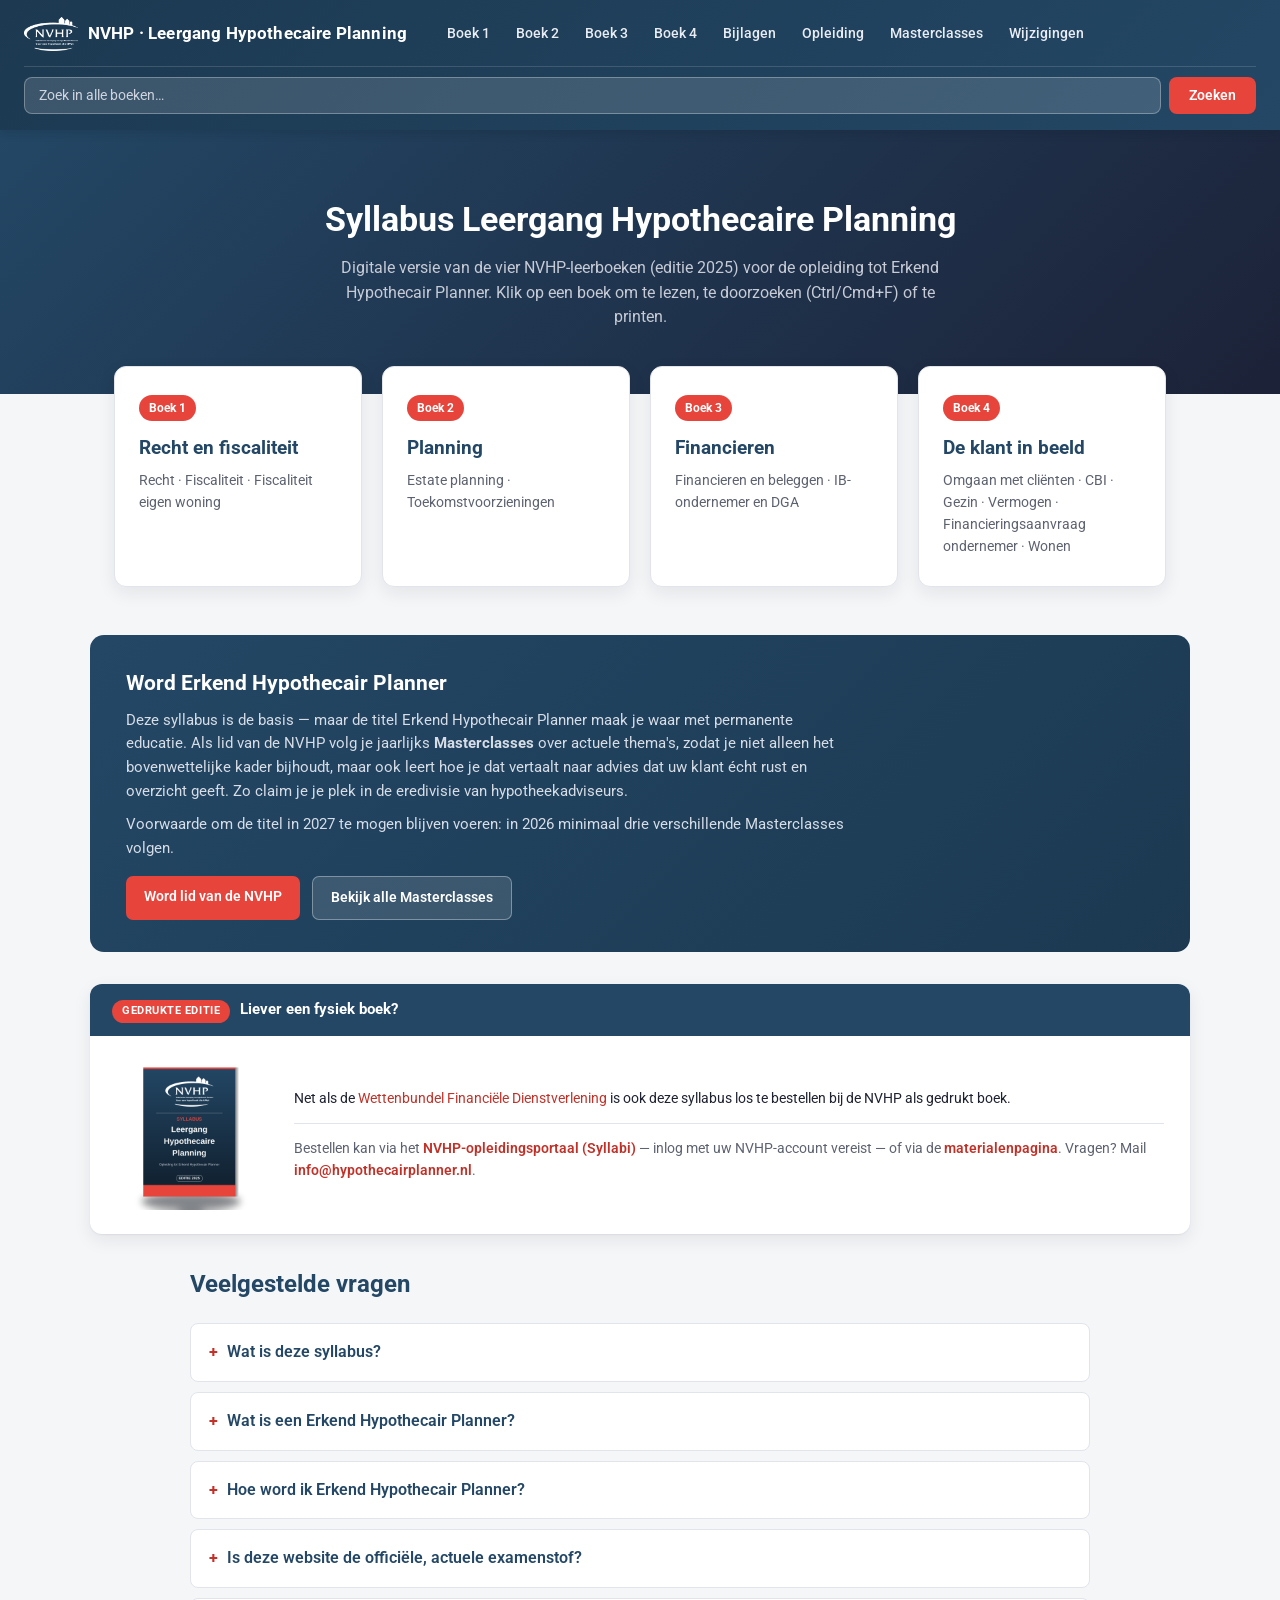
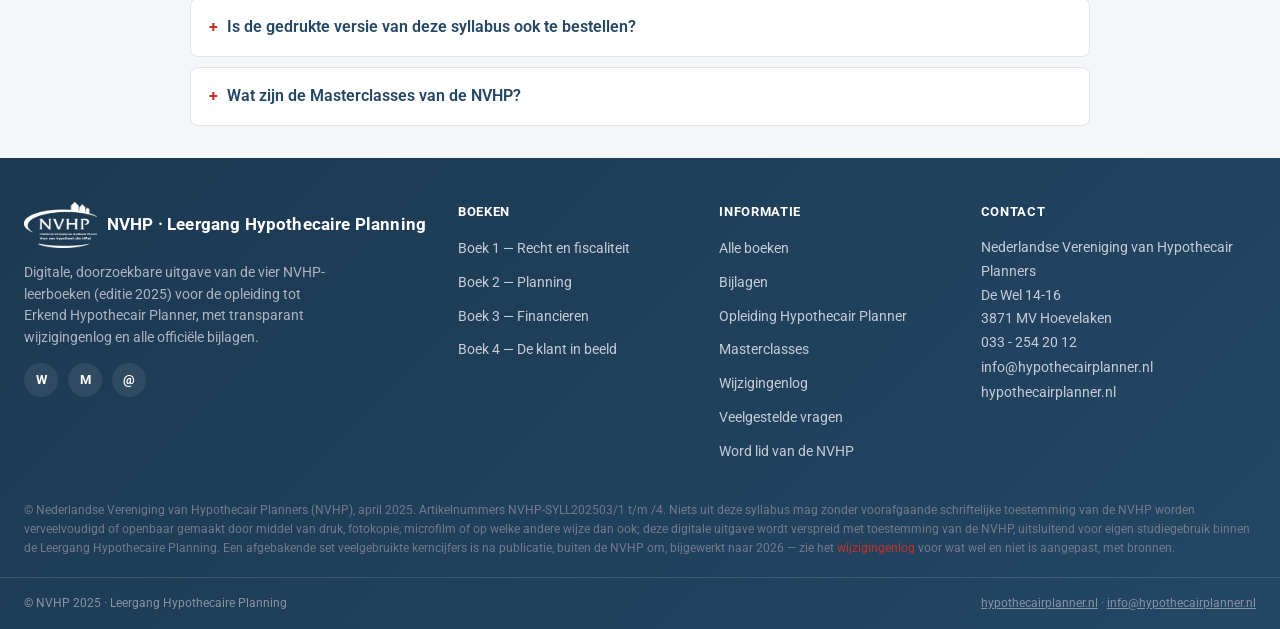
<file: index.html>
<!doctype html>
<html lang="nl">
<head>
<meta charset="utf-8">
<meta name="viewport" content="width=device-width, initial-scale=1">
<meta name="color-scheme" content="light">
<title>Syllabus — Leergang Hypothecaire Planning (NVHP)</title>
<meta name="description" content="Digitale syllabus van de Leergang Hypothecaire Planning, NVHP 2025 — vier boeken, doorzoekbaar en printklaar.">
<link rel="stylesheet" href="style.css">
<!-- seo-geo -->
<link rel="canonical" href="https://nvhp-syllabus.nl/">
<meta name="robots" content="index, follow">
<meta name="author" content="Nederlandse Vereniging van Hypothecair Planners (NVHP)">
<meta property="og:type" content="website">
<meta property="og:site_name" content="NVHP · Leergang Hypothecaire Planning">
<meta property="og:locale" content="nl_NL">
<meta property="og:title" content="Syllabus Leergang Hypothecaire Planning | NVHP">
<meta property="og:description" content="Digitale, doorzoekbare syllabus van de Leergang Hypothecaire Planning (NVHP, editie 2025) — alle 4 boeken, bijlagen en een transparant wijzigingenlog voor (aankomend) Erkend Hypothecair Planners.">
<meta property="og:url" content="https://nvhp-syllabus.nl/">
<meta property="og:image" content="https://nvhp-syllabus.nl/og-image.png">
<meta property="og:image:width" content="1200">
<meta property="og:image:height" content="630">
<meta name="twitter:card" content="summary_large_image">
<meta name="twitter:title" content="Syllabus Leergang Hypothecaire Planning | NVHP">
<meta name="twitter:description" content="Digitale, doorzoekbare syllabus van de Leergang Hypothecaire Planning (NVHP, editie 2025) — alle 4 boeken, bijlagen en een transparant wijzigingenlog voor (aankomend) Erkend Hypothecair Planners.">
<meta name="twitter:image" content="https://nvhp-syllabus.nl/og-image.png">
<link rel="icon" href="/favicon.svg" type="image/svg+xml">
<link rel="icon" href="/favicon.ico" sizes="any">
<link rel="apple-touch-icon" href="/apple-touch-icon.png">
<meta name="theme-color" content="#234765">
<script type="application/ld+json">{"@context": "https://schema.org", "@graph": [{"@type": "WebSite", "@id": "https://nvhp-syllabus.nl/#website", "name": "NVHP · Leergang Hypothecaire Planning", "url": "https://nvhp-syllabus.nl/", "inLanguage": "nl-NL", "publisher": {"@type": "Organization", "name": "Nederlandse Vereniging van Hypothecair Planners (NVHP)", "alternateName": "NVHP", "url": "https://www.hypothecairplanner.nl", "logo": "https://nvhp-syllabus.nl/apple-touch-icon.png", "sameAs": ["https://www.hypothecairplanner.nl"]}, "potentialAction": {"@type": "SearchAction", "target": {"@type": "EntryPoint", "urlTemplate": "https://nvhp-syllabus.nl/?q={search_term_string}"}, "query-input": "required name=search_term_string"}}, {"@type": "ItemList", "name": "Boeken in de syllabus", "itemListElement": [{"@type": "ListItem", "position": 1, "name": "Boek 1 — Recht en fiscaliteit", "url": "https://nvhp-syllabus.nl/boek1.html"}, {"@type": "ListItem", "position": 2, "name": "Boek 2 — Planning", "url": "https://nvhp-syllabus.nl/boek2.html"}, {"@type": "ListItem", "position": 3, "name": "Boek 3 — Financieren", "url": "https://nvhp-syllabus.nl/boek3.html"}, {"@type": "ListItem", "position": 4, "name": "Boek 4 — De klant in beeld", "url": "https://nvhp-syllabus.nl/boek4.html"}]}, {"@type": "FAQPage", "mainEntity": [{"@type": "Question", "name": "Wat is deze syllabus?", "acceptedAnswer": {"@type": "Answer", "text": "Dit is een digitale, doorzoekbare uitgave van de vier officiële NVHP-leerboeken (editie 2025) voor de Leergang Hypothecaire Planning, de opleiding tot Erkend Hypothecair Planner. De syllabus is gepubliceerd met toestemming van de Nederlandse Vereniging van Hypothecair Planners (NVHP), uitsluitend voor eigen studiegebruik."}}, {"@type": "Question", "name": "Wat is een Erkend Hypothecair Planner?", "acceptedAnswer": {"@type": "Answer", "text": "Een Erkend Hypothecair Planner (EHP) is een hypotheekadviseur die, bovenop het Wft-diploma Hypothecair Krediet, de Leergang Hypothecaire Planning heeft afgerond en lid is van de NVHP. EHP's onderhouden hun kennis jaarlijks via Masterclasses en onderwerpen zich aan de Gedragscode Erkend Hypothecair Planners."}}, {"@type": "Question", "name": "Hoe word ik Erkend Hypothecair Planner?", "acceptedAnswer": {"@type": "Answer", "text": "Eerst volgt u de Leergang Hypothecaire Planning bij een erkend opleidingsinstituut (o.a. DFO, Impact Opleidingen of Lindenhaeghe). Na het behalen van het diploma schrijft u zich in als lid bij de NVHP, waarmee u de beschermde titel Erkend Hypothecair Planner mag voeren."}}, {"@type": "Question", "name": "Is deze website de officiële, actuele examenstof?", "acceptedAnswer": {"@type": "Answer", "text": "Nee. De syllabus zelf is bijgewerkt tot 1 maart 2025. Een afgebakende set veelgebruikte kerncijfers is nadien, buiten de NVHP om, bijgewerkt naar 2026 — zie het transparante wijzigingenlog voor precies wat wel en niet is aangepast, met bron. Raadpleeg voor de officiële, actuele examenstof altijd de NVHP zelf."}}, {"@type": "Question", "name": "Is de gedrukte versie van deze syllabus ook te bestellen?", "acceptedAnswer": {"@type": "Answer", "text": "Ja. Net als de Wettenbundel Financiële Dienstverlening is de syllabus los te bestellen bij de NVHP als gedrukt boek, via het NVHP-opleidingsportaal (Syllabi) of de materialenpagina op hypothecairplanner.nl."}}, {"@type": "Question", "name": "Wat zijn de Masterclasses van de NVHP?", "acceptedAnswer": {"@type": "Answer", "text": "Jaarlijkse verdiepingsbijeenkomsten over actuele thema's in de hypothecaire advisering. Erkend Hypothecair Planners moeten jaarlijks minimaal drie verschillende Masterclasses volgen om de titel te mogen blijven voeren."}}]}, {"@type": "Organization", "name": "Nederlandse Vereniging van Hypothecair Planners (NVHP)", "alternateName": "NVHP", "url": "https://www.hypothecairplanner.nl", "logo": "https://nvhp-syllabus.nl/apple-touch-icon.png", "sameAs": ["https://www.hypothecairplanner.nl"]}]}</script>
</head>
<body>
<header class="site-header no-print">
  <div class="header-inner">
    <a class="brand" href="index.html"><img class="brand-logo" src="logo-white.png" alt="NVHP" width="152" height="96"><span class="brand-text">NVHP · Leergang Hypothecaire Planning</span></a>
    <nav class="header-nav" aria-label="Boeken en pagina's">
      <a href="boek1.html">Boek 1</a>
      <a href="boek2.html">Boek 2</a>
      <a href="boek3.html">Boek 3</a>
      <a href="boek4.html">Boek 4</a>
      <a href="bijlagen.html">Bijlagen</a>
      <a href="opleiding.html">Opleiding</a>
      <a href="masterclasses.html">Masterclasses</a>
      <a href="wijzigingen.html">Wijzigingen</a>
    </nav>
    <div class="header-search">
      <form class="header-search-form" id="site-search-form" role="search">
        <input type="search" id="site-search" placeholder="Zoek in alle boeken…" autocomplete="off" aria-label="Zoek in alle boeken">
        <button type="submit" class="header-search-btn">Zoeken</button>
      </form>
      <div id="search-results" class="search-results" hidden></div>
    </div>
  </div>
</header>

<section class="hero">
  <h1>Syllabus Leergang Hypothecaire Planning</h1>
  <p>Digitale versie van de vier NVHP-leerboeken (editie 2025) voor de opleiding tot Erkend Hypothecair Planner. Klik op een boek om te lezen, te doorzoeken (Ctrl/Cmd+F) of te printen.</p>
</section>

<div class="books-grid">
  <a class="book-card" href="boek1.html">
    <span class="num">Boek 1</span>
    <h2>Recht en fiscaliteit</h2>
    <p>Recht · Fiscaliteit · Fiscaliteit eigen woning</p>
  </a>
  <a class="book-card" href="boek2.html">
    <span class="num">Boek 2</span>
    <h2>Planning</h2>
    <p>Estate planning · Toekomstvoorzieningen</p>
  </a>
  <a class="book-card" href="boek3.html">
    <span class="num">Boek 3</span>
    <h2>Financieren</h2>
    <p>Financieren en beleggen · IB-ondernemer en DGA</p>
  </a>
  <a class="book-card" href="boek4.html">
    <span class="num">Boek 4</span>
    <h2>De klant in beeld</h2>
    <p>Omgaan met cliënten · CBI · Gezin · Vermogen · Financieringsaanvraag ondernemer · Wonen</p>
  </a>
</div>

<div class="ehp-promo" style="max-width:1100px; margin:0 auto 32px; margin-top:0;">
  <h2>Word Erkend Hypothecair Planner</h2>
  <p>Deze syllabus is de basis — maar de titel Erkend Hypothecair Planner maak je waar met permanente educatie. Als lid van de NVHP volg je jaarlijks <strong>Masterclasses</strong> over actuele thema's, zodat je niet alleen het bovenwettelijke kader bijhoudt, maar ook leert hoe je dat vertaalt naar advies dat uw klant écht rust en overzicht geeft. Zo claim je je plek in de eredivisie van hypotheekadviseurs.</p>
  <p>Voorwaarde om de titel in 2027 te mogen blijven voeren: in 2026 minimaal drie verschillende Masterclasses volgen.</p>
  <div class="ehp-actions">
    <a class="ehp-btn" href="https://www.hypothecairplanner.nl/adviseur/lidmaatschap/lid-worden" target="_blank" rel="noopener">Word lid van de NVHP</a>
    <a class="ehp-btn secondary" href="https://mc.hypothecairplanner.nl/" target="_blank" rel="noopener">Bekijk alle Masterclasses</a>
  </div>
</div>

<div class="mc-promo" style="max-width:1100px; margin:0 auto 32px;">
  <div class="mc-promo-header"><span class="mc-badge">Gedrukte editie</span><span class="mc-promo-title">Liever een fysiek boek?</span></div>
  <div class="mc-promo-body has-cover">
    <div class="mc-promo-cover"><img src="syllabus-omslag.png" alt="Omslag van de gedrukte NVHP-syllabus Leergang Hypothecaire Planning" width="300" height="300" loading="lazy"></div>
    <div class="mc-promo-text">
      <p class="mc-promo-intro">Net als de <a href="https://www.hypothecairplanner.nl/adviseur/materialen/wettenbundel" target="_blank" rel="noopener">Wettenbundel Financiële Dienstverlening</a> is ook deze syllabus los te bestellen bij de NVHP als gedrukt boek.</p>
      <p class="mc-promo-foot">Bestellen kan via het <a href="https://www.hypothecairplanner.nl/portal/syllabi" target="_blank" rel="noopener">NVHP-opleidingsportaal (Syllabi)</a> — inlog met uw NVHP-account vereist — of via de <a href="https://www.hypothecairplanner.nl/adviseur/materialen" target="_blank" rel="noopener">materialenpagina</a>. Vragen? Mail <a href="mailto:info@hypothecairplanner.nl">info@hypothecairplanner.nl</a>.</p>
    </div>
  </div>
</div>

<section class="faq-section" id="faq" style="max-width:900px; margin:0 auto 32px; scroll-margin-top:90px;">
  <h2 style="color:var(--nvhp-navy)">Veelgestelde vragen</h2>
  <details>
    <summary>Wat is deze syllabus?</summary>
    <p>Dit is een digitale, doorzoekbare uitgave van de vier officiële NVHP-leerboeken (editie 2025) voor de Leergang Hypothecaire Planning, de opleiding tot Erkend Hypothecair Planner. De syllabus is gepubliceerd met toestemming van de Nederlandse Vereniging van Hypothecair Planners (NVHP), uitsluitend voor eigen studiegebruik.</p>
  </details>
  <details>
    <summary>Wat is een Erkend Hypothecair Planner?</summary>
    <p>Een Erkend Hypothecair Planner (EHP) is een hypotheekadviseur die, bovenop het Wft-diploma Hypothecair Krediet, de Leergang Hypothecaire Planning heeft afgerond en lid is van de NVHP. EHP's onderhouden hun kennis jaarlijks via Masterclasses en onderwerpen zich aan de Gedragscode Erkend Hypothecair Planners.</p>
  </details>
  <details>
    <summary>Hoe word ik Erkend Hypothecair Planner?</summary>
    <p>Eerst volgt u de Leergang Hypothecaire Planning bij een erkend opleidingsinstituut (o.a. DFO, Impact Opleidingen of Lindenhaeghe). Na het behalen van het diploma schrijft u zich in als lid bij de NVHP, waarmee u de beschermde titel Erkend Hypothecair Planner mag voeren.</p>
  </details>
  <details>
    <summary>Is deze website de officiële, actuele examenstof?</summary>
    <p>Nee. De syllabus zelf is bijgewerkt tot 1 maart 2025. Een afgebakende set veelgebruikte kerncijfers is nadien, buiten de NVHP om, bijgewerkt naar 2026 — zie het transparante <a href="wijzigingen.html">wijzigingenlog</a> voor precies wat wel en niet is aangepast, met bron. Raadpleeg voor de officiële, actuele examenstof altijd de NVHP zelf.</p>
  </details>
  <details>
    <summary>Is de gedrukte versie van deze syllabus ook te bestellen?</summary>
    <p>Ja. Net als de Wettenbundel Financiële Dienstverlening is de syllabus los te bestellen bij de NVHP als gedrukt boek, via het NVHP-opleidingsportaal (Syllabi) of de materialenpagina op hypothecairplanner.nl.</p>
  </details>
  <details>
    <summary>Wat zijn de Masterclasses van de NVHP?</summary>
    <p>Jaarlijkse verdiepingsbijeenkomsten over actuele thema's in de hypothecaire advisering. Erkend Hypothecair Planners moeten jaarlijks minimaal drie verschillende Masterclasses volgen om de titel te mogen blijven voeren.</p>
  </details>
</section>

<footer class="site-footer-rich no-print">
  <div class="footer-main">
    <div class="footer-brand-col">
      <a class="brand" href="index.html"><img class="brand-logo" src="logo-white.png" alt="NVHP" width="152" height="96"><span class="brand-text">NVHP · Leergang Hypothecaire Planning</span></a>
      <p>Digitale, doorzoekbare uitgave van de vier NVHP-leerboeken (editie 2025) voor de opleiding tot Erkend Hypothecair Planner, met transparant wijzigingenlog en alle officiële bijlagen.</p>
      <div class="footer-social">
        <a href="https://www.hypothecairplanner.nl" target="_blank" rel="noopener" aria-label="NVHP website" title="hypothecairplanner.nl">W</a>
        <a href="https://mc.hypothecairplanner.nl/" target="_blank" rel="noopener" aria-label="NVHP Masterclasses" title="Masterclasses">M</a>
        <a href="mailto:info@hypothecairplanner.nl" aria-label="E-mail NVHP" title="E-mail">@</a>
      </div>
    </div>
    <div class="footer-col">
      <h3>Boeken</h3>
      <ul>
        <li><a href="boek1.html">Boek 1 — Recht en fiscaliteit</a></li>
        <li><a href="boek2.html">Boek 2 — Planning</a></li>
        <li><a href="boek3.html">Boek 3 — Financieren</a></li>
        <li><a href="boek4.html">Boek 4 — De klant in beeld</a></li>
      </ul>
    </div>
    <div class="footer-col">
      <h3>Informatie</h3>
      <ul>
        <li><a href="index.html">Alle boeken</a></li>
        <li><a href="bijlagen.html">Bijlagen</a></li>
        <li><a href="opleiding.html">Opleiding Hypothecair Planner</a></li>
        <li><a href="masterclasses.html">Masterclasses</a></li>
        <li><a href="wijzigingen.html">Wijzigingenlog</a></li>
        <li><a href="index.html#faq">Veelgestelde vragen</a></li>
        <li><a href="https://www.hypothecairplanner.nl/adviseur/lidmaatschap/lid-worden" target="_blank" rel="noopener">Word lid van de NVHP</a></li>
      </ul>
    </div>
    <div class="footer-col footer-contact-col">
      <h3>Contact</h3>
      <address>
        Nederlandse Vereniging van Hypothecair Planners<br>
        De Wel 14-16<br>
        3871 MV Hoevelaken<br>
        033 - 254 20 12<br>
        <a href="mailto:info@hypothecairplanner.nl">info@hypothecairplanner.nl</a><br>
        <a href="https://www.hypothecairplanner.nl" target="_blank" rel="noopener">hypothecairplanner.nl</a>
      </address>
    </div>
  </div>
  <p class="footer-legal">© Nederlandse Vereniging van Hypothecair Planners (NVHP), april 2025. Artikelnummers NVHP-SYLL202503/1 t/m /4. Niets uit deze syllabus mag zonder voorafgaande schriftelijke toestemming van de NVHP worden verveelvoudigd of openbaar gemaakt door middel van druk, fotokopie, microfilm of op welke andere wijze dan ook; deze digitale uitgave wordt verspreid met toestemming van de NVHP, uitsluitend voor eigen studiegebruik binnen de Leergang Hypothecaire Planning. Een afgebakende set veelgebruikte kerncijfers is na publicatie, buiten de NVHP om, bijgewerkt naar 2026 — zie het <a href="wijzigingen.html">wijzigingenlog</a> voor wat wel en niet is aangepast, met bronnen.</p>
  <div class="footer-bottom">
    <div class="footer-bottom-inner">
      <span>&copy; NVHP 2025 &middot; Leergang Hypothecaire Planning</span>
      <span><a href="https://www.hypothecairplanner.nl" target="_blank" rel="noopener">hypothecairplanner.nl</a> &middot; <a href="mailto:info@hypothecairplanner.nl">info@hypothecairplanner.nl</a></span>
    </div>
  </div>
</footer>
<script src="search.js" defer></script>
</body>
</html>
</file>
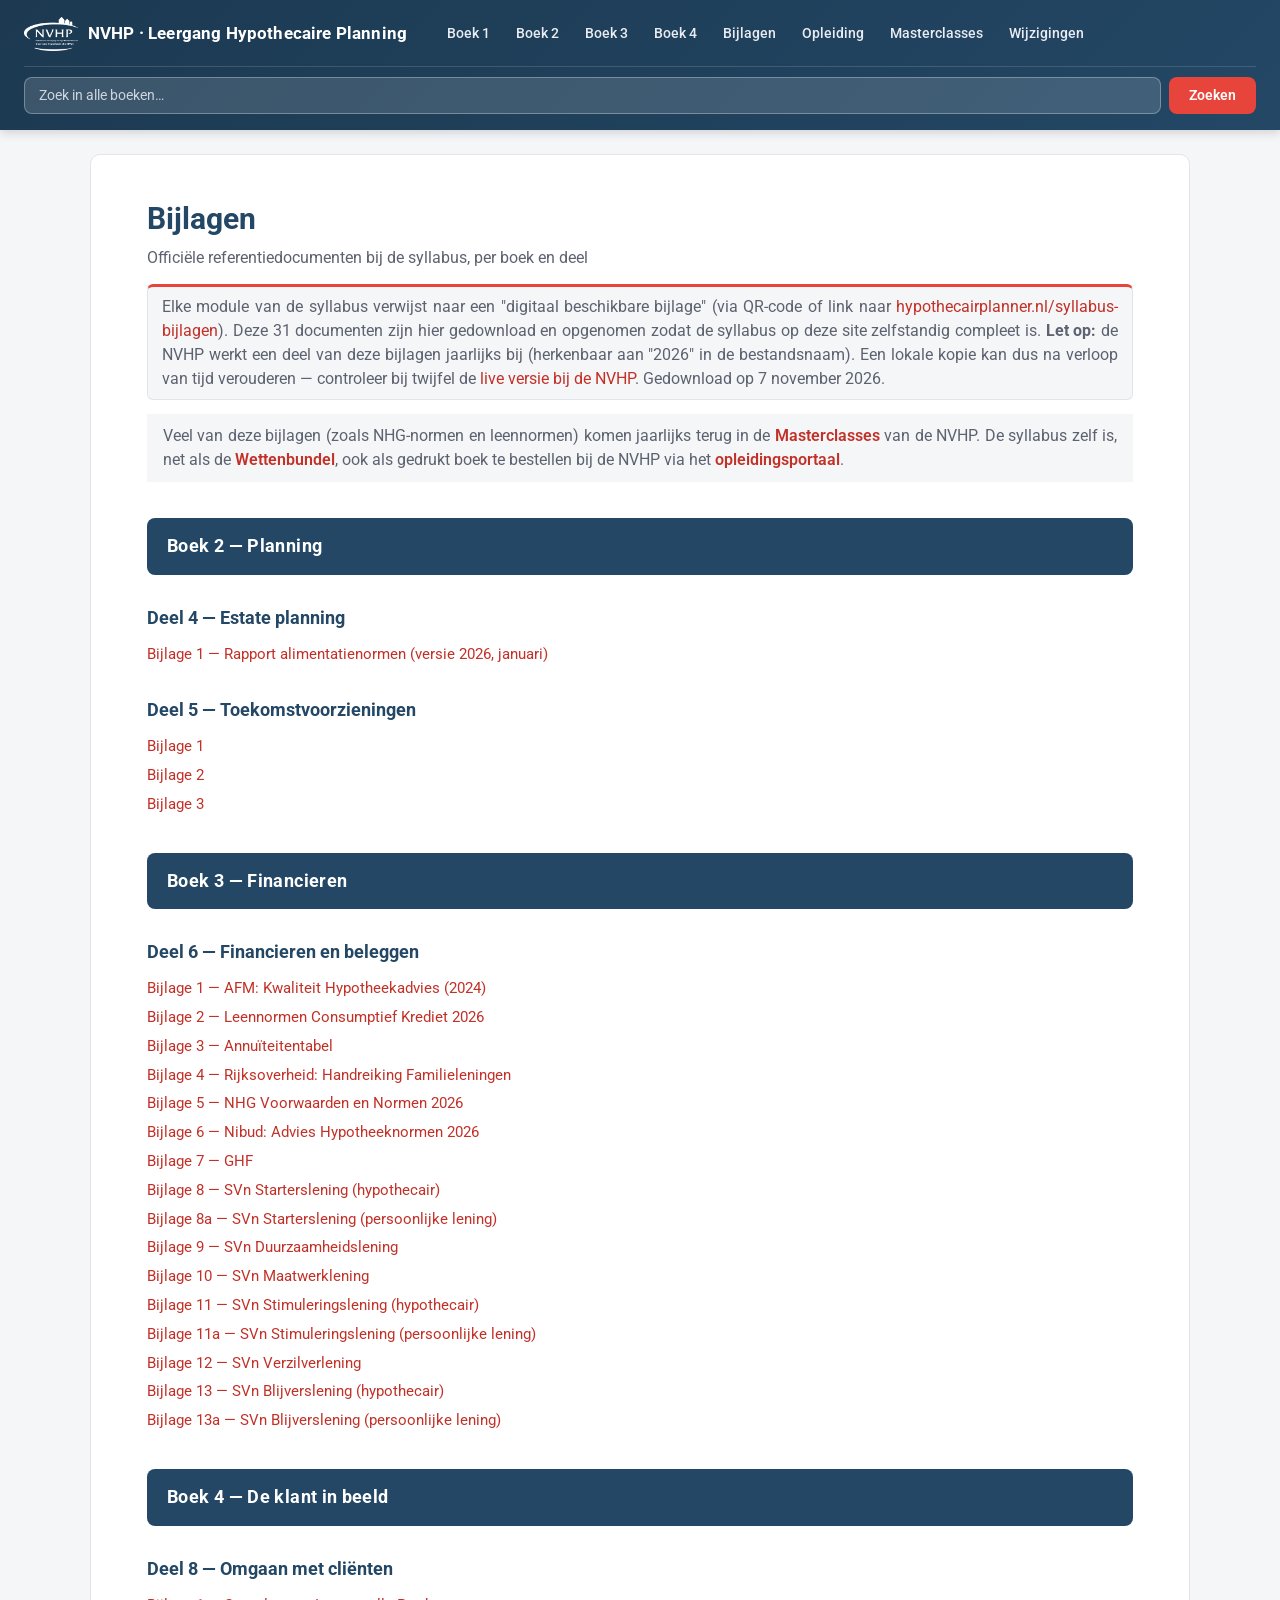
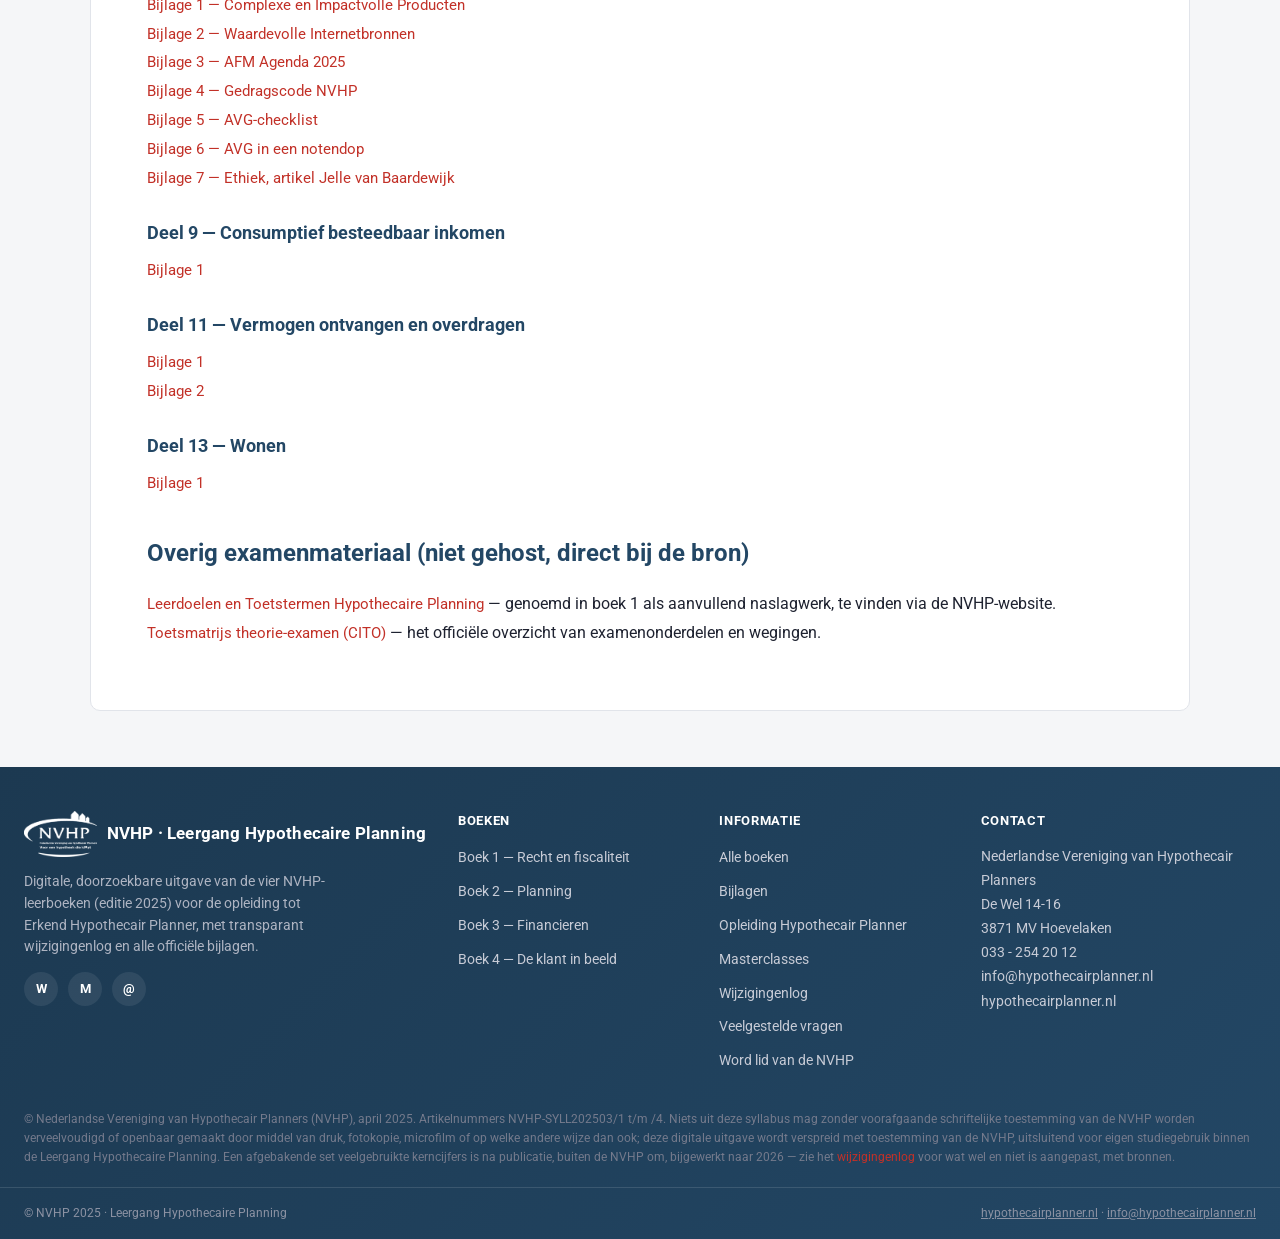
<file: bijlagen.html>
<!doctype html>
<html lang="nl">
<head>
<meta charset="utf-8">
<meta name="viewport" content="width=device-width, initial-scale=1">
<meta name="color-scheme" content="light">
<title>Bijlagen — NVHP Syllabus</title>
<meta name="description" content="De officiële NVHP-bijlagen bij de syllabus Leergang Hypothecaire Planning: NHG-normen, leennormen, Nibud-advies, gedragscode, AVG en meer.">
<link rel="stylesheet" href="style.css">
<!-- seo-geo -->
<link rel="canonical" href="https://nvhp-syllabus.nl/bijlagen.html">
<meta name="robots" content="index, follow">
<meta name="author" content="Nederlandse Vereniging van Hypothecair Planners (NVHP)">
<meta property="og:type" content="website">
<meta property="og:site_name" content="NVHP · Leergang Hypothecaire Planning">
<meta property="og:locale" content="nl_NL">
<meta property="og:title" content="Bijlagen — NVHP Syllabus Hypothecaire Planning">
<meta property="og:description" content="Alle officiële NVHP-referentiedocumenten bij de syllabus: NHG-voorwaarden en -normen, leennormen, Nibud-advies, gedragscode, AVG-materiaal en SVn-productvoorwaarden.">
<meta property="og:url" content="https://nvhp-syllabus.nl/bijlagen.html">
<meta property="og:image" content="https://nvhp-syllabus.nl/og-image.png">
<meta property="og:image:width" content="1200">
<meta property="og:image:height" content="630">
<meta name="twitter:card" content="summary_large_image">
<meta name="twitter:title" content="Bijlagen — NVHP Syllabus Hypothecaire Planning">
<meta name="twitter:description" content="Alle officiële NVHP-referentiedocumenten bij de syllabus: NHG-voorwaarden en -normen, leennormen, Nibud-advies, gedragscode, AVG-materiaal en SVn-productvoorwaarden.">
<meta name="twitter:image" content="https://nvhp-syllabus.nl/og-image.png">
<link rel="icon" href="/favicon.svg" type="image/svg+xml">
<link rel="icon" href="/favicon.ico" sizes="any">
<link rel="apple-touch-icon" href="/apple-touch-icon.png">
<meta name="theme-color" content="#234765">
<script type="application/ld+json">{"@context": "https://schema.org", "@graph": [{"@type": "CollectionPage", "name": "Bijlagen — NVHP Syllabus Hypothecaire Planning", "url": "https://nvhp-syllabus.nl/bijlagen.html", "description": "Alle officiële NVHP-referentiedocumenten bij de syllabus: NHG-voorwaarden en -normen, leennormen, Nibud-advies, gedragscode, AVG-materiaal en SVn-productvoorwaarden.", "isPartOf": {"@type": "WebSite", "url": "https://nvhp-syllabus.nl/"}}, {"@type": "BreadcrumbList", "itemListElement": [{"@type": "ListItem", "position": 1, "name": "Alle boeken", "item": "https://nvhp-syllabus.nl/"}, {"@type": "ListItem", "position": 2, "name": "Bijlagen", "item": "https://nvhp-syllabus.nl/bijlagen.html"}]}]}</script>
</head>
<body>
<header class="site-header no-print">
  <div class="header-inner">
    <a class="brand" href="index.html"><img class="brand-logo" src="logo-white.png" alt="NVHP" width="152" height="96"><span class="brand-text">NVHP · Leergang Hypothecaire Planning</span></a>
    <nav class="header-nav" aria-label="Boeken en pagina's">
      <a href="boek1.html">Boek 1</a>
      <a href="boek2.html">Boek 2</a>
      <a href="boek3.html">Boek 3</a>
      <a href="boek4.html">Boek 4</a>
      <a href="bijlagen.html">Bijlagen</a>
      <a href="opleiding.html">Opleiding</a>
      <a href="masterclasses.html">Masterclasses</a>
      <a href="wijzigingen.html">Wijzigingen</a>
    </nav>
    <div class="header-search">
      <form class="header-search-form" id="site-search-form" role="search">
        <input type="search" id="site-search" placeholder="Zoek in alle boeken…" autocomplete="off" aria-label="Zoek in alle boeken">
        <button type="submit" class="header-search-btn">Zoeken</button>
      </form>
      <div id="search-results" class="search-results" hidden></div>
    </div>
  </div>
</header>

<div class="layout" style="grid-template-columns: 1fr;">
  <main class="content" style="max-width: 1100px; margin: 0 auto;">
    <h1 class="book-title">Bijlagen</h1>
    <p class="book-subtitle">Officiële referentiedocumenten bij de syllabus, per boek en deel</p>

    <p class="copyright-note">
      Elke module van de syllabus verwijst naar een "digitaal beschikbare bijlage" (via QR-code of link naar
      <a href="https://www.hypothecairplanner.nl/syllabus-bijlagen" target="_blank" rel="noopener">hypothecairplanner.nl/syllabus-bijlagen</a>).
      Deze 31 documenten zijn hier gedownload en opgenomen zodat de syllabus op deze site zelfstandig compleet is.
      <strong>Let op:</strong> de NVHP werkt een deel van deze bijlagen jaarlijks bij (herkenbaar aan "2026" in de
      bestandsnaam). Een lokale kopie kan dus na verloop van tijd verouderen — controleer bij twijfel de
      <a href="https://www.hypothecairplanner.nl/syllabus-bijlagen" target="_blank" rel="noopener">live versie bij de NVHP</a>.
      Gedownload op <span id="fetch-date"></span>.
    </p>

    <p class="mc-inline-note no-print">Veel van deze bijlagen (zoals NHG-normen en leennormen) komen jaarlijks terug in de <a href="https://mc.hypothecairplanner.nl/" target="_blank" rel="noopener">Masterclasses</a> van de NVHP. De syllabus zelf is, net als de <a href="https://www.hypothecairplanner.nl/adviseur/materialen/wettenbundel" target="_blank" rel="noopener">Wettenbundel</a>, ook als gedrukt boek te bestellen bij de NVHP via het <a href="https://www.hypothecairplanner.nl/portal/syllabi" target="_blank" rel="noopener">opleidingsportaal</a>.</p>

    <h2 class="deel" style="display:block;">Boek 2 — Planning</h2>
    <h3 style="color:var(--nvhp-navy);">Deel 4 — Estate planning</h3>
    <ul class="bijlage-list">
      <li><a href="bijlagen/boek2-deel4/bijlage-1-rapport-alimentatienormen-2026.pdf" target="_blank">Bijlage 1 — Rapport alimentatienormen (versie 2026, januari)</a></li>
    </ul>
    <h3 style="color:var(--nvhp-navy);">Deel 5 — Toekomstvoorzieningen</h3>
    <ul class="bijlage-list">
      <li><a href="bijlagen/boek2-deel5/bijlage-1.pdf" target="_blank">Bijlage 1</a></li>
      <li><a href="bijlagen/boek2-deel5/bijlage-2.pdf" target="_blank">Bijlage 2</a></li>
      <li><a href="bijlagen/boek2-deel5/bijlage-3.pdf" target="_blank">Bijlage 3</a></li>
    </ul>

    <h2 class="deel" style="display:block;">Boek 3 — Financieren</h2>
    <h3 style="color:var(--nvhp-navy);">Deel 6 — Financieren en beleggen</h3>
    <ul class="bijlage-list">
      <li><a href="bijlagen/boek3-deel6/bijlage-1-kwaliteit-hypotheekadvies-2024-afm.pdf" target="_blank">Bijlage 1 — AFM: Kwaliteit Hypotheekadvies (2024)</a></li>
      <li><a href="bijlagen/boek3-deel6/bijlage-2-leennormen-ck-2026.pdf" target="_blank">Bijlage 2 — Leennormen Consumptief Krediet 2026</a></li>
      <li><a href="bijlagen/boek3-deel6/bijlage-3-annuiteitentabel.pdf" target="_blank">Bijlage 3 — Annuïteitentabel</a></li>
      <li><a href="bijlagen/boek3-deel6/bijlage-4-handreiking-familieleningen.pdf" target="_blank">Bijlage 4 — Rijksoverheid: Handreiking Familieleningen</a></li>
      <li><a href="bijlagen/boek3-deel6/bijlage-5-nhg-voorwaarden-en-normen-2026.pdf" target="_blank">Bijlage 5 — NHG Voorwaarden en Normen 2026</a></li>
      <li><a href="bijlagen/boek3-deel6/bijlage-6-nibud-advies-hypotheeknormen-2026.pdf" target="_blank">Bijlage 6 — Nibud: Advies Hypotheeknormen 2026</a></li>
      <li><a href="bijlagen/boek3-deel6/bijlage-7-ghf.pdf" target="_blank">Bijlage 7 — GHF</a></li>
      <li><a href="bijlagen/boek3-deel6/bijlage-8-svn-starterslening-hypothecair.pdf" target="_blank">Bijlage 8 — SVn Starterslening (hypothecair)</a></li>
      <li><a href="bijlagen/boek3-deel6/bijlage-8a-svn-starterslening-persoonlijke-lening.pdf" target="_blank">Bijlage 8a — SVn Starterslening (persoonlijke lening)</a></li>
      <li><a href="bijlagen/boek3-deel6/bijlage-9-svn-duurzaamheidslening.pdf" target="_blank">Bijlage 9 — SVn Duurzaamheidslening</a></li>
      <li><a href="bijlagen/boek3-deel6/bijlage-10-svn-maatwerklening.pdf" target="_blank">Bijlage 10 — SVn Maatwerklening</a></li>
      <li><a href="bijlagen/boek3-deel6/bijlage-11-svn-stimuleringslening-hypothecair.pdf" target="_blank">Bijlage 11 — SVn Stimuleringslening (hypothecair)</a></li>
      <li><a href="bijlagen/boek3-deel6/bijlage-11a-svn-stimuleringslening-persoonlijke-lening.pdf" target="_blank">Bijlage 11a — SVn Stimuleringslening (persoonlijke lening)</a></li>
      <li><a href="bijlagen/boek3-deel6/bijlage-12-svn-verzilverlening.pdf" target="_blank">Bijlage 12 — SVn Verzilverlening</a></li>
      <li><a href="bijlagen/boek3-deel6/bijlage-13-svn-blijverslening-hypothecair.pdf" target="_blank">Bijlage 13 — SVn Blijverslening (hypothecair)</a></li>
      <li><a href="bijlagen/boek3-deel6/bijlage-13a-svn-blijverslening-persoonlijke-lening.pdf" target="_blank">Bijlage 13a — SVn Blijverslening (persoonlijke lening)</a></li>
    </ul>

    <h2 class="deel" style="display:block;">Boek 4 — De klant in beeld</h2>
    <h3 style="color:var(--nvhp-navy);">Deel 8 — Omgaan met cliënten</h3>
    <ul class="bijlage-list">
      <li><a href="bijlagen/boek4-deel8/bijlage-1-complexe-en-impactvolle-producten.pdf" target="_blank">Bijlage 1 — Complexe en Impactvolle Producten</a></li>
      <li><a href="bijlagen/boek4-deel8/bijlage-2-waardevolle-internetbronnen.pdf" target="_blank">Bijlage 2 — Waardevolle Internetbronnen</a></li>
      <li><a href="bijlagen/boek4-deel8/bijlage-3-afm-agenda-2025.pdf" target="_blank">Bijlage 3 — AFM Agenda 2025</a></li>
      <li><a href="bijlagen/boek4-deel8/bijlage-4-gedragscode-nvhp.pdf" target="_blank">Bijlage 4 — Gedragscode NVHP</a></li>
      <li><a href="bijlagen/boek4-deel8/bijlage-5-avg-checklist.pdf" target="_blank">Bijlage 5 — AVG-checklist</a></li>
      <li><a href="bijlagen/boek4-deel8/bijlage-6-avg-in-een-notendop.pdf" target="_blank">Bijlage 6 — AVG in een notendop</a></li>
      <li><a href="bijlagen/boek4-deel8/bijlage-7-ethiek-artikel-jelle-van-baardewijk.pdf" target="_blank">Bijlage 7 — Ethiek, artikel Jelle van Baardewijk</a></li>
    </ul>
    <h3 style="color:var(--nvhp-navy);">Deel 9 — Consumptief besteedbaar inkomen</h3>
    <ul class="bijlage-list">
      <li><a href="bijlagen/boek4-deel9/bijlage-1.pdf" target="_blank">Bijlage 1</a></li>
    </ul>
    <h3 style="color:var(--nvhp-navy);">Deel 11 — Vermogen ontvangen en overdragen</h3>
    <ul class="bijlage-list">
      <li><a href="bijlagen/boek4-deel11/bijlage-1.pdf" target="_blank">Bijlage 1</a></li>
      <li><a href="bijlagen/boek4-deel11/bijlage-2.pdf" target="_blank">Bijlage 2</a></li>
    </ul>
    <h3 style="color:var(--nvhp-navy);">Deel 13 — Wonen</h3>
    <ul class="bijlage-list">
      <li><a href="bijlagen/boek4-deel13/bijlage-1.pdf" target="_blank">Bijlage 1</a></li>
    </ul>

    <h2 style="color:var(--nvhp-navy); margin-top:40px;">Overig examenmateriaal (niet gehost, direct bij de bron)</h2>
    <ul class="bijlage-list">
      <li><a href="https://www.hypothecairplanner.nl" target="_blank" rel="noopener">Leerdoelen en Toetstermen Hypothecaire Planning</a> — genoemd in boek 1 als aanvullend naslagwerk, te vinden via de NVHP-website.</li>
      <li><a href="https://cito.nl/media/rvrdd2el/toetsmatrijs-theorie-examen-per-1-april-2025.pdf" target="_blank" rel="noopener">Toetsmatrijs theorie-examen (CITO)</a> — het officiële overzicht van examenonderdelen en wegingen.</li>
    </ul>
  </main>
</div>
<footer class="site-footer-rich no-print">
  <div class="footer-main">
    <div class="footer-brand-col">
      <a class="brand" href="index.html"><img class="brand-logo" src="logo-white.png" alt="NVHP" width="152" height="96"><span class="brand-text">NVHP · Leergang Hypothecaire Planning</span></a>
      <p>Digitale, doorzoekbare uitgave van de vier NVHP-leerboeken (editie 2025) voor de opleiding tot Erkend Hypothecair Planner, met transparant wijzigingenlog en alle officiële bijlagen.</p>
      <div class="footer-social">
        <a href="https://www.hypothecairplanner.nl" target="_blank" rel="noopener" aria-label="NVHP website" title="hypothecairplanner.nl">W</a>
        <a href="https://mc.hypothecairplanner.nl/" target="_blank" rel="noopener" aria-label="NVHP Masterclasses" title="Masterclasses">M</a>
        <a href="mailto:info@hypothecairplanner.nl" aria-label="E-mail NVHP" title="E-mail">@</a>
      </div>
    </div>
    <div class="footer-col">
      <h3>Boeken</h3>
      <ul>
        <li><a href="boek1.html">Boek 1 — Recht en fiscaliteit</a></li>
        <li><a href="boek2.html">Boek 2 — Planning</a></li>
        <li><a href="boek3.html">Boek 3 — Financieren</a></li>
        <li><a href="boek4.html">Boek 4 — De klant in beeld</a></li>
      </ul>
    </div>
    <div class="footer-col">
      <h3>Informatie</h3>
      <ul>
        <li><a href="index.html">Alle boeken</a></li>
        <li><a href="bijlagen.html">Bijlagen</a></li>
        <li><a href="opleiding.html">Opleiding Hypothecair Planner</a></li>
        <li><a href="masterclasses.html">Masterclasses</a></li>
        <li><a href="wijzigingen.html">Wijzigingenlog</a></li>
        <li><a href="index.html#faq">Veelgestelde vragen</a></li>
        <li><a href="https://www.hypothecairplanner.nl/adviseur/lidmaatschap/lid-worden" target="_blank" rel="noopener">Word lid van de NVHP</a></li>
      </ul>
    </div>
    <div class="footer-col footer-contact-col">
      <h3>Contact</h3>
      <address>
        Nederlandse Vereniging van Hypothecair Planners<br>
        De Wel 14-16<br>
        3871 MV Hoevelaken<br>
        033 - 254 20 12<br>
        <a href="mailto:info@hypothecairplanner.nl">info@hypothecairplanner.nl</a><br>
        <a href="https://www.hypothecairplanner.nl" target="_blank" rel="noopener">hypothecairplanner.nl</a>
      </address>
    </div>
  </div>
  <p class="footer-legal">© Nederlandse Vereniging van Hypothecair Planners (NVHP), april 2025. Artikelnummers NVHP-SYLL202503/1 t/m /4. Niets uit deze syllabus mag zonder voorafgaande schriftelijke toestemming van de NVHP worden verveelvoudigd of openbaar gemaakt door middel van druk, fotokopie, microfilm of op welke andere wijze dan ook; deze digitale uitgave wordt verspreid met toestemming van de NVHP, uitsluitend voor eigen studiegebruik binnen de Leergang Hypothecaire Planning. Een afgebakende set veelgebruikte kerncijfers is na publicatie, buiten de NVHP om, bijgewerkt naar 2026 — zie het <a href="wijzigingen.html">wijzigingenlog</a> voor wat wel en niet is aangepast, met bronnen.</p>
  <div class="footer-bottom">
    <div class="footer-bottom-inner">
      <span>&copy; NVHP 2025 &middot; Leergang Hypothecaire Planning</span>
      <span><a href="https://www.hypothecairplanner.nl" target="_blank" rel="noopener">hypothecairplanner.nl</a> &middot; <a href="mailto:info@hypothecairplanner.nl">info@hypothecairplanner.nl</a></span>
    </div>
  </div>
</footer>

<style>
  .bijlage-list { list-style: none; margin: 0 0 24px; padding: 0; }
  .bijlage-list li { margin: 4px 0; }
  .bijlage-list a { font-size: .92rem; }
  .content h2.deel { margin-top: 36px; }
</style>
<script>
document.getElementById('fetch-date').textContent = '7 november 2026';
</script>
<script src="search.js" defer></script>
</body>
</html>
</file>
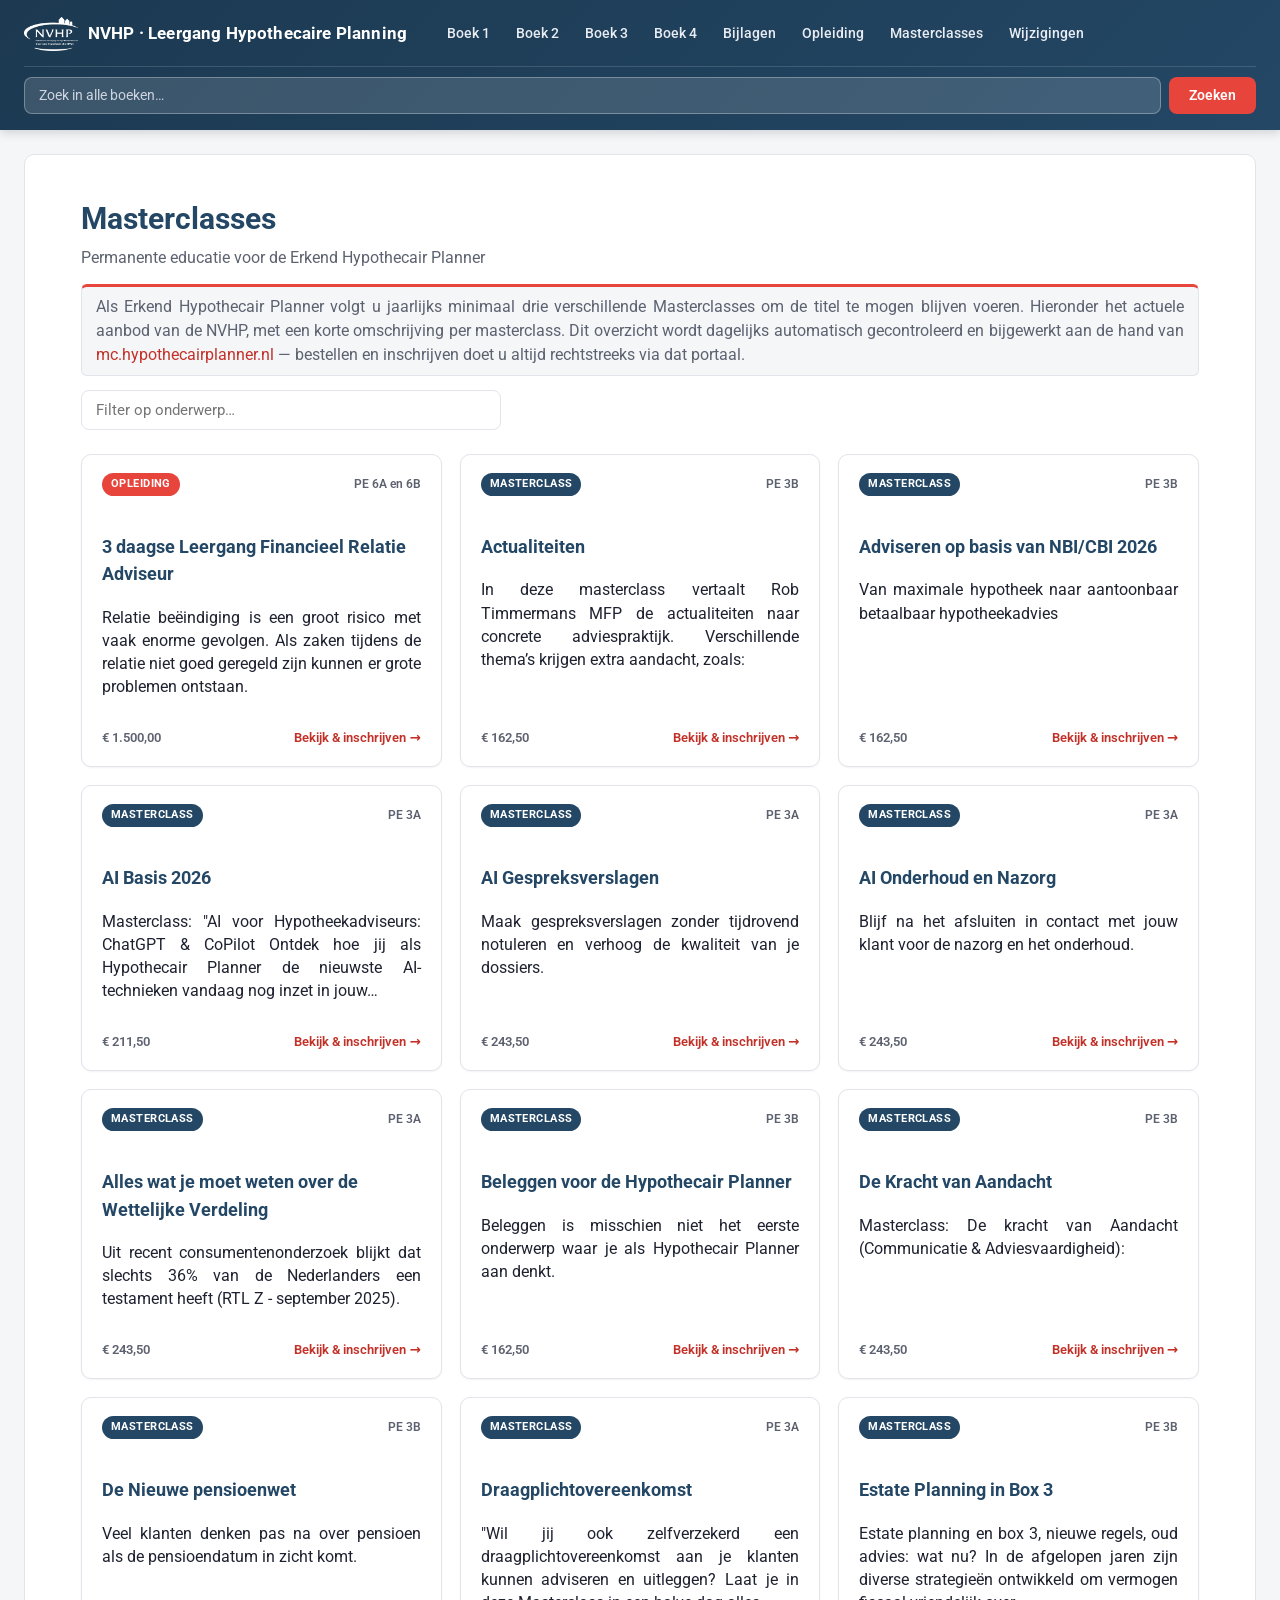
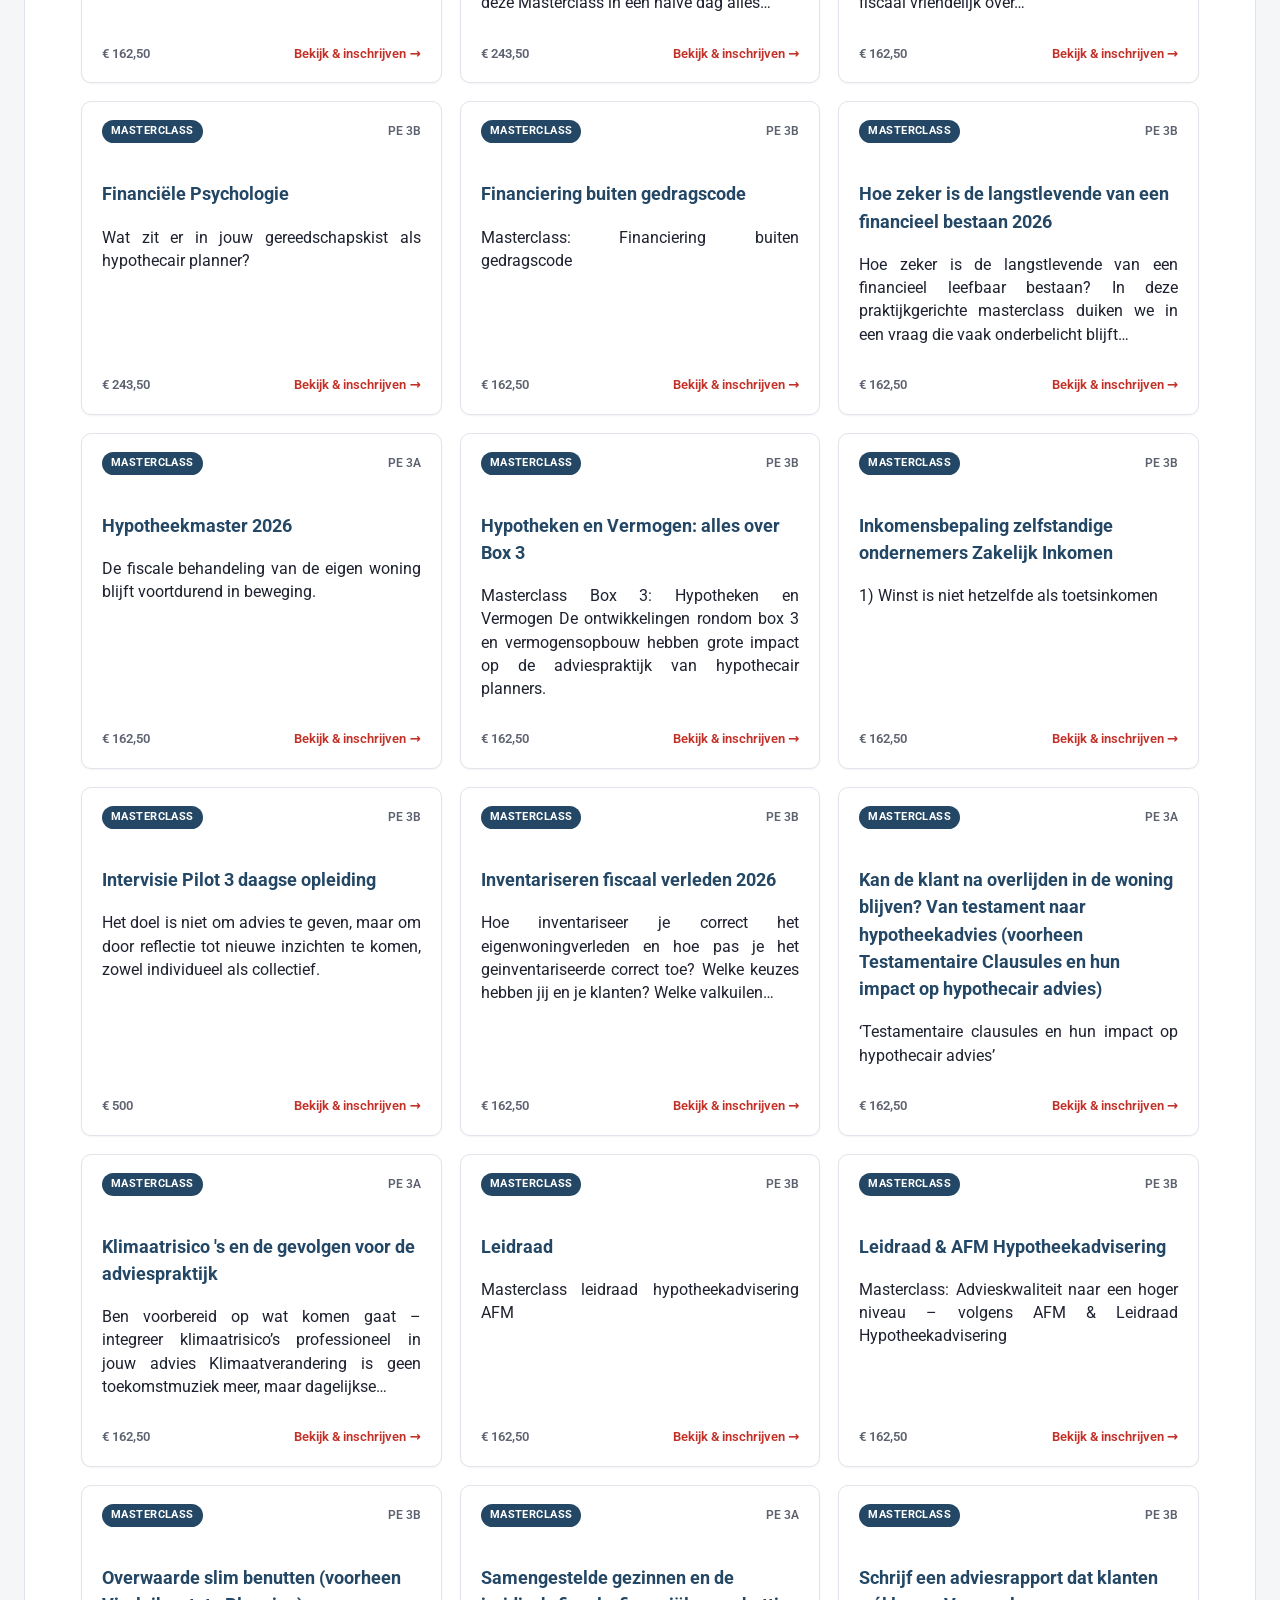
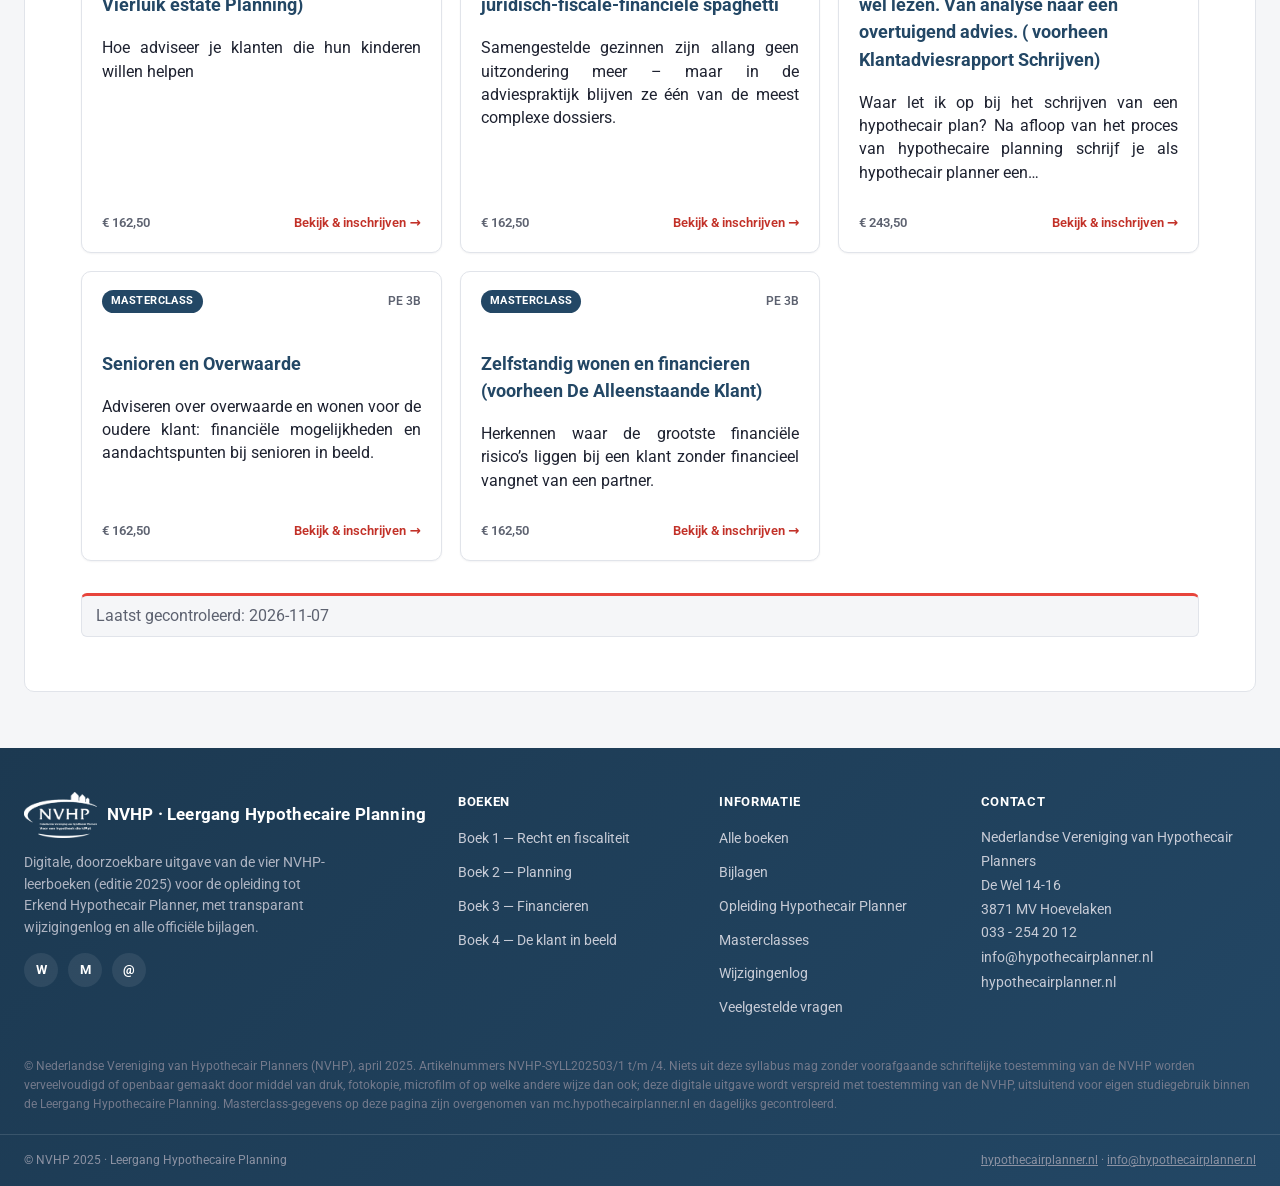
<file: masterclasses.html>
<!doctype html>
<html lang="nl">
<head>
<meta charset="utf-8">
<meta name="viewport" content="width=device-width, initial-scale=1">
<meta name="color-scheme" content="light">
<title>Masterclasses — NVHP Syllabus</title>
<meta name="description" content="Overzicht van alle actuele NVHP-Masterclasses voor Erkend Hypothecair Planners: korte omschrijving, PE-punten en prijs per masterclass.">
<link rel="stylesheet" href="style.css">
<!-- seo-geo -->
<link rel="canonical" href="https://nvhp-syllabus.nl/masterclasses.html">
<meta name="robots" content="index, follow">
<meta name="author" content="Nederlandse Vereniging van Hypothecair Planners (NVHP)">
<meta property="og:type" content="website">
<meta property="og:site_name" content="NVHP · Leergang Hypothecaire Planning">
<meta property="og:locale" content="nl_NL">
<meta property="og:title" content="Masterclasses — NVHP Syllabus Hypothecaire Planning">
<meta property="og:description" content="Overzicht van alle actuele NVHP-Masterclasses voor Erkend Hypothecair Planners: korte omschrijving, PE-punten en prijs per masterclass.">
<meta property="og:url" content="https://nvhp-syllabus.nl/masterclasses.html">
<meta property="og:image" content="https://nvhp-syllabus.nl/og-image-masterclasses.png">
<meta property="og:image:width" content="1200">
<meta property="og:image:height" content="630">
<meta name="twitter:card" content="summary_large_image">
<meta name="twitter:title" content="Masterclasses — NVHP Syllabus Hypothecaire Planning">
<meta name="twitter:description" content="Overzicht van alle actuele NVHP-Masterclasses voor Erkend Hypothecair Planners: korte omschrijving, PE-punten en prijs per masterclass.">
<meta name="twitter:image" content="https://nvhp-syllabus.nl/og-image-masterclasses.png">
<link rel="icon" href="/favicon.svg" type="image/svg+xml">
<link rel="icon" href="/favicon.ico" sizes="any">
<link rel="apple-touch-icon" href="/apple-touch-icon.png">
<meta name="theme-color" content="#234765">
<script type="application/ld+json">{"@context": "https://schema.org", "@graph": [{"@type": "CollectionPage", "name": "Masterclasses — NVHP Syllabus Hypothecaire Planning", "url": "https://nvhp-syllabus.nl/masterclasses.html", "description": "Overzicht van alle actuele NVHP-Masterclasses voor Erkend Hypothecair Planners."}, {"@type": "BreadcrumbList", "itemListElement": [{"@type": "ListItem", "position": 1, "name": "Alle boeken", "item": "https://nvhp-syllabus.nl/"}, {"@type": "ListItem", "position": 2, "name": "Masterclasses", "item": "https://nvhp-syllabus.nl/masterclasses.html"}]}]}</script>
</head>
<body>
<header class="site-header no-print">
  <div class="header-inner">
    <a class="brand" href="index.html"><img class="brand-logo" src="logo-white.png" alt="NVHP" width="152" height="96"><span class="brand-text">NVHP · Leergang Hypothecaire Planning</span></a>
    <nav class="header-nav" aria-label="Boeken en pagina's">
      <a href="boek1.html">Boek 1</a>
      <a href="boek2.html">Boek 2</a>
      <a href="boek3.html">Boek 3</a>
      <a href="boek4.html">Boek 4</a>
      <a href="bijlagen.html">Bijlagen</a>
      <a href="opleiding.html">Opleiding</a>
      <a href="masterclasses.html">Masterclasses</a>
      <a href="wijzigingen.html">Wijzigingen</a>
    </nav>
    <div class="header-search">
      <form class="header-search-form" id="site-search-form" role="search">
        <input type="search" id="site-search" placeholder="Zoek in alle boeken…" autocomplete="off" aria-label="Zoek in alle boeken">
        <button type="submit" class="header-search-btn">Zoeken</button>
      </form>
      <div id="search-results" class="search-results" hidden></div>
    </div>
  </div>
</header>

<div class="layout" style="grid-template-columns: 1fr;">
  <main class="content" style="max-width: 1280px; margin: 0 auto;">
    <h1 class="book-title">Masterclasses</h1>
    <p class="book-subtitle">Permanente educatie voor de Erkend Hypothecair Planner</p>

    <p class="copyright-note">
      Als Erkend Hypothecair Planner volgt u jaarlijks minimaal drie verschillende Masterclasses om de titel
      te mogen blijven voeren. Hieronder het actuele aanbod van de NVHP, met een korte omschrijving per
      masterclass. Dit overzicht wordt dagelijks automatisch gecontroleerd en bijgewerkt aan de hand van
      <a href="https://mc.hypothecairplanner.nl/" target="_blank" rel="noopener">mc.hypothecairplanner.nl</a> —
      bestellen en inschrijven doet u altijd rechtstreeks via dat portaal.
    </p>

    <div id="mc-filter" class="mc-filter no-print" hidden>
      <input type="search" id="mc-search" placeholder="Filter op onderwerp…" autocomplete="off">
    </div>

    <div id="mc-grid" class="mc-grid">
<!-- mc-static:start -->
      <div class="mc-card">
        <div class="mc-card-top">
          <span class="mc-card-badge opleiding">Opleiding</span>
          <span class="mc-card-points">PE 6A en 6B</span>
        </div>
        <h3>3 daagse Leergang Financieel Relatie Adviseur</h3>
        <p>Relatie beëindiging is een groot risico met vaak enorme gevolgen. Als zaken tijdens de relatie niet goed geregeld zijn kunnen er grote problemen ontstaan.</p>
        <div class="mc-card-foot">
          <span class="mc-card-price">€ 1.500,00</span>
          <a class="mc-card-link" href="https://mc.hypothecairplanner.nl/cursus-nvhp/3-daagse-leergang-financieel-relatie-adviseur" target="_blank" rel="noopener">Bekijk &amp; inschrijven →</a>
        </div>
      </div>
      <div class="mc-card">
        <div class="mc-card-top">
          <span class="mc-card-badge ">Masterclass</span>
          <span class="mc-card-points">PE 3B</span>
        </div>
        <h3>Actualiteiten</h3>
        <p>In deze masterclass vertaalt Rob Timmermans MFP de actualiteiten naar concrete adviespraktijk. Verschillende thema’s krijgen extra aandacht, zoals:</p>
        <div class="mc-card-foot">
          <span class="mc-card-price">€ 162,50</span>
          <a class="mc-card-link" href="https://mc.hypothecairplanner.nl/cursus-nvhp/masterclass-actualiteiten" target="_blank" rel="noopener">Bekijk &amp; inschrijven →</a>
        </div>
      </div>
      <div class="mc-card">
        <div class="mc-card-top">
          <span class="mc-card-badge ">Masterclass</span>
          <span class="mc-card-points">PE 3B</span>
        </div>
        <h3>Adviseren op basis van NBI/CBI 2026</h3>
        <p>Van maximale hypotheek naar aantoonbaar betaalbaar hypotheekadvies</p>
        <div class="mc-card-foot">
          <span class="mc-card-price">€ 162,50</span>
          <a class="mc-card-link" href="https://mc.hypothecairplanner.nl/cursus-nvhp/adviseren-op-basis-van-nbi-cbi-2026" target="_blank" rel="noopener">Bekijk &amp; inschrijven →</a>
        </div>
      </div>
      <div class="mc-card">
        <div class="mc-card-top">
          <span class="mc-card-badge ">Masterclass</span>
          <span class="mc-card-points">PE 3A</span>
        </div>
        <h3>AI Basis 2026</h3>
        <p>Masterclass: "AI voor Hypotheekadviseurs: ChatGPT &amp; CoPilot Ontdek hoe jij als Hypothecair Planner de nieuwste AI-technieken vandaag nog inzet in jouw…</p>
        <div class="mc-card-foot">
          <span class="mc-card-price">€ 211,50</span>
          <a class="mc-card-link" href="https://mc.hypothecairplanner.nl/cursus-nvhp/masterclass-ai-basis-2026" target="_blank" rel="noopener">Bekijk &amp; inschrijven →</a>
        </div>
      </div>
      <div class="mc-card">
        <div class="mc-card-top">
          <span class="mc-card-badge ">Masterclass</span>
          <span class="mc-card-points">PE 3A</span>
        </div>
        <h3>AI Gespreksverslagen</h3>
        <p>Maak gespreksverslagen zonder tijdrovend notuleren en verhoog de kwaliteit van je dossiers.</p>
        <div class="mc-card-foot">
          <span class="mc-card-price">€ 243,50</span>
          <a class="mc-card-link" href="https://mc.hypothecairplanner.nl/cursus-nvhp/masterclass-ai-gespreksverslagen" target="_blank" rel="noopener">Bekijk &amp; inschrijven →</a>
        </div>
      </div>
      <div class="mc-card">
        <div class="mc-card-top">
          <span class="mc-card-badge ">Masterclass</span>
          <span class="mc-card-points">PE 3A</span>
        </div>
        <h3>AI Onderhoud en Nazorg</h3>
        <p>Blijf na het afsluiten in contact met jouw klant voor de nazorg en het onderhoud.</p>
        <div class="mc-card-foot">
          <span class="mc-card-price">€ 243,50</span>
          <a class="mc-card-link" href="https://mc.hypothecairplanner.nl/cursus-nvhp/masterclass-onderhoud-en-nazorg" target="_blank" rel="noopener">Bekijk &amp; inschrijven →</a>
        </div>
      </div>
      <div class="mc-card">
        <div class="mc-card-top">
          <span class="mc-card-badge ">Masterclass</span>
          <span class="mc-card-points">PE 3A</span>
        </div>
        <h3>Alles wat je moet weten over de Wettelijke Verdeling</h3>
        <p>Uit recent consumentenonderzoek blijkt dat slechts 36% van de Nederlanders een testament heeft (RTL Z - september 2025).</p>
        <div class="mc-card-foot">
          <span class="mc-card-price">€ 243,50</span>
          <a class="mc-card-link" href="https://mc.hypothecairplanner.nl/cursus-nvhp/masterclass-alles-wat-je-moet-weten-over-de-wettelijke-verdeling" target="_blank" rel="noopener">Bekijk &amp; inschrijven →</a>
        </div>
      </div>
      <div class="mc-card">
        <div class="mc-card-top">
          <span class="mc-card-badge ">Masterclass</span>
          <span class="mc-card-points">PE 3B</span>
        </div>
        <h3>Beleggen voor de Hypothecair Planner</h3>
        <p>Beleggen is misschien niet het eerste onderwerp waar je als Hypothecair Planner aan denkt.</p>
        <div class="mc-card-foot">
          <span class="mc-card-price">€ 162,50</span>
          <a class="mc-card-link" href="https://mc.hypothecairplanner.nl/cursus-nvhp/opfrissing-theorie-op-efpa-niveau-5" target="_blank" rel="noopener">Bekijk &amp; inschrijven →</a>
        </div>
      </div>
      <div class="mc-card">
        <div class="mc-card-top">
          <span class="mc-card-badge ">Masterclass</span>
          <span class="mc-card-points">PE 3B</span>
        </div>
        <h3>De Kracht van Aandacht</h3>
        <p>Masterclass: De kracht van Aandacht (Communicatie &amp; Adviesvaardigheid):</p>
        <div class="mc-card-foot">
          <span class="mc-card-price">€ 243,50</span>
          <a class="mc-card-link" href="https://mc.hypothecairplanner.nl/cursus-nvhp/de-kracht-van-aandacht" target="_blank" rel="noopener">Bekijk &amp; inschrijven →</a>
        </div>
      </div>
      <div class="mc-card">
        <div class="mc-card-top">
          <span class="mc-card-badge ">Masterclass</span>
          <span class="mc-card-points">PE 3B</span>
        </div>
        <h3>De Nieuwe pensioenwet</h3>
        <p>Veel klanten denken pas na over pensioen als de pensioendatum in zicht komt.</p>
        <div class="mc-card-foot">
          <span class="mc-card-price">€ 162,50</span>
          <a class="mc-card-link" href="https://mc.hypothecairplanner.nl/cursus-nvhp/de-nieuwe-pensioenwet" target="_blank" rel="noopener">Bekijk &amp; inschrijven →</a>
        </div>
      </div>
      <div class="mc-card">
        <div class="mc-card-top">
          <span class="mc-card-badge ">Masterclass</span>
          <span class="mc-card-points">PE 3A</span>
        </div>
        <h3>Draagplichtovereenkomst</h3>
        <p>"Wil jij ook zelfverzekerd een draagplichtovereenkomst aan je klanten kunnen adviseren en uitleggen? Laat je in deze Masterclass in een halve dag alles…</p>
        <div class="mc-card-foot">
          <span class="mc-card-price">€ 243,50</span>
          <a class="mc-card-link" href="https://mc.hypothecairplanner.nl/cursus-nvhp/masterclass-draagplichtovereenkomst" target="_blank" rel="noopener">Bekijk &amp; inschrijven →</a>
        </div>
      </div>
      <div class="mc-card">
        <div class="mc-card-top">
          <span class="mc-card-badge ">Masterclass</span>
          <span class="mc-card-points">PE 3B</span>
        </div>
        <h3>Estate Planning in Box 3</h3>
        <p>Estate planning en box 3, nieuwe regels, oud advies: wat nu? In de afgelopen jaren zijn diverse strategieën ontwikkeld om vermogen fiscaal vriendelijk over…</p>
        <div class="mc-card-foot">
          <span class="mc-card-price">€ 162,50</span>
          <a class="mc-card-link" href="https://mc.hypothecairplanner.nl/cursus-nvhp/masterclass-estate-planning-in-box-3" target="_blank" rel="noopener">Bekijk &amp; inschrijven →</a>
        </div>
      </div>
      <div class="mc-card">
        <div class="mc-card-top">
          <span class="mc-card-badge ">Masterclass</span>
          <span class="mc-card-points">PE 3B</span>
        </div>
        <h3>Financiële Psychologie</h3>
        <p>Wat zit er in jouw gereedschapskist als hypothecair planner?</p>
        <div class="mc-card-foot">
          <span class="mc-card-price">€ 243,50</span>
          <a class="mc-card-link" href="https://mc.hypothecairplanner.nl/cursus-nvhp/financiele-psychologie" target="_blank" rel="noopener">Bekijk &amp; inschrijven →</a>
        </div>
      </div>
      <div class="mc-card">
        <div class="mc-card-top">
          <span class="mc-card-badge ">Masterclass</span>
          <span class="mc-card-points">PE 3B</span>
        </div>
        <h3>Financiering buiten gedragscode</h3>
        <p>Masterclass: Financiering buiten gedragscode</p>
        <div class="mc-card-foot">
          <span class="mc-card-price">€ 162,50</span>
          <a class="mc-card-link" href="https://mc.hypothecairplanner.nl/cursus-nvhp/financiering-buiten-gedragscode" target="_blank" rel="noopener">Bekijk &amp; inschrijven →</a>
        </div>
      </div>
      <div class="mc-card">
        <div class="mc-card-top">
          <span class="mc-card-badge ">Masterclass</span>
          <span class="mc-card-points">PE 3B</span>
        </div>
        <h3>Hoe zeker is de langstlevende van een financieel bestaan 2026</h3>
        <p>Hoe zeker is de langstlevende van een financieel leefbaar bestaan? In deze praktijkgerichte masterclass duiken we in een vraag die vaak onderbelicht blijft…</p>
        <div class="mc-card-foot">
          <span class="mc-card-price">€ 162,50</span>
          <a class="mc-card-link" href="https://mc.hypothecairplanner.nl/cursus-nvhp/masterclass-hoe-zeker-is-de-langstlevende-van-een-financieel-bestaan-2026" target="_blank" rel="noopener">Bekijk &amp; inschrijven →</a>
        </div>
      </div>
      <div class="mc-card">
        <div class="mc-card-top">
          <span class="mc-card-badge ">Masterclass</span>
          <span class="mc-card-points">PE 3A</span>
        </div>
        <h3>Hypotheekmaster 2026</h3>
        <p>De fiscale behandeling van de eigen woning blijft voortdurend in beweging.</p>
        <div class="mc-card-foot">
          <span class="mc-card-price">€ 162,50</span>
          <a class="mc-card-link" href="https://mc.hypothecairplanner.nl/cursus-nvhp/hypotheekmaster-2026" target="_blank" rel="noopener">Bekijk &amp; inschrijven →</a>
        </div>
      </div>
      <div class="mc-card">
        <div class="mc-card-top">
          <span class="mc-card-badge ">Masterclass</span>
          <span class="mc-card-points">PE 3B</span>
        </div>
        <h3>Hypotheken en Vermogen: alles over Box 3</h3>
        <p>Masterclass Box 3: Hypotheken en Vermogen De ontwikkelingen rondom box 3 en vermogensopbouw hebben grote impact op de adviespraktijk van hypothecair planners.</p>
        <div class="mc-card-foot">
          <span class="mc-card-price">€ 162,50</span>
          <a class="mc-card-link" href="https://mc.hypothecairplanner.nl/cursus-nvhp/masterclass-hypotheken-en-vermogen-alles-over-box-3" target="_blank" rel="noopener">Bekijk &amp; inschrijven →</a>
        </div>
      </div>
      <div class="mc-card">
        <div class="mc-card-top">
          <span class="mc-card-badge ">Masterclass</span>
          <span class="mc-card-points">PE 3B</span>
        </div>
        <h3>Inkomensbepaling zelfstandige ondernemers Zakelijk Inkomen</h3>
        <p>1) Winst is niet hetzelfde als toetsinkomen</p>
        <div class="mc-card-foot">
          <span class="mc-card-price">€ 162,50</span>
          <a class="mc-card-link" href="https://mc.hypothecairplanner.nl/cursus-nvhp/inkomensbepaling-zelfstandige-ondernemers-zakelijk-inkomen" target="_blank" rel="noopener">Bekijk &amp; inschrijven →</a>
        </div>
      </div>
      <div class="mc-card">
        <div class="mc-card-top">
          <span class="mc-card-badge ">Masterclass</span>
          <span class="mc-card-points">PE 3B</span>
        </div>
        <h3>Intervisie Pilot 3 daagse opleiding</h3>
        <p>Het doel is niet om advies te geven, maar om door reflectie tot nieuwe inzichten te komen, zowel individueel als collectief.</p>
        <div class="mc-card-foot">
          <span class="mc-card-price">€ 500</span>
          <a class="mc-card-link" href="https://mc.hypothecairplanner.nl/cursus-nvhp/pilot-intervisie" target="_blank" rel="noopener">Bekijk &amp; inschrijven →</a>
        </div>
      </div>
      <div class="mc-card">
        <div class="mc-card-top">
          <span class="mc-card-badge ">Masterclass</span>
          <span class="mc-card-points">PE 3B</span>
        </div>
        <h3>Inventariseren fiscaal verleden 2026</h3>
        <p>Hoe inventariseer je correct het eigenwoningverleden en hoe pas je het geinventariseerde correct toe? Welke keuzes hebben jij en je klanten? Welke valkuilen…</p>
        <div class="mc-card-foot">
          <span class="mc-card-price">€ 162,50</span>
          <a class="mc-card-link" href="https://mc.hypothecairplanner.nl/cursus-nvhp/masterclass-inventariseren-fiscaal-verleden-2026" target="_blank" rel="noopener">Bekijk &amp; inschrijven →</a>
        </div>
      </div>
      <div class="mc-card">
        <div class="mc-card-top">
          <span class="mc-card-badge ">Masterclass</span>
          <span class="mc-card-points">PE 3A</span>
        </div>
        <h3>Kan de klant na overlijden in de woning blijven? Van testament naar hypotheekadvies (voorheen Testamentaire Clausules en hun impact op hypothecair advies)</h3>
        <p>‘Testamentaire clausules en hun impact op hypothecair advies’</p>
        <div class="mc-card-foot">
          <span class="mc-card-price">€ 162,50</span>
          <a class="mc-card-link" href="https://mc.hypothecairplanner.nl/cursus-nvhp/masterclass-testamentaire-clausules-en-hun-impact-op-hypothecair-advies" target="_blank" rel="noopener">Bekijk &amp; inschrijven →</a>
        </div>
      </div>
      <div class="mc-card">
        <div class="mc-card-top">
          <span class="mc-card-badge ">Masterclass</span>
          <span class="mc-card-points">PE 3A</span>
        </div>
        <h3>Klimaatrisico 's en de gevolgen voor de adviespraktijk</h3>
        <p>Ben voorbereid op wat komen gaat – integreer klimaatrisico’s professioneel in jouw advies Klimaatverandering is geen toekomstmuziek meer, maar dagelijkse…</p>
        <div class="mc-card-foot">
          <span class="mc-card-price">€ 162,50</span>
          <a class="mc-card-link" href="https://mc.hypothecairplanner.nl/cursus-nvhp/masterclass-klimaatrisico-s-en-de-gevolgen-voor-de-adviespraktijk" target="_blank" rel="noopener">Bekijk &amp; inschrijven →</a>
        </div>
      </div>
      <div class="mc-card">
        <div class="mc-card-top">
          <span class="mc-card-badge ">Masterclass</span>
          <span class="mc-card-points">PE 3B</span>
        </div>
        <h3>Leidraad</h3>
        <p>Masterclass leidraad hypotheekadvisering AFM</p>
        <div class="mc-card-foot">
          <span class="mc-card-price">€ 162,50</span>
          <a class="mc-card-link" href="https://mc.hypothecairplanner.nl/cursus-nvhp/leidraad" target="_blank" rel="noopener">Bekijk &amp; inschrijven →</a>
        </div>
      </div>
      <div class="mc-card">
        <div class="mc-card-top">
          <span class="mc-card-badge ">Masterclass</span>
          <span class="mc-card-points">PE 3B</span>
        </div>
        <h3>Leidraad &amp; AFM Hypotheekadvisering</h3>
        <p>Masterclass: Advieskwaliteit naar een hoger niveau – volgens AFM &amp; Leidraad Hypotheekadvisering</p>
        <div class="mc-card-foot">
          <span class="mc-card-price">€ 162,50</span>
          <a class="mc-card-link" href="https://mc.hypothecairplanner.nl/cursus-nvhp/leidraad-afm-hypotheekadvisering" target="_blank" rel="noopener">Bekijk &amp; inschrijven →</a>
        </div>
      </div>
      <div class="mc-card">
        <div class="mc-card-top">
          <span class="mc-card-badge ">Masterclass</span>
          <span class="mc-card-points">PE 3B</span>
        </div>
        <h3>Overwaarde slim benutten (voorheen Vierluik estate Planning)</h3>
        <p>Hoe adviseer je klanten die hun kinderen willen helpen</p>
        <div class="mc-card-foot">
          <span class="mc-card-price">€ 162,50</span>
          <a class="mc-card-link" href="https://mc.hypothecairplanner.nl/cursus-nvhp/vierluik-estate-planning" target="_blank" rel="noopener">Bekijk &amp; inschrijven →</a>
        </div>
      </div>
      <div class="mc-card">
        <div class="mc-card-top">
          <span class="mc-card-badge ">Masterclass</span>
          <span class="mc-card-points">PE 3A</span>
        </div>
        <h3>Samengestelde gezinnen en de juridisch-fiscale-financiële spaghetti</h3>
        <p>Samengestelde gezinnen zijn allang geen uitzondering meer – maar in de adviespraktijk blijven ze één van de meest complexe dossiers.</p>
        <div class="mc-card-foot">
          <span class="mc-card-price">€ 162,50</span>
          <a class="mc-card-link" href="https://mc.hypothecairplanner.nl/cursus-nvhp/masterclass-samengestelde-gezinnen-en-de-juridisch-fiscale-financiele-spaghetti" target="_blank" rel="noopener">Bekijk &amp; inschrijven →</a>
        </div>
      </div>
      <div class="mc-card">
        <div class="mc-card-top">
          <span class="mc-card-badge ">Masterclass</span>
          <span class="mc-card-points">PE 3B</span>
        </div>
        <h3>Schrijf een adviesrapport dat klanten wél lezen. Van analyse naar een overtuigend advies. ( voorheen Klantadviesrapport Schrijven)</h3>
        <p>Waar let ik op bij het schrijven van een hypothecair plan? Na afloop van het proces van hypothecaire planning schrijf je als hypothecair planner een…</p>
        <div class="mc-card-foot">
          <span class="mc-card-price">€ 243,50</span>
          <a class="mc-card-link" href="https://mc.hypothecairplanner.nl/cursus-nvhp/masterclass-klantadviesrapport-schrijven" target="_blank" rel="noopener">Bekijk &amp; inschrijven →</a>
        </div>
      </div>
      <div class="mc-card">
        <div class="mc-card-top">
          <span class="mc-card-badge ">Masterclass</span>
          <span class="mc-card-points">PE 3B</span>
        </div>
        <h3>Senioren en Overwaarde</h3>
        <p>Adviseren over overwaarde en wonen voor de oudere klant: financiële mogelijkheden en aandachtspunten bij senioren in beeld.</p>
        <div class="mc-card-foot">
          <span class="mc-card-price">€ 162,50</span>
          <a class="mc-card-link" href="https://mc.hypothecairplanner.nl/cursus-nvhp/senioren-en-overwaarde" target="_blank" rel="noopener">Bekijk &amp; inschrijven →</a>
        </div>
      </div>
      <div class="mc-card">
        <div class="mc-card-top">
          <span class="mc-card-badge ">Masterclass</span>
          <span class="mc-card-points">PE 3B</span>
        </div>
        <h3>Zelfstandig wonen en financieren (voorheen De Alleenstaande Klant)</h3>
        <p>Herkennen waar de grootste financiële risico’s liggen bij een klant zonder financieel vangnet van een partner.</p>
        <div class="mc-card-foot">
          <span class="mc-card-price">€ 162,50</span>
          <a class="mc-card-link" href="https://mc.hypothecairplanner.nl/cursus-nvhp/allee" target="_blank" rel="noopener">Bekijk &amp; inschrijven →</a>
        </div>
      </div>
      <!-- mc-static:end -->
    </div>

    <p id="mc-stamp" class="copyright-note" style="margin-top:32px;"></p>
  </main>
</div>

<footer class="site-footer-rich no-print">
  <div class="footer-main">
    <div class="footer-brand-col">
      <a class="brand" href="index.html"><img class="brand-logo" src="logo-white.png" alt="NVHP" width="152" height="96"><span class="brand-text">NVHP · Leergang Hypothecaire Planning</span></a>
      <p>Digitale, doorzoekbare uitgave van de vier NVHP-leerboeken (editie 2025) voor de opleiding tot Erkend Hypothecair Planner, met transparant wijzigingenlog en alle officiële bijlagen.</p>
      <div class="footer-social">
        <a href="https://www.hypothecairplanner.nl" target="_blank" rel="noopener" aria-label="NVHP website" title="hypothecairplanner.nl">W</a>
        <a href="https://mc.hypothecairplanner.nl/" target="_blank" rel="noopener" aria-label="NVHP Masterclasses" title="Masterclasses">M</a>
        <a href="mailto:info@hypothecairplanner.nl" aria-label="E-mail NVHP" title="E-mail">@</a>
      </div>
    </div>
    <div class="footer-col">
      <h3>Boeken</h3>
      <ul>
        <li><a href="boek1.html">Boek 1 — Recht en fiscaliteit</a></li>
        <li><a href="boek2.html">Boek 2 — Planning</a></li>
        <li><a href="boek3.html">Boek 3 — Financieren</a></li>
        <li><a href="boek4.html">Boek 4 — De klant in beeld</a></li>
      </ul>
    </div>
    <div class="footer-col">
      <h3>Informatie</h3>
      <ul>
        <li><a href="index.html">Alle boeken</a></li>
        <li><a href="bijlagen.html">Bijlagen</a></li>
        <li><a href="opleiding.html">Opleiding Hypothecair Planner</a></li>
        <li><a href="masterclasses.html">Masterclasses</a></li>
        <li><a href="wijzigingen.html">Wijzigingenlog</a></li>
        <li><a href="index.html#faq">Veelgestelde vragen</a></li>
      </ul>
    </div>
    <div class="footer-col footer-contact-col">
      <h3>Contact</h3>
      <address>
        Nederlandse Vereniging van Hypothecair Planners<br>
        De Wel 14-16<br>
        3871 MV Hoevelaken<br>
        033 - 254 20 12<br>
        <a href="mailto:info@hypothecairplanner.nl">info@hypothecairplanner.nl</a><br>
        <a href="https://www.hypothecairplanner.nl" target="_blank" rel="noopener">hypothecairplanner.nl</a>
      </address>
    </div>
  </div>
  <p class="footer-legal">© Nederlandse Vereniging van Hypothecair Planners (NVHP), april 2025. Artikelnummers NVHP-SYLL202503/1 t/m /4. Niets uit deze syllabus mag zonder voorafgaande schriftelijke toestemming van de NVHP worden verveelvoudigd of openbaar gemaakt door middel van druk, fotokopie, microfilm of op welke andere wijze dan ook; deze digitale uitgave wordt verspreid met toestemming van de NVHP, uitsluitend voor eigen studiegebruik binnen de Leergang Hypothecaire Planning. Masterclass-gegevens op deze pagina zijn overgenomen van mc.hypothecairplanner.nl en dagelijks gecontroleerd.</p>
  <div class="footer-bottom">
    <div class="footer-bottom-inner">
      <span>&copy; NVHP 2025 &middot; Leergang Hypothecaire Planning</span>
      <span><a href="https://www.hypothecairplanner.nl" target="_blank" rel="noopener">hypothecairplanner.nl</a> &middot; <a href="mailto:info@hypothecairplanner.nl">info@hypothecairplanner.nl</a></span>
    </div>
  </div>
</footer>

<script>
fetch('scripts/masterclasses_data.json').then(r => r.json()).then(payload => {
  const data = payload.items || payload;
  const grid = document.getElementById('mc-grid');
  const filterWrap = document.getElementById('mc-filter');
  const filterInput = document.getElementById('mc-search');

  function render(items) {
    if (!items.length) {
      grid.innerHTML = '<p class="mc-empty">Niets gevonden.</p>';
      return;
    }
    grid.innerHTML = items.map(m => `
      <div class="mc-card">
        <div class="mc-card-top">
          <span class="mc-card-badge ${m.type === 'opleiding' ? 'opleiding' : ''}">${m.type === 'opleiding' ? 'Opleiding' : 'Masterclass'}</span>
          ${m.punten ? `<span class="mc-card-points">PE ${m.punten}</span>` : ''}
        </div>
        <h3>${m.titel}</h3>
        <p>${m.omschrijving || ''}</p>
        <div class="mc-card-foot">
          <span class="mc-card-price">${m.prijs || ''}</span>
          <a class="mc-card-link" href="${m.url}" target="_blank" rel="noopener">Bekijk &amp; inschrijven →</a>
        </div>
      </div>
    `).join('');
  }

  render(data);
  if (data.length > 6) {
    filterWrap.hidden = false;
    filterInput.addEventListener('input', () => {
      const q = filterInput.value.trim().toLowerCase();
      if (!q) { render(data); return; }
      render(data.filter(m => (m.titel + ' ' + (m.omschrijving || '')).toLowerCase().includes(q)));
    });
  }

  if (payload.updated_on) {
    document.getElementById('mc-stamp').textContent = 'Laatst gecontroleerd: ' + payload.updated_on;
  }
}).catch(() => {
  document.getElementById('mc-grid').innerHTML = '<p class="mc-empty">Kon het masterclass-overzicht niet laden.</p>';
});
</script>
<script src="search.js" defer></script>
</body>
</html>
</file>
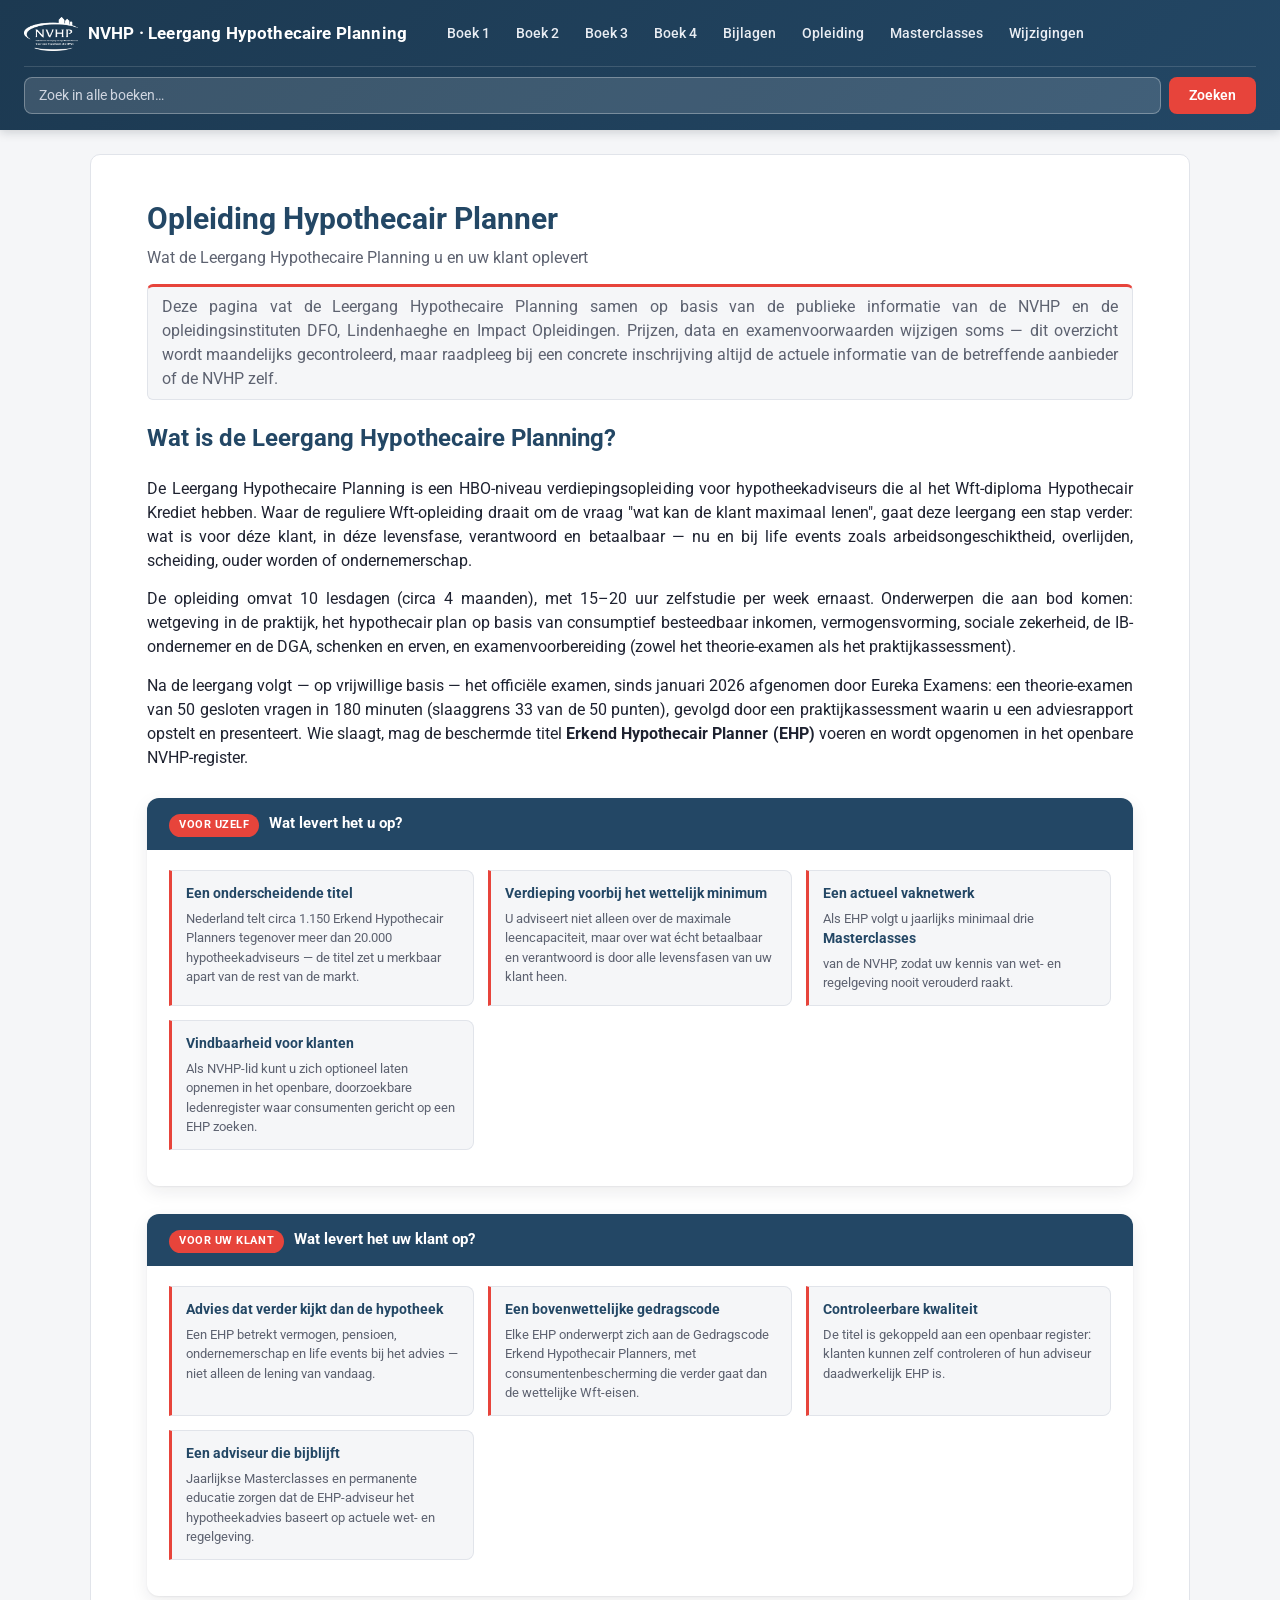
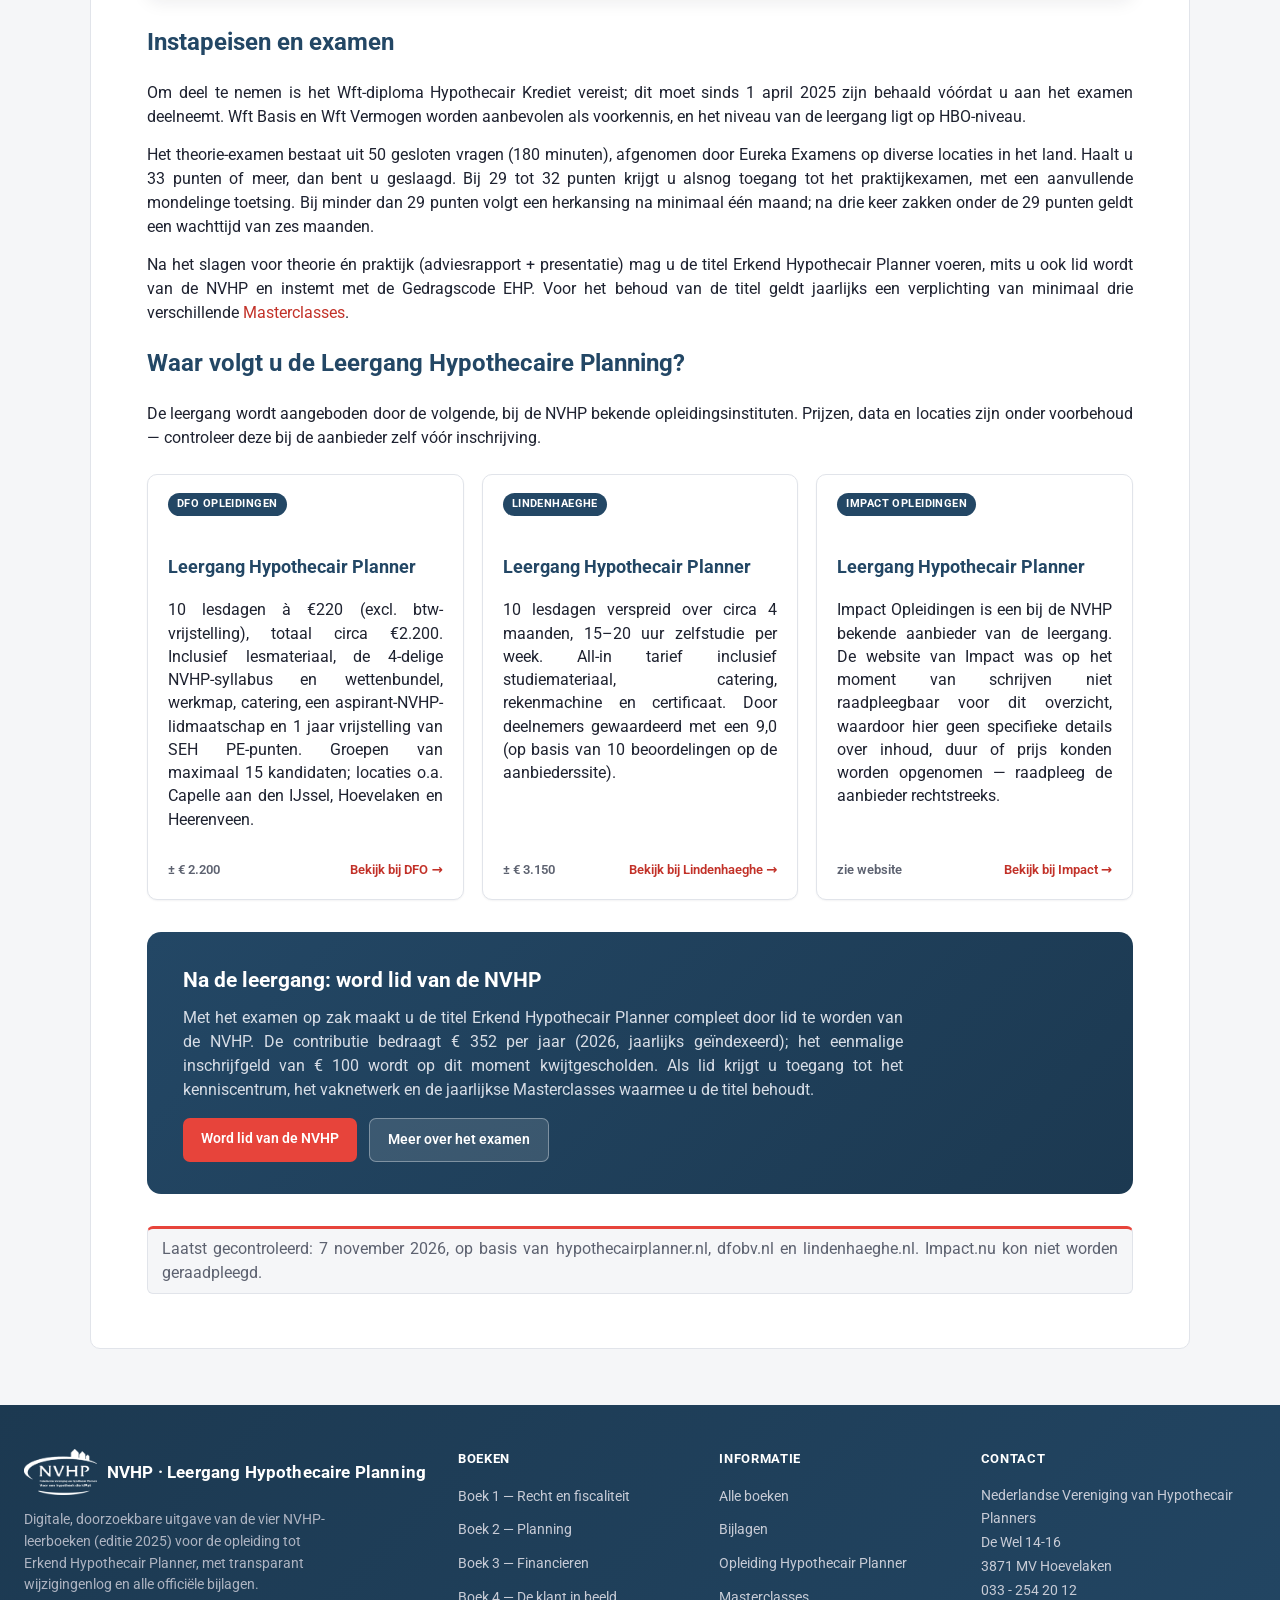
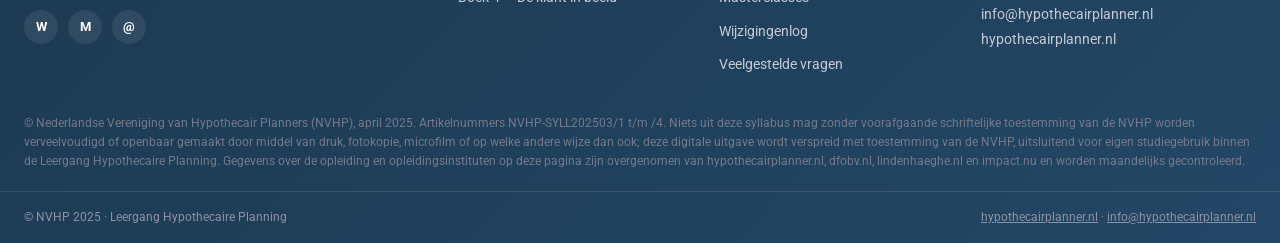
<file: opleiding.html>
<!doctype html>
<html lang="nl">
<head>
<meta charset="utf-8">
<meta name="viewport" content="width=device-width, initial-scale=1">
<meta name="color-scheme" content="light">
<title>Opleiding Hypothecair Planner — NVHP Syllabus</title>
<meta name="description" content="Wat de Leergang Hypothecaire Planning (opleiding tot Erkend Hypothecair Planner) u en uw klant oplevert: inhoud, instapeisen, examen en waar u de opleiding kunt volgen.">
<link rel="stylesheet" href="style.css">
<!-- seo-geo -->
<link rel="canonical" href="https://nvhp-syllabus.nl/opleiding.html">
<meta name="robots" content="index, follow">
<meta name="author" content="Nederlandse Vereniging van Hypothecair Planners (NVHP)">
<meta property="og:type" content="website">
<meta property="og:site_name" content="NVHP · Leergang Hypothecaire Planning">
<meta property="og:locale" content="nl_NL">
<meta property="og:title" content="Opleiding Hypothecair Planner — wat levert het op?">
<meta property="og:description" content="Wat de Leergang Hypothecaire Planning (opleiding tot Erkend Hypothecair Planner) u en uw klant oplevert: inhoud, instapeisen, examen en waar u de opleiding kunt volgen.">
<meta property="og:url" content="https://nvhp-syllabus.nl/opleiding.html">
<meta property="og:image" content="https://nvhp-syllabus.nl/og-image-opleiding.png">
<meta property="og:image:width" content="1200">
<meta property="og:image:height" content="630">
<meta name="twitter:card" content="summary_large_image">
<meta name="twitter:title" content="Opleiding Hypothecair Planner — wat levert het op?">
<meta name="twitter:description" content="Wat de Leergang Hypothecaire Planning (opleiding tot Erkend Hypothecair Planner) u en uw klant oplevert: inhoud, instapeisen, examen en waar u de opleiding kunt volgen.">
<meta name="twitter:image" content="https://nvhp-syllabus.nl/og-image-opleiding.png">
<link rel="icon" href="/favicon.svg" type="image/svg+xml">
<link rel="icon" href="/favicon.ico" sizes="any">
<link rel="apple-touch-icon" href="/apple-touch-icon.png">
<meta name="theme-color" content="#234765">
<script type="application/ld+json">{"@context": "https://schema.org", "@graph": [{"@type": "Course", "name": "Leergang Hypothecaire Planning", "description": "HBO-niveau verdiepingsopleiding tot Erkend Hypothecair Planner (EHP), voor hypotheekadviseurs met het Wft-diploma Hypothecair Krediet.", "provider": {"@type": "Organization", "name": "Nederlandse Vereniging van Hypothecair Planners (NVHP)", "url": "https://www.hypothecairplanner.nl"}, "url": "https://nvhp-syllabus.nl/opleiding.html", "educationalCredentialAwarded": "Erkend Hypothecair Planner (EHP)"}, {"@type": "BreadcrumbList", "itemListElement": [{"@type": "ListItem", "position": 1, "name": "Alle boeken", "item": "https://nvhp-syllabus.nl/"}, {"@type": "ListItem", "position": 2, "name": "Opleiding Hypothecair Planner", "item": "https://nvhp-syllabus.nl/opleiding.html"}]}]}</script>
</head>
<body>
<header class="site-header no-print">
  <div class="header-inner">
    <a class="brand" href="index.html"><img class="brand-logo" src="logo-white.png" alt="NVHP" width="152" height="96"><span class="brand-text">NVHP · Leergang Hypothecaire Planning</span></a>
    <nav class="header-nav" aria-label="Boeken en pagina's">
      <a href="boek1.html">Boek 1</a>
      <a href="boek2.html">Boek 2</a>
      <a href="boek3.html">Boek 3</a>
      <a href="boek4.html">Boek 4</a>
      <a href="bijlagen.html">Bijlagen</a>
      <a href="opleiding.html">Opleiding</a>
      <a href="masterclasses.html">Masterclasses</a>
      <a href="wijzigingen.html">Wijzigingen</a>
    </nav>
    <div class="header-search">
      <form class="header-search-form" id="site-search-form" role="search">
        <input type="search" id="site-search" placeholder="Zoek in alle boeken…" autocomplete="off" aria-label="Zoek in alle boeken">
        <button type="submit" class="header-search-btn">Zoeken</button>
      </form>
      <div id="search-results" class="search-results" hidden></div>
    </div>
  </div>
</header>

<div class="layout" style="grid-template-columns: 1fr;">
  <main class="content" style="max-width: 1100px; margin: 0 auto;">
    <h1 class="book-title">Opleiding Hypothecair Planner</h1>
    <p class="book-subtitle">Wat de Leergang Hypothecaire Planning u en uw klant oplevert</p>

    <p class="copyright-note">
      Deze pagina vat de Leergang Hypothecaire Planning samen op basis van de publieke informatie van de
      NVHP en de opleidingsinstituten DFO, Lindenhaeghe en Impact Opleidingen. Prijzen, data en
      examenvoorwaarden wijzigen soms — dit overzicht wordt maandelijks gecontroleerd, maar raadpleeg bij
      een concrete inschrijving altijd de actuele informatie van de betreffende aanbieder of de NVHP zelf.
    </p>

    <section id="wat-is-het">
      <h2 style="color:var(--nvhp-navy)">Wat is de Leergang Hypothecaire Planning?</h2>
      <p>De Leergang Hypothecaire Planning is een HBO-niveau verdiepingsopleiding voor hypotheekadviseurs die al
      het Wft-diploma Hypothecair Krediet hebben. Waar de reguliere Wft-opleiding draait om de vraag "wat kan de
      klant maximaal lenen", gaat deze leergang een stap verder: wat is voor déze klant, in déze levensfase,
      verantwoord en betaalbaar — nu en bij life events zoals arbeidsongeschiktheid, overlijden, scheiding,
      ouder worden of ondernemerschap.</p>
      <p>De opleiding omvat 10 lesdagen (circa 4 maanden), met 15–20 uur zelfstudie per week ernaast. Onderwerpen
      die aan bod komen: wetgeving in de praktijk, het hypothecair plan op basis van consumptief besteedbaar
      inkomen, vermogensvorming, sociale zekerheid, de IB-ondernemer en de DGA, schenken en erven, en
      examenvoorbereiding (zowel het theorie-examen als het praktijkassessment).</p>
      <p>Na de leergang volgt — op vrijwillige basis — het officiële examen, sinds januari 2026 afgenomen door
      Eureka Examens: een theorie-examen van 50 gesloten vragen in 180 minuten (slaaggrens 33 van de 50
      punten), gevolgd door een praktijkassessment waarin u een adviesrapport opstelt en presenteert. Wie
      slaagt, mag de beschermde titel <strong>Erkend Hypothecair Planner (EHP)</strong> voeren en wordt
      opgenomen in het openbare NVHP-register.</p>
    </section>

    <div class="mc-promo no-print" style="margin: 28px 0;">
      <div class="mc-promo-header"><span class="mc-badge">Voor uzelf</span><span class="mc-promo-title">Wat levert het u op?</span></div>
      <div class="mc-promo-body">
        <ul class="mc-list" style="display:grid; grid-template-columns: repeat(auto-fit, minmax(260px,1fr)); gap:14px;">
          <li><strong class="mc-list-title">Een onderscheidende titel</strong><span class="mc-list-desc">Nederland telt circa 1.150 Erkend Hypothecair Planners tegenover meer dan 20.000 hypotheekadviseurs — de titel zet u merkbaar apart van de rest van de markt.</span></li>
          <li><strong class="mc-list-title">Verdieping voorbij het wettelijk minimum</strong><span class="mc-list-desc">U adviseert niet alleen over de maximale leencapaciteit, maar over wat écht betaalbaar en verantwoord is door alle levensfasen van uw klant heen.</span></li>
          <li><a href="masterclasses.html">Een actueel vaknetwerk</a><span class="mc-list-desc">Als EHP volgt u jaarlijks minimaal drie <a href="masterclasses.html">Masterclasses</a> van de NVHP, zodat uw kennis van wet- en regelgeving nooit verouderd raakt.</span></li>
          <li><a href="https://www.hypothecairplanner.nl/adviseur/lidmaatschap/lid-worden" target="_blank" rel="noopener">Vindbaarheid voor klanten</a><span class="mc-list-desc">Als NVHP-lid kunt u zich optioneel laten opnemen in het openbare, doorzoekbare ledenregister waar consumenten gericht op een EHP zoeken.</span></li>
        </ul>
      </div>
    </div>

    <div class="mc-promo no-print" style="margin: 28px 0;">
      <div class="mc-promo-header"><span class="mc-badge">Voor uw klant</span><span class="mc-promo-title">Wat levert het uw klant op?</span></div>
      <div class="mc-promo-body">
        <ul class="mc-list" style="display:grid; grid-template-columns: repeat(auto-fit, minmax(260px,1fr)); gap:14px;">
          <li><strong class="mc-list-title">Advies dat verder kijkt dan de hypotheek</strong><span class="mc-list-desc">Een EHP betrekt vermogen, pensioen, ondernemerschap en life events bij het advies — niet alleen de lening van vandaag.</span></li>
          <li><strong class="mc-list-title">Een bovenwettelijke gedragscode</strong><span class="mc-list-desc">Elke EHP onderwerpt zich aan de Gedragscode Erkend Hypothecair Planners, met consumentenbescherming die verder gaat dan de wettelijke Wft-eisen.</span></li>
          <li><a href="https://www.hypothecairplanner.nl/zoek-een-hypotheekadviseur-voor-het-beste-advies/aan-welke-voorwaarden-moet-een-erkend-hypothecair" target="_blank" rel="noopener">Controleerbare kwaliteit</a><span class="mc-list-desc">De titel is gekoppeld aan een openbaar register: klanten kunnen zelf controleren of hun adviseur daadwerkelijk EHP is.</span></li>
          <li><strong class="mc-list-title">Een adviseur die bijblijft</strong><span class="mc-list-desc">Jaarlijkse Masterclasses en permanente educatie zorgen dat de EHP-adviseur het hypotheekadvies baseert op actuele wet- en regelgeving.</span></li>
        </ul>
      </div>
    </div>

    <section id="instapeisen">
      <h2 style="color:var(--nvhp-navy)">Instapeisen en examen</h2>
      <p>Om deel te nemen is het Wft-diploma Hypothecair Krediet vereist; dit moet sinds 1 april 2025 zijn behaald
      vóórdat u aan het examen deelneemt. Wft Basis en Wft Vermogen worden aanbevolen als voorkennis, en het
      niveau van de leergang ligt op HBO-niveau.</p>
      <p>Het theorie-examen bestaat uit 50 gesloten vragen (180 minuten), afgenomen door Eureka Examens op
      diverse locaties in het land. Haalt u 33 punten of meer, dan bent u geslaagd. Bij 29 tot 32 punten krijgt
      u alsnog toegang tot het praktijkexamen, met een aanvullende mondelinge toetsing. Bij minder dan 29 punten
      volgt een herkansing na minimaal één maand; na drie keer zakken onder de 29 punten geldt een wachttijd
      van zes maanden.</p>
      <p>Na het slagen voor theorie én praktijk (adviesrapport + presentatie) mag u de titel Erkend Hypothecair
      Planner voeren, mits u ook lid wordt van de NVHP en instemt met de Gedragscode EHP. Voor het behoud van de
      titel geldt jaarlijks een verplichting van minimaal drie verschillende <a href="masterclasses.html">Masterclasses</a>.</p>
    </section>

    <section id="aanbieders">
      <h2 style="color:var(--nvhp-navy)">Waar volgt u de Leergang Hypothecaire Planning?</h2>
      <p>De leergang wordt aangeboden door de volgende, bij de NVHP bekende opleidingsinstituten. Prijzen,
      data en locaties zijn onder voorbehoud — controleer deze bij de aanbieder zelf vóór inschrijving.</p>

      <div class="mc-grid" style="display:grid; grid-template-columns: repeat(auto-fit, minmax(280px,1fr)); gap:18px; margin:24px 0;">
        <div class="mc-card">
          <div class="mc-card-top"><span class="mc-card-badge">DFO Opleidingen</span></div>
          <h3>Leergang Hypothecair Planner</h3>
          <p>10 lesdagen à €220 (excl. btw-vrijstelling), totaal circa €2.200. Inclusief lesmateriaal, de
          4-delige NVHP-syllabus en wettenbundel, werkmap, catering, een aspirant-NVHP-lidmaatschap en 1 jaar
          vrijstelling van SEH PE-punten. Groepen van maximaal 15 kandidaten; locaties o.a. Capelle aan den
          IJssel, Hoevelaken en Heerenveen.</p>
          <div class="mc-card-foot">
            <span class="mc-card-price">± € 2.200</span>
            <a class="mc-card-link" href="https://www2.dfobv.nl/product/leergang-hypothecair-planner/" target="_blank" rel="noopener">Bekijk bij DFO →</a>
          </div>
        </div>
        <div class="mc-card">
          <div class="mc-card-top"><span class="mc-card-badge">Lindenhaeghe</span></div>
          <h3>Leergang Hypothecair Planner</h3>
          <p>10 lesdagen verspreid over circa 4 maanden, 15–20 uur zelfstudie per week. All-in tarief inclusief
          studiemateriaal, catering, rekenmachine en certificaat. Door deelnemers gewaardeerd met een 9,0 (op
          basis van 10 beoordelingen op de aanbiederssite).</p>
          <div class="mc-card-foot">
            <span class="mc-card-price">± € 3.150</span>
            <a class="mc-card-link" href="https://lindenhaeghe.nl/hypotheken/leergang-hypothecair-planner" target="_blank" rel="noopener">Bekijk bij Lindenhaeghe →</a>
          </div>
        </div>
        <div class="mc-card">
          <div class="mc-card-top"><span class="mc-card-badge">Impact Opleidingen</span></div>
          <h3>Leergang Hypothecair Planner</h3>
          <p>Impact Opleidingen is een bij de NVHP bekende aanbieder van de leergang. De website van Impact was
          op het moment van schrijven niet raadpleegbaar voor dit overzicht, waardoor hier geen specifieke
          details over inhoud, duur of prijs konden worden opgenomen — raadpleeg de aanbieder rechtstreeks.</p>
          <div class="mc-card-foot">
            <span class="mc-card-price">zie website</span>
            <a class="mc-card-link" href="https://www.impact.nu/" target="_blank" rel="noopener">Bekijk bij Impact →</a>
          </div>
        </div>
      </div>
    </section>

    <div class="ehp-promo" style="margin-top:32px;">
      <h2>Na de leergang: word lid van de NVHP</h2>
      <p>Met het examen op zak maakt u de titel Erkend Hypothecair Planner compleet door lid te worden van de
      NVHP. De contributie bedraagt € 352 per jaar (2026, jaarlijks geïndexeerd); het eenmalige inschrijfgeld
      van € 100 wordt op dit moment kwijtgescholden. Als lid krijgt u toegang tot het kenniscentrum, het
      vaknetwerk en de jaarlijkse Masterclasses waarmee u de titel behoudt.</p>
      <div class="ehp-actions">
        <a class="ehp-btn" href="https://www.hypothecairplanner.nl/adviseur/lidmaatschap/lid-worden" target="_blank" rel="noopener">Word lid van de NVHP</a>
        <a class="ehp-btn secondary" href="https://www.hypothecairplanner.nl/examen-lhp/theorie-examen-leergang-hypothecair-planner" target="_blank" rel="noopener">Meer over het examen</a>
      </div>
    </div>

    <p id="opleiding-stamp" class="copyright-note" style="margin-top:32px;">Laatst gecontroleerd: 7 november 2026, op basis van hypothecairplanner.nl, dfobv.nl en lindenhaeghe.nl. Impact.nu kon niet worden geraadpleegd.</p>
  </main>
</div>

<footer class="site-footer-rich no-print">
  <div class="footer-main">
    <div class="footer-brand-col">
      <a class="brand" href="index.html"><img class="brand-logo" src="logo-white.png" alt="NVHP" width="152" height="96"><span class="brand-text">NVHP · Leergang Hypothecaire Planning</span></a>
      <p>Digitale, doorzoekbare uitgave van de vier NVHP-leerboeken (editie 2025) voor de opleiding tot Erkend Hypothecair Planner, met transparant wijzigingenlog en alle officiële bijlagen.</p>
      <div class="footer-social">
        <a href="https://www.hypothecairplanner.nl" target="_blank" rel="noopener" aria-label="NVHP website" title="hypothecairplanner.nl">W</a>
        <a href="https://mc.hypothecairplanner.nl/" target="_blank" rel="noopener" aria-label="NVHP Masterclasses" title="Masterclasses">M</a>
        <a href="mailto:info@hypothecairplanner.nl" aria-label="E-mail NVHP" title="E-mail">@</a>
      </div>
    </div>
    <div class="footer-col">
      <h3>Boeken</h3>
      <ul>
        <li><a href="boek1.html">Boek 1 — Recht en fiscaliteit</a></li>
        <li><a href="boek2.html">Boek 2 — Planning</a></li>
        <li><a href="boek3.html">Boek 3 — Financieren</a></li>
        <li><a href="boek4.html">Boek 4 — De klant in beeld</a></li>
      </ul>
    </div>
    <div class="footer-col">
      <h3>Informatie</h3>
      <ul>
        <li><a href="index.html">Alle boeken</a></li>
        <li><a href="bijlagen.html">Bijlagen</a></li>
        <li><a href="opleiding.html">Opleiding Hypothecair Planner</a></li>
        <li><a href="masterclasses.html">Masterclasses</a></li>
        <li><a href="wijzigingen.html">Wijzigingenlog</a></li>
        <li><a href="index.html#faq">Veelgestelde vragen</a></li>
      </ul>
    </div>
    <div class="footer-col footer-contact-col">
      <h3>Contact</h3>
      <address>
        Nederlandse Vereniging van Hypothecair Planners<br>
        De Wel 14-16<br>
        3871 MV Hoevelaken<br>
        033 - 254 20 12<br>
        <a href="mailto:info@hypothecairplanner.nl">info@hypothecairplanner.nl</a><br>
        <a href="https://www.hypothecairplanner.nl" target="_blank" rel="noopener">hypothecairplanner.nl</a>
      </address>
    </div>
  </div>
  <p class="footer-legal">© Nederlandse Vereniging van Hypothecair Planners (NVHP), april 2025. Artikelnummers NVHP-SYLL202503/1 t/m /4. Niets uit deze syllabus mag zonder voorafgaande schriftelijke toestemming van de NVHP worden verveelvoudigd of openbaar gemaakt door middel van druk, fotokopie, microfilm of op welke andere wijze dan ook; deze digitale uitgave wordt verspreid met toestemming van de NVHP, uitsluitend voor eigen studiegebruik binnen de Leergang Hypothecaire Planning. Gegevens over de opleiding en opleidingsinstituten op deze pagina zijn overgenomen van hypothecairplanner.nl, dfobv.nl, lindenhaeghe.nl en impact.nu en worden maandelijks gecontroleerd.</p>
  <div class="footer-bottom">
    <div class="footer-bottom-inner">
      <span>&copy; NVHP 2025 &middot; Leergang Hypothecaire Planning</span>
      <span><a href="https://www.hypothecairplanner.nl" target="_blank" rel="noopener">hypothecairplanner.nl</a> &middot; <a href="mailto:info@hypothecairplanner.nl">info@hypothecairplanner.nl</a></span>
    </div>
  </div>
</footer>
<script src="search.js" defer></script>
</body>
</html>
</file>
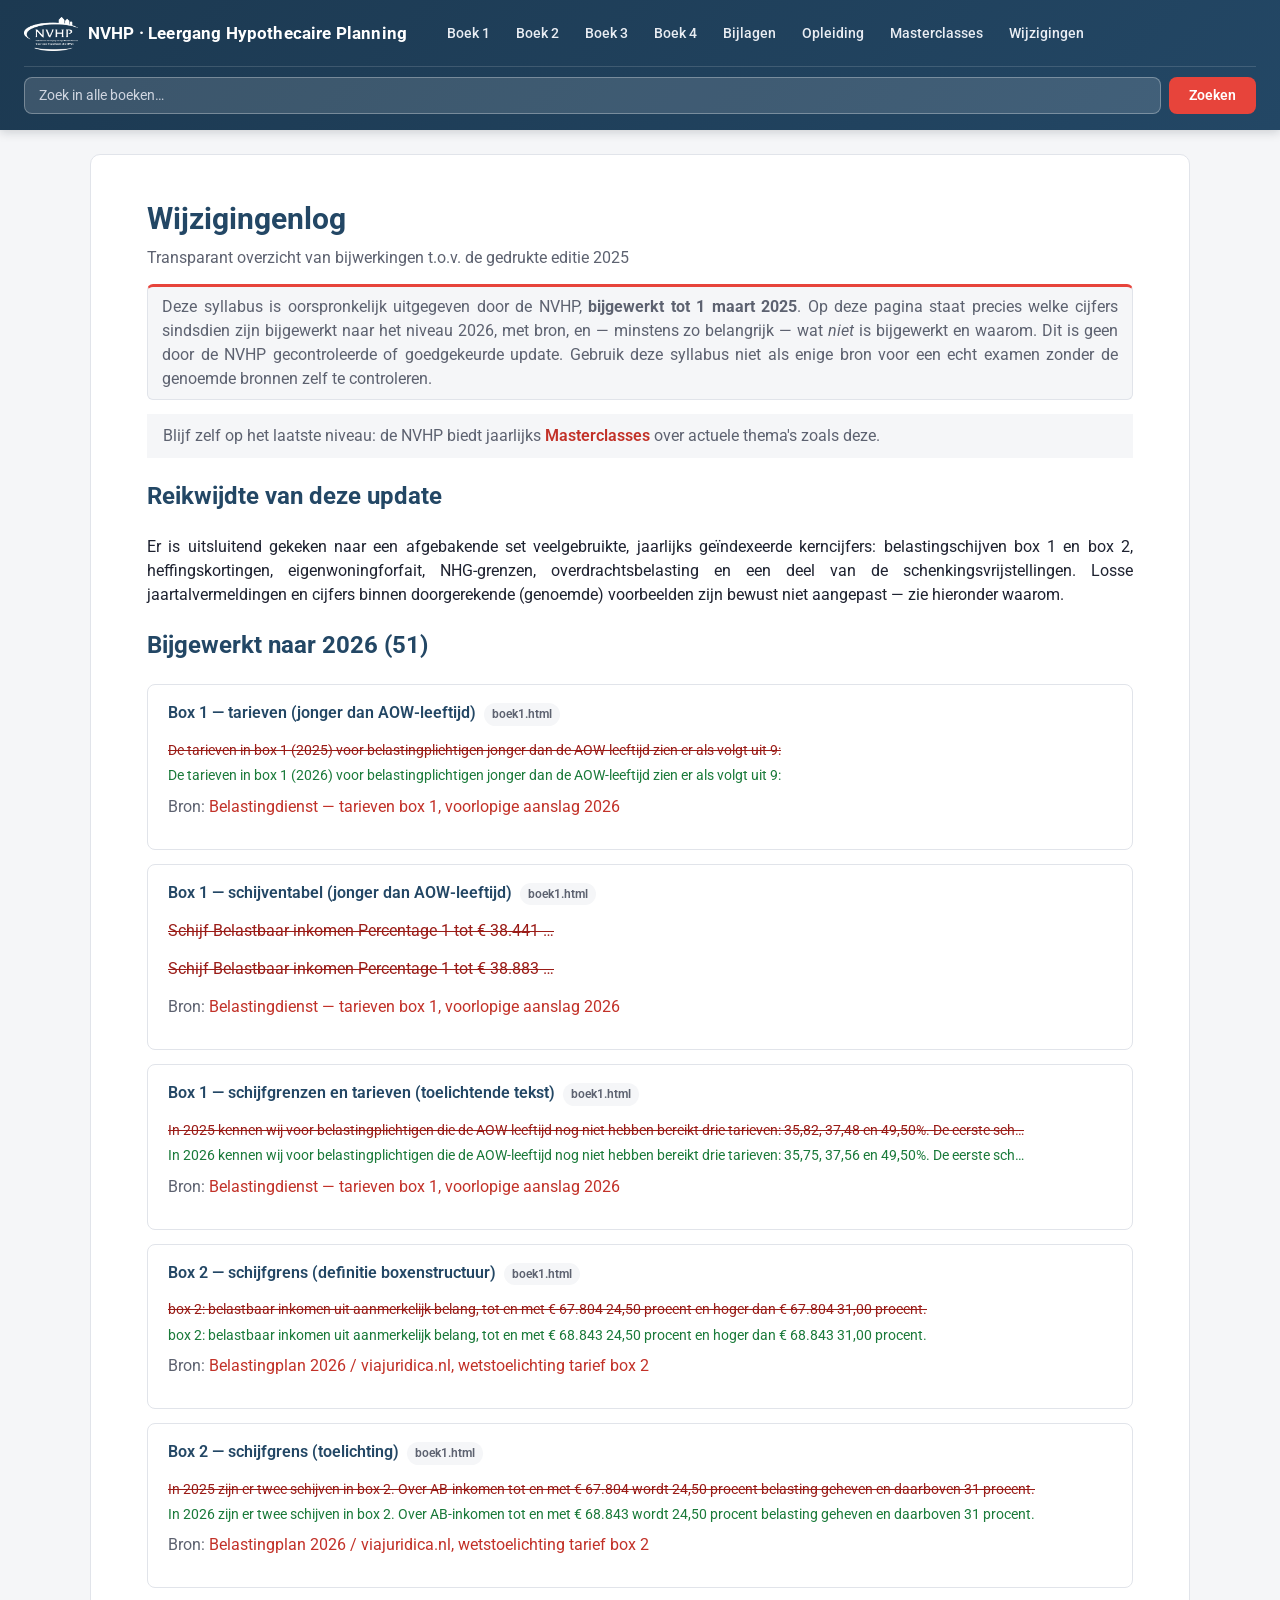
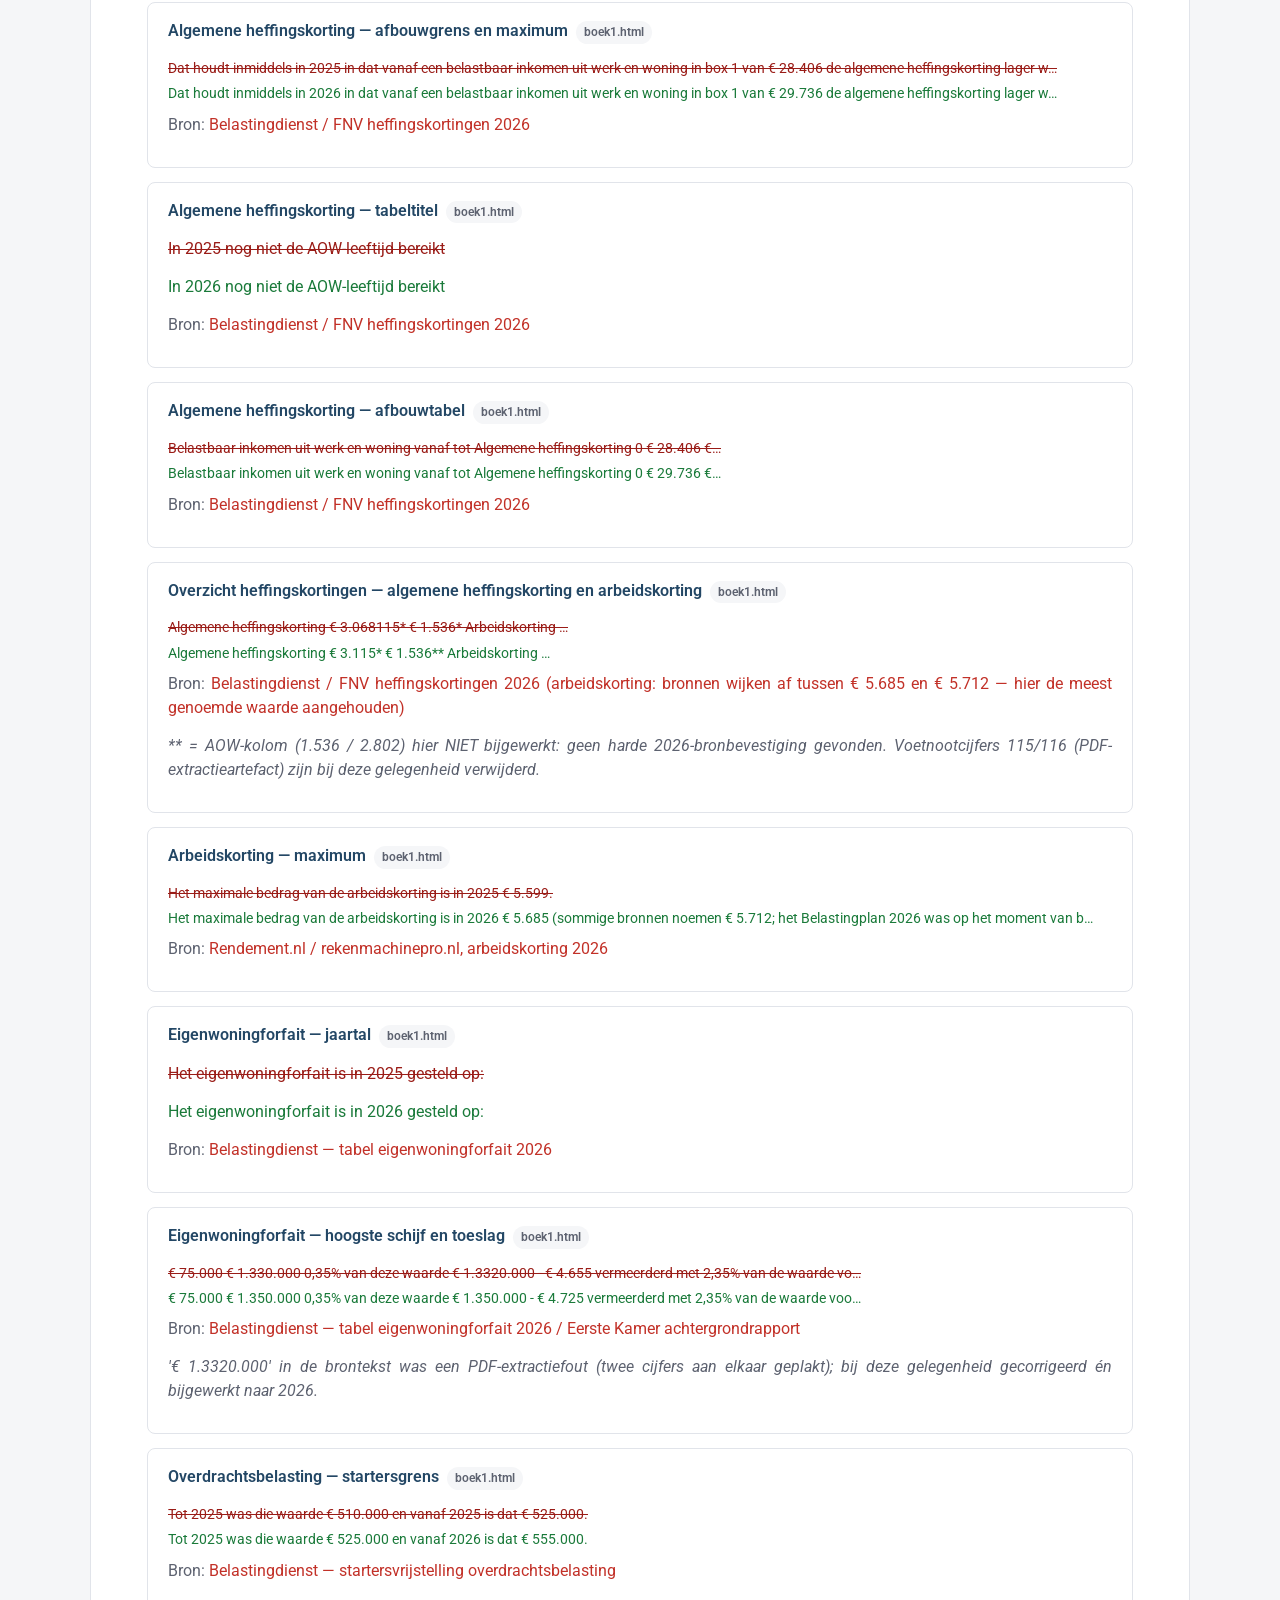
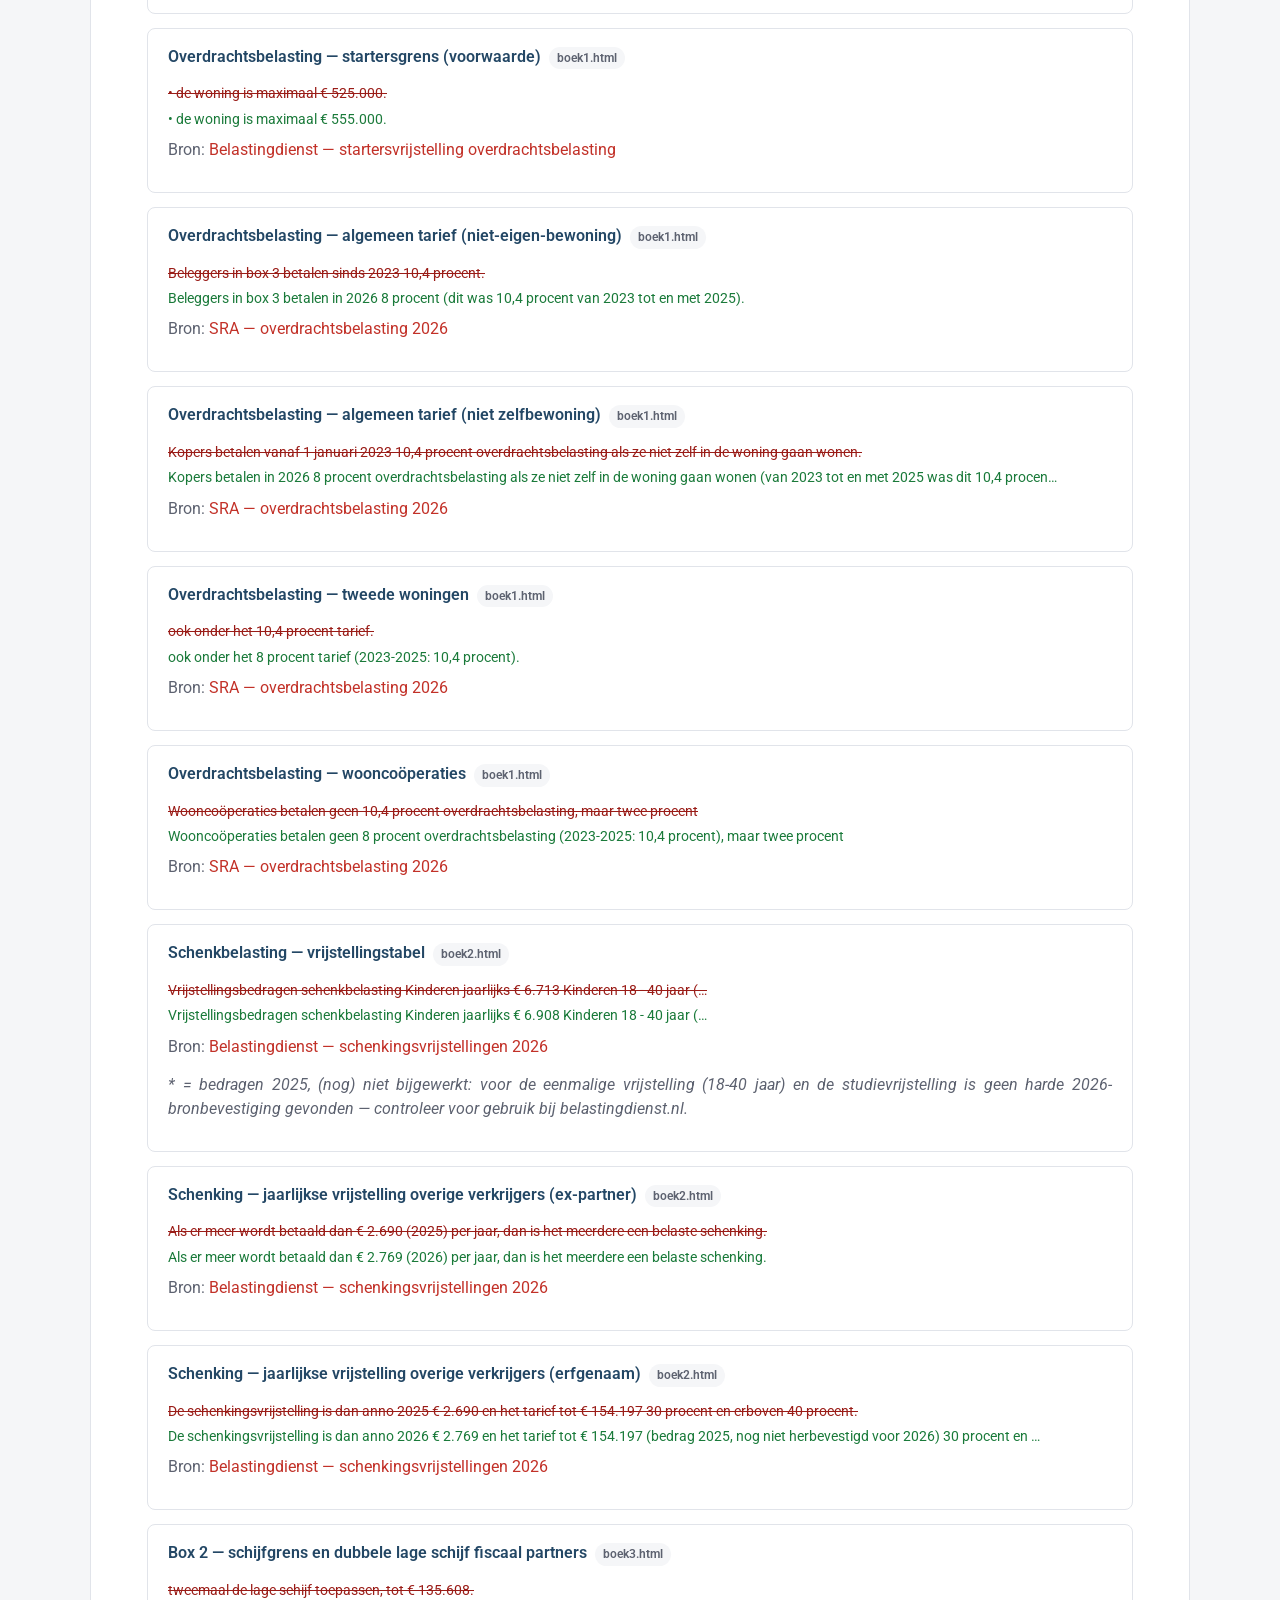
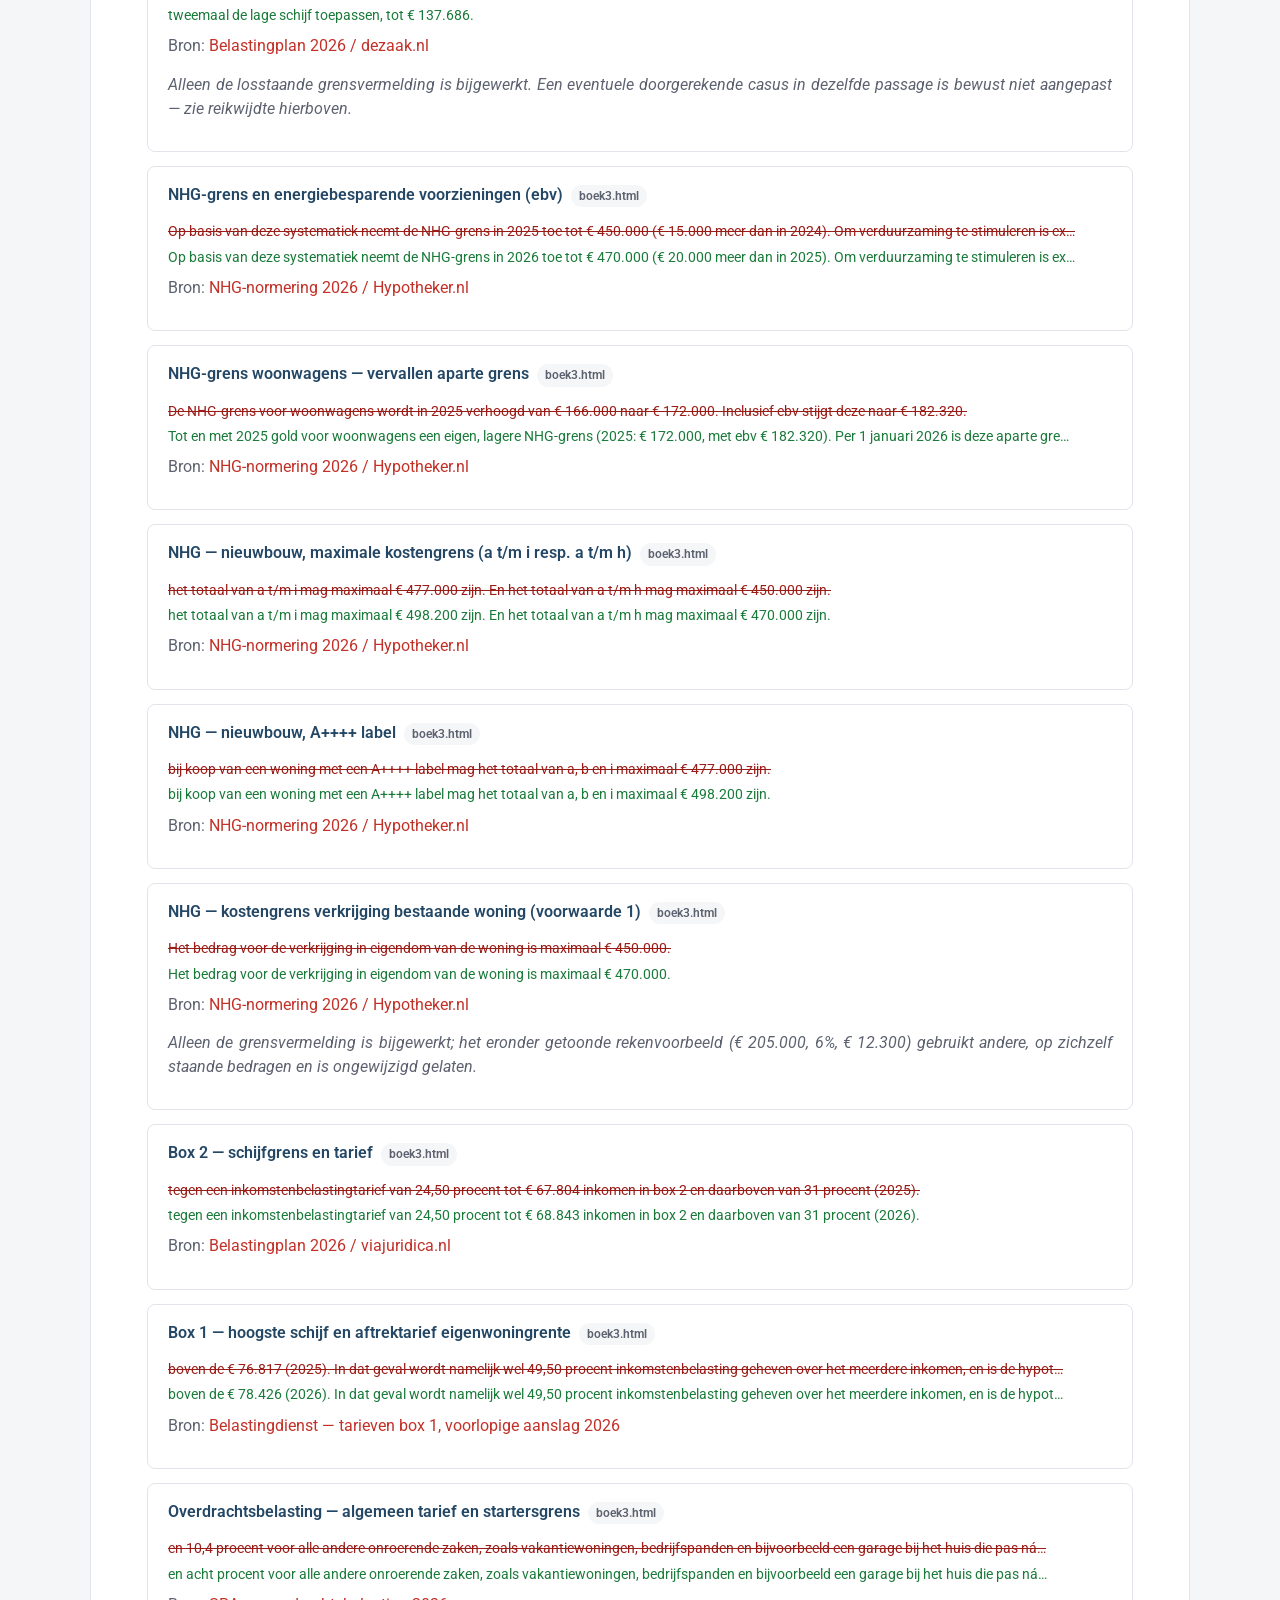
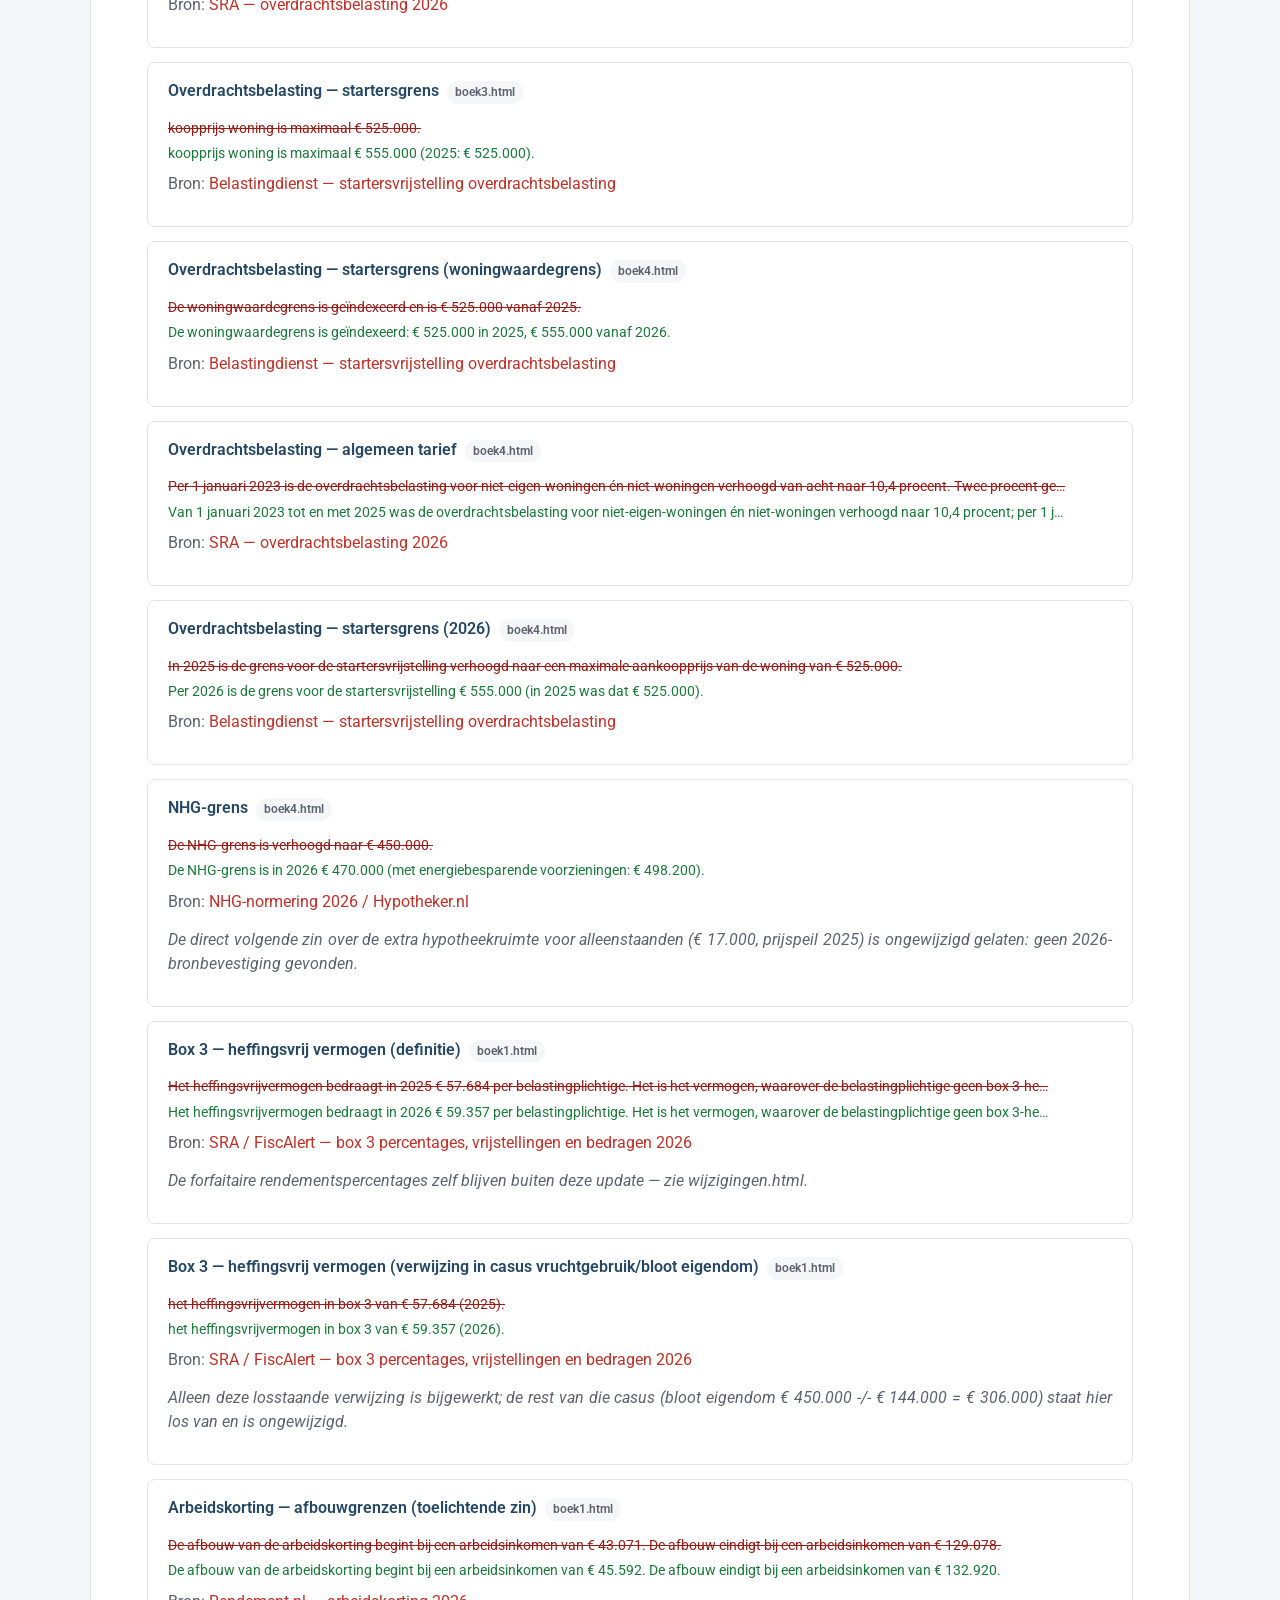
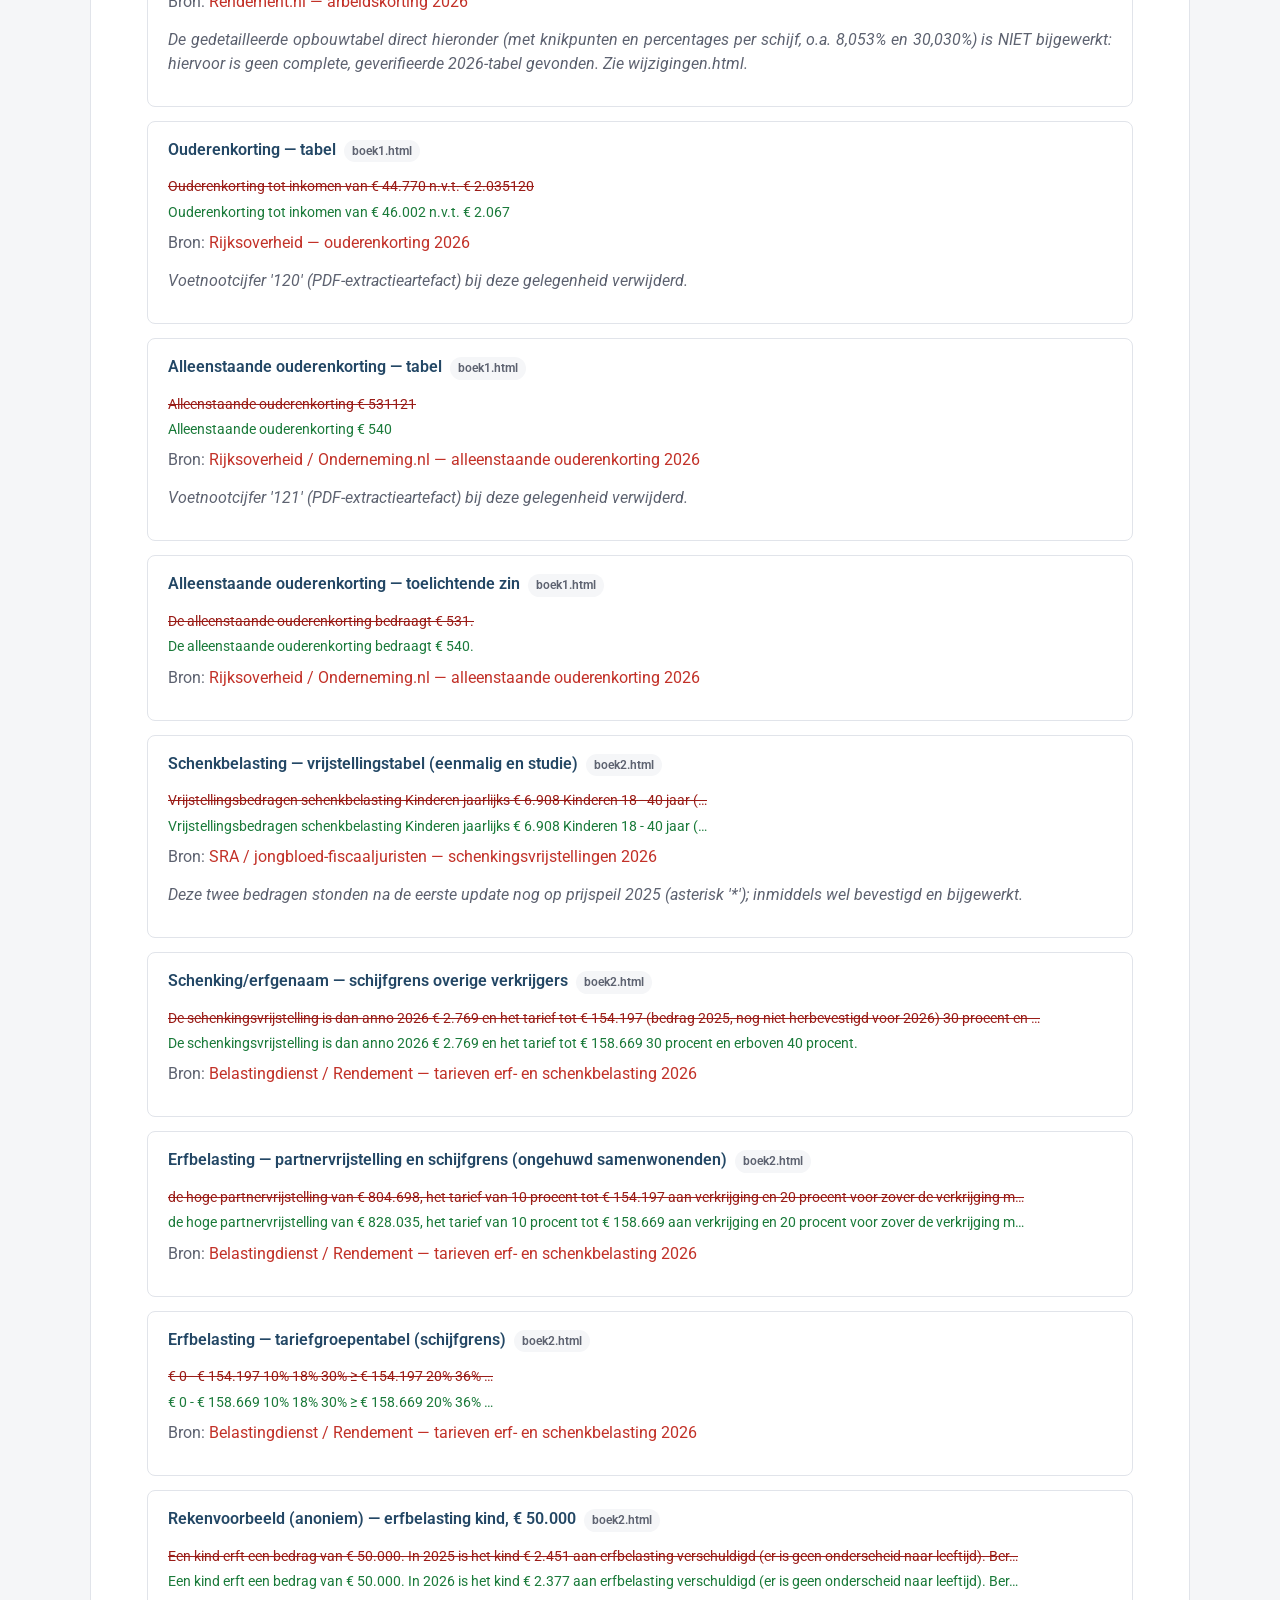
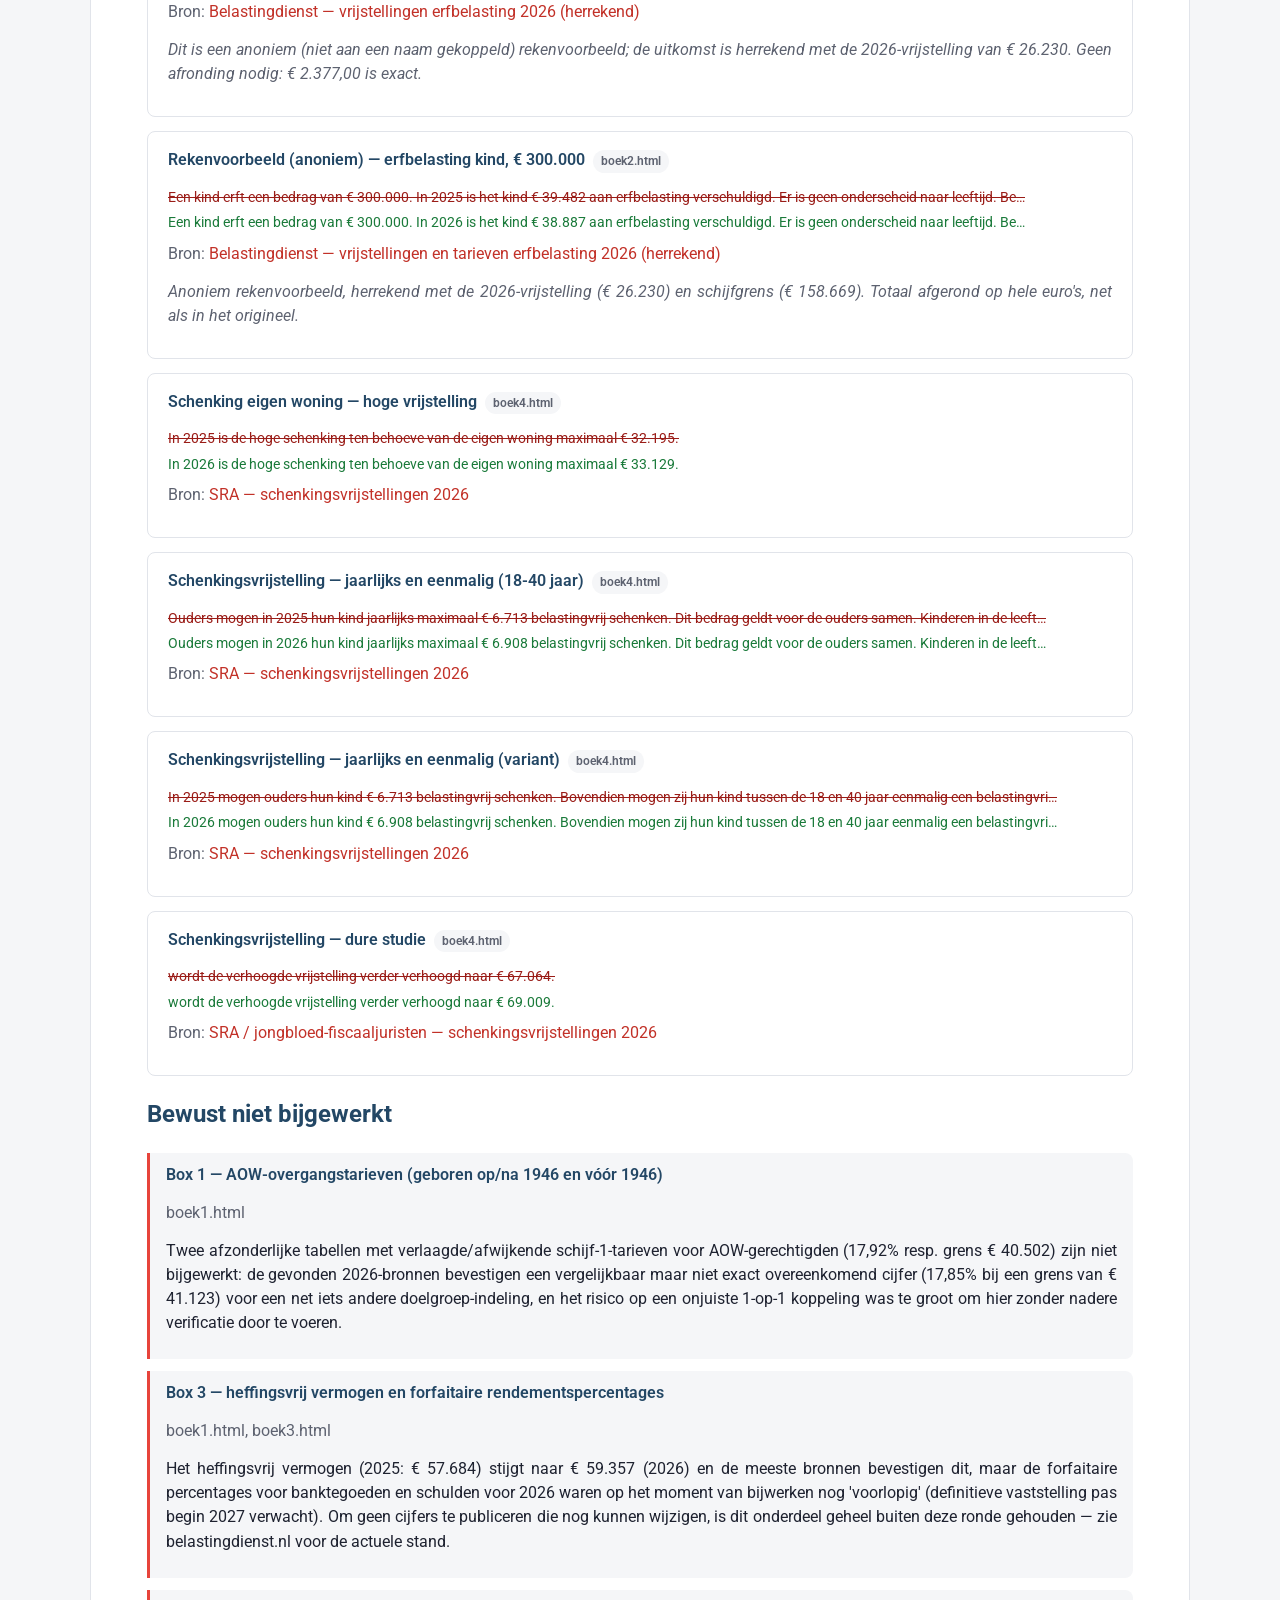
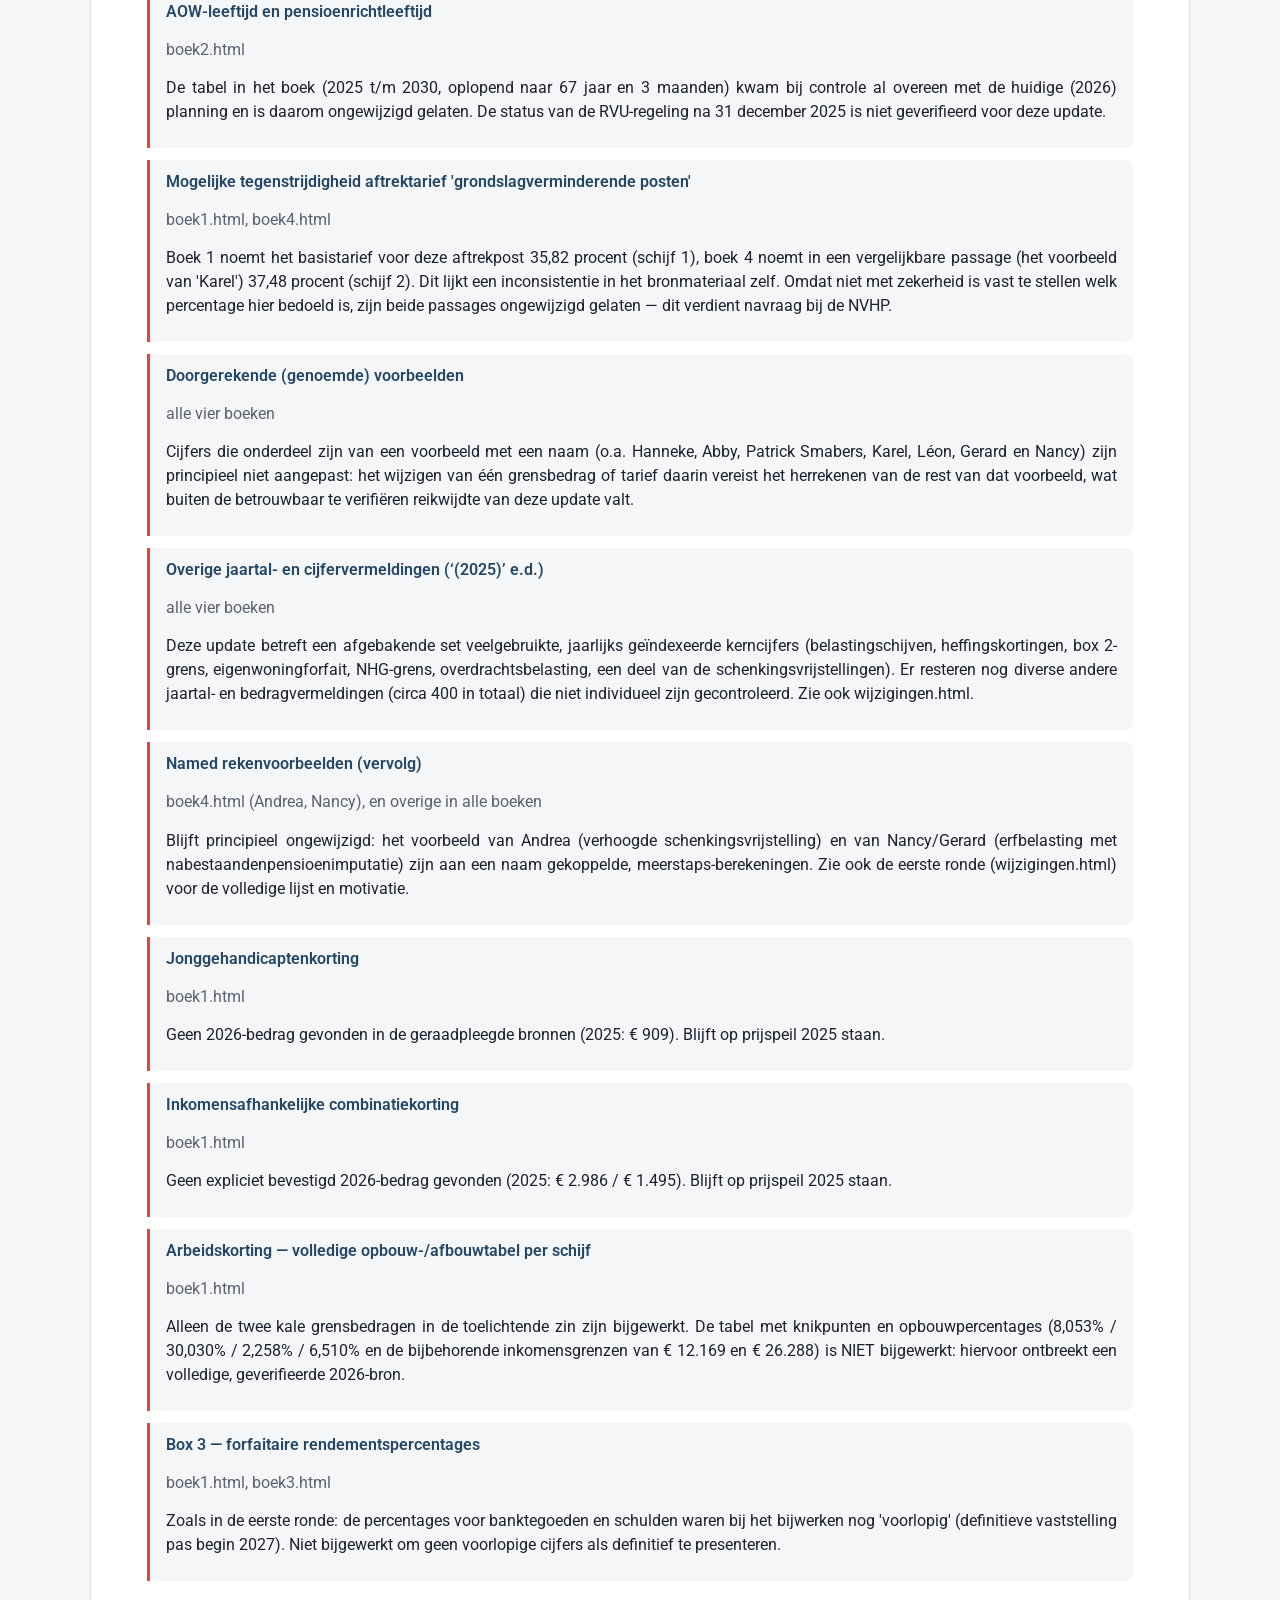
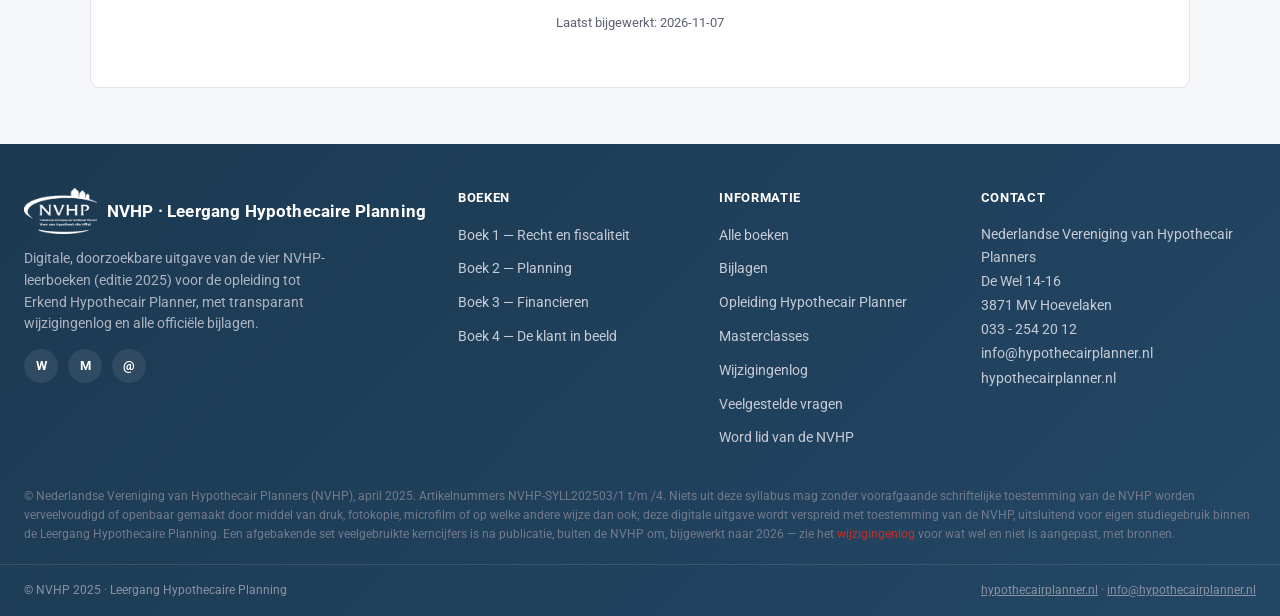
<file: wijzigingen.html>
<!doctype html>
<html lang="nl">
<head>
<meta charset="utf-8">
<meta name="viewport" content="width=device-width, initial-scale=1">
<meta name="color-scheme" content="light">
<title>Wijzigingen — NVHP Syllabus</title>
<meta name="description" content="Transparant overzicht van alle inhoudelijke bijwerkingen die zijn doorgevoerd in de digitale NVHP-syllabus.">
<link rel="stylesheet" href="style.css">
<!-- seo-geo -->
<link rel="canonical" href="https://nvhp-syllabus.nl/wijzigingen.html">
<meta name="robots" content="index, follow">
<meta name="author" content="Nederlandse Vereniging van Hypothecair Planners (NVHP)">
<meta property="og:type" content="website">
<meta property="og:site_name" content="NVHP · Leergang Hypothecaire Planning">
<meta property="og:locale" content="nl_NL">
<meta property="og:title" content="Wijzigingenlog — NVHP Syllabus Hypothecaire Planning">
<meta property="og:description" content="Transparant overzicht van alle kerncijfers die in deze digitale syllabus zijn bijgewerkt naar 2026 t.o.v. de gedrukte editie 2025, met bron per wijziging.">
<meta property="og:url" content="https://nvhp-syllabus.nl/wijzigingen.html">
<meta property="og:image" content="https://nvhp-syllabus.nl/og-image.png">
<meta property="og:image:width" content="1200">
<meta property="og:image:height" content="630">
<meta name="twitter:card" content="summary_large_image">
<meta name="twitter:title" content="Wijzigingenlog — NVHP Syllabus Hypothecaire Planning">
<meta name="twitter:description" content="Transparant overzicht van alle kerncijfers die in deze digitale syllabus zijn bijgewerkt naar 2026 t.o.v. de gedrukte editie 2025, met bron per wijziging.">
<meta name="twitter:image" content="https://nvhp-syllabus.nl/og-image.png">
<link rel="icon" href="/favicon.svg" type="image/svg+xml">
<link rel="icon" href="/favicon.ico" sizes="any">
<link rel="apple-touch-icon" href="/apple-touch-icon.png">
<meta name="theme-color" content="#234765">
<script type="application/ld+json">{"@context": "https://schema.org", "@graph": [{"@type": "WebPage", "name": "Wijzigingenlog — NVHP Syllabus Hypothecaire Planning", "url": "https://nvhp-syllabus.nl/wijzigingen.html", "description": "Transparant overzicht van alle kerncijfers die in deze digitale syllabus zijn bijgewerkt naar 2026 t.o.v. de gedrukte editie 2025, met bron per wijziging."}, {"@type": "BreadcrumbList", "itemListElement": [{"@type": "ListItem", "position": 1, "name": "Alle boeken", "item": "https://nvhp-syllabus.nl/"}, {"@type": "ListItem", "position": 2, "name": "Wijzigingenlog", "item": "https://nvhp-syllabus.nl/wijzigingen.html"}]}]}</script>
</head>
<body>
<header class="site-header no-print">
  <div class="header-inner">
    <a class="brand" href="index.html"><img class="brand-logo" src="logo-white.png" alt="NVHP" width="152" height="96"><span class="brand-text">NVHP · Leergang Hypothecaire Planning</span></a>
    <nav class="header-nav" aria-label="Boeken en pagina's">
      <a href="boek1.html">Boek 1</a>
      <a href="boek2.html">Boek 2</a>
      <a href="boek3.html">Boek 3</a>
      <a href="boek4.html">Boek 4</a>
      <a href="bijlagen.html">Bijlagen</a>
      <a href="opleiding.html">Opleiding</a>
      <a href="masterclasses.html">Masterclasses</a>
      <a href="wijzigingen.html">Wijzigingen</a>
    </nav>
    <div class="header-search">
      <form class="header-search-form" id="site-search-form" role="search">
        <input type="search" id="site-search" placeholder="Zoek in alle boeken…" autocomplete="off" aria-label="Zoek in alle boeken">
        <button type="submit" class="header-search-btn">Zoeken</button>
      </form>
      <div id="search-results" class="search-results" hidden></div>
    </div>
  </div>
</header>

<div class="layout" style="grid-template-columns: 1fr;">
  <main class="content" style="max-width: 1100px; margin: 0 auto;">
    <h1 class="book-title">Wijzigingenlog</h1>
    <p class="book-subtitle">Transparant overzicht van bijwerkingen t.o.v. de gedrukte editie 2025</p>

    <p class="copyright-note">
      Deze syllabus is oorspronkelijk uitgegeven door de NVHP, <strong>bijgewerkt tot 1 maart 2025</strong>.
      Op deze pagina staat precies welke cijfers sindsdien zijn bijgewerkt naar het niveau 2026, met bron, en
      — minstens zo belangrijk — wat <em>niet</em> is bijgewerkt en waarom. Dit is geen door de NVHP
      gecontroleerde of goedgekeurde update. Gebruik deze syllabus niet als enige bron voor een echt examen
      zonder de genoemde bronnen zelf te controleren.
    </p>

    <p class="mc-inline-note no-print">Blijf zelf op het laatste niveau: de NVHP biedt jaarlijks <a href="https://mc.hypothecairplanner.nl/" target="_blank" rel="noopener">Masterclasses</a> over actuele thema's zoals deze.</p>

    <section id="samenvatting">
      <h2 style="color:var(--nvhp-navy)">Reikwijdte van deze update</h2>
      <p>Er is uitsluitend gekeken naar een afgebakende set veelgebruikte, jaarlijks geïndexeerde kerncijfers:
      belastingschijven box 1 en box 2, heffingskortingen, eigenwoningforfait, NHG-grenzen, overdrachtsbelasting
      en een deel van de schenkingsvrijstellingen. Losse jaartalvermeldingen en cijfers binnen doorgerekende
      (genoemde) voorbeelden zijn bewust niet aangepast — zie hieronder waarom.</p>
    </section>

    <section id="bijgewerkt">
      <h2 style="color:var(--nvhp-navy)">Bijgewerkt naar 2026 (<span id="count-updated">51</span>)</h2>
      <div id="updates-list">
      <div class="upd-card">
        <p class="upd-topic">Box 1 — tarieven (jonger dan AOW-leeftijd)<span class="upd-book">boek1.html</span></p>
        <div class="upd-diff">
          <span class="upd-old">De tarieven in box 1 (2025) voor belastingplichtigen jonger dan de AOW-leeftijd zien er als volgt uit 9:</span>
          <span class="upd-new">De tarieven in box 1 (2026) voor belastingplichtigen jonger dan de AOW-leeftijd zien er als volgt uit 9:</span>
        </div>
        <p class="upd-src">Bron: <a href="https://www.belastingdienst.nl/wps/wcm/connect/nl/voorlopige-aanslag/content/voorlopige-aanslag-tarieven-en-heffingskortingen" target="_blank" rel="noopener">Belastingdienst — tarieven box 1, voorlopige aanslag 2026</a></p>
      </div>
      <div class="upd-card">
        <p class="upd-topic">Box 1 — schijventabel (jonger dan AOW-leeftijd)<span class="upd-book">boek1.html</span></p>
        <div class="upd-diff">
          <span class="upd-old">&lt;p&gt;Schijf       Belastbaar inkomen                                   Percentage 1            tot € 38.441                                   …</span>
          <span class="upd-new">&lt;p&gt;Schijf       Belastbaar inkomen                                   Percentage 1            tot € 38.883                                   …</span>
        </div>
        <p class="upd-src">Bron: <a href="https://www.belastingdienst.nl/wps/wcm/connect/nl/voorlopige-aanslag/content/voorlopige-aanslag-tarieven-en-heffingskortingen" target="_blank" rel="noopener">Belastingdienst — tarieven box 1, voorlopige aanslag 2026</a></p>
      </div>
      <div class="upd-card">
        <p class="upd-topic">Box 1 — schijfgrenzen en tarieven (toelichtende tekst)<span class="upd-book">boek1.html</span></p>
        <div class="upd-diff">
          <span class="upd-old">In 2025 kennen wij voor belastingplichtigen die de AOW-leeftijd nog niet hebben bereikt drie tarieven: 35,82, 37,48 en 49,50%. De eerste sch…</span>
          <span class="upd-new">In 2026 kennen wij voor belastingplichtigen die de AOW-leeftijd nog niet hebben bereikt drie tarieven: 35,75, 37,56 en 49,50%. De eerste sch…</span>
        </div>
        <p class="upd-src">Bron: <a href="https://www.belastingdienst.nl/wps/wcm/connect/nl/voorlopige-aanslag/content/voorlopige-aanslag-tarieven-en-heffingskortingen" target="_blank" rel="noopener">Belastingdienst — tarieven box 1, voorlopige aanslag 2026</a></p>
      </div>
      <div class="upd-card">
        <p class="upd-topic">Box 2 — schijfgrens (definitie boxenstructuur)<span class="upd-book">boek1.html</span></p>
        <div class="upd-diff">
          <span class="upd-old">box 2: belastbaar inkomen uit aanmerkelijk belang, tot en met € 67.804 24,50 procent en hoger dan € 67.804 31,00 procent.</span>
          <span class="upd-new">box 2: belastbaar inkomen uit aanmerkelijk belang, tot en met € 68.843 24,50 procent en hoger dan € 68.843 31,00 procent.</span>
        </div>
        <p class="upd-src">Bron: <a href="https://www.viajuridica.nl/informatiesoorten/wetstoelichtingen/tarief-box-2-art-2-12-wet-ib-2001" target="_blank" rel="noopener">Belastingplan 2026 / viajuridica.nl, wetstoelichting tarief box 2</a></p>
      </div>
      <div class="upd-card">
        <p class="upd-topic">Box 2 — schijfgrens (toelichting)<span class="upd-book">boek1.html</span></p>
        <div class="upd-diff">
          <span class="upd-old">In 2025 zijn er twee schijven in box 2. Over AB-inkomen tot en met € 67.804 wordt 24,50 procent belasting geheven en daarboven 31 procent.</span>
          <span class="upd-new">In 2026 zijn er twee schijven in box 2. Over AB-inkomen tot en met € 68.843 wordt 24,50 procent belasting geheven en daarboven 31 procent.</span>
        </div>
        <p class="upd-src">Bron: <a href="https://www.viajuridica.nl/informatiesoorten/wetstoelichtingen/tarief-box-2-art-2-12-wet-ib-2001" target="_blank" rel="noopener">Belastingplan 2026 / viajuridica.nl, wetstoelichting tarief box 2</a></p>
      </div>
      <div class="upd-card">
        <p class="upd-topic">Algemene heffingskorting — afbouwgrens en maximum<span class="upd-book">boek1.html</span></p>
        <div class="upd-diff">
          <span class="upd-old">Dat houdt inmiddels in 2025 in dat vanaf een belastbaar inkomen uit werk en woning in box 1 van € 28.406 de algemene heffingskorting lager w…</span>
          <span class="upd-new">Dat houdt inmiddels in 2026 in dat vanaf een belastbaar inkomen uit werk en woning in box 1 van € 29.736 de algemene heffingskorting lager w…</span>
        </div>
        <p class="upd-src">Bron: <a href="https://www.fnv.nl/getmedia/4a4853d6-df54-4b5d-87be-d519894d9f2f/260042-08-heffingskortingen-2026-ia.pdf" target="_blank" rel="noopener">Belastingdienst / FNV heffingskortingen 2026</a></p>
      </div>
      <div class="upd-card">
        <p class="upd-topic">Algemene heffingskorting — tabeltitel<span class="upd-book">boek1.html</span></p>
        <div class="upd-diff">
          <span class="upd-old">&lt;p&gt;In 2025 nog niet de AOW-leeftijd bereikt&lt;/p&gt;</span>
          <span class="upd-new">&lt;p&gt;In 2026 nog niet de AOW-leeftijd bereikt&lt;/p&gt;</span>
        </div>
        <p class="upd-src">Bron: <a href="https://www.fnv.nl/getmedia/4a4853d6-df54-4b5d-87be-d519894d9f2f/260042-08-heffingskortingen-2026-ia.pdf" target="_blank" rel="noopener">Belastingdienst / FNV heffingskortingen 2026</a></p>
      </div>
      <div class="upd-card">
        <p class="upd-topic">Algemene heffingskorting — afbouwtabel<span class="upd-book">boek1.html</span></p>
        <div class="upd-diff">
          <span class="upd-old">Belastbaar inkomen uit werk en woning vanaf                            tot Algemene heffingskorting 0                      € 28.406        €…</span>
          <span class="upd-new">Belastbaar inkomen uit werk en woning vanaf                            tot Algemene heffingskorting 0                      € 29.736        €…</span>
        </div>
        <p class="upd-src">Bron: <a href="https://www.fnv.nl/getmedia/4a4853d6-df54-4b5d-87be-d519894d9f2f/260042-08-heffingskortingen-2026-ia.pdf" target="_blank" rel="noopener">Belastingdienst / FNV heffingskortingen 2026</a></p>
      </div>
      <div class="upd-card">
        <p class="upd-topic">Overzicht heffingskortingen — algemene heffingskorting en arbeidskorting<span class="upd-book">boek1.html</span></p>
        <div class="upd-diff">
          <span class="upd-old">Algemene heffingskorting                              € 3.068115*              € 1.536* Arbeidskorting                                      …</span>
          <span class="upd-new">Algemene heffingskorting                              € 3.115*              € 1.536** Arbeidskorting                                        …</span>
        </div>
        <p class="upd-src">Bron: <a href="https://www.fnv.nl/getmedia/4a4853d6-df54-4b5d-87be-d519894d9f2f/260042-08-heffingskortingen-2026-ia.pdf" target="_blank" rel="noopener">Belastingdienst / FNV heffingskortingen 2026 (arbeidskorting: bronnen wijken af tussen € 5.685 en € 5.712 — hier de meest genoemde waarde aangehouden)</a></p>
        <p class="upd-note">** = AOW-kolom (1.536 / 2.802) hier NIET bijgewerkt: geen harde 2026-bronbevestiging gevonden. Voetnootcijfers 115/116 (PDF-extractieartefact) zijn bij deze gelegenheid verwijderd.</p>
      </div>
      <div class="upd-card">
        <p class="upd-topic">Arbeidskorting — maximum<span class="upd-book">boek1.html</span></p>
        <div class="upd-diff">
          <span class="upd-old">Het maximale bedrag van de arbeidskorting is in 2025 € 5.599.</span>
          <span class="upd-new">Het maximale bedrag van de arbeidskorting is in 2026 € 5.685 (sommige bronnen noemen € 5.712; het Belastingplan 2026 was op het moment van b…</span>
        </div>
        <p class="upd-src">Bron: <a href="https://www.rendement.nl/aangifte-loonheffingen/nieuws/arbeidskorting-stijgt-opnieuw-licht-in-2026.html" target="_blank" rel="noopener">Rendement.nl / rekenmachinepro.nl, arbeidskorting 2026</a></p>
      </div>
      <div class="upd-card">
        <p class="upd-topic">Eigenwoningforfait — jaartal<span class="upd-book">boek1.html</span></p>
        <div class="upd-diff">
          <span class="upd-old">&lt;p&gt;Het eigenwoningforfait is in 2025 gesteld op:&lt;/p&gt;</span>
          <span class="upd-new">&lt;p&gt;Het eigenwoningforfait is in 2026 gesteld op:&lt;/p&gt;</span>
        </div>
        <p class="upd-src">Bron: <a href="https://www.belastingdienst.nl/wps/wcm/connect/nl/koopwoning/content/hoe-werkt-eigenwoningforfait" target="_blank" rel="noopener">Belastingdienst — tabel eigenwoningforfait 2026</a></p>
      </div>
      <div class="upd-card">
        <p class="upd-topic">Eigenwoningforfait — hoogste schijf en toeslag<span class="upd-book">boek1.html</span></p>
        <div class="upd-diff">
          <span class="upd-old">€ 75.000            € 1.330.000 0,35% van deze waarde € 1.3320.000                          - € 4.655 vermeerderd met 2,35% van de waarde vo…</span>
          <span class="upd-new">€ 75.000            € 1.350.000 0,35% van deze waarde € 1.350.000                          - € 4.725 vermeerderd met 2,35% van de waarde voo…</span>
        </div>
        <p class="upd-src">Bron: <a href="https://www.belastingdienst.nl/wps/wcm/connect/nl/koopwoning/content/hoe-werkt-eigenwoningforfait" target="_blank" rel="noopener">Belastingdienst — tabel eigenwoningforfait 2026 / Eerste Kamer achtergrondrapport</a></p>
        <p class="upd-note">'€ 1.3320.000' in de brontekst was een PDF-extractiefout (twee cijfers aan elkaar geplakt); bij deze gelegenheid gecorrigeerd én bijgewerkt naar 2026.</p>
      </div>
      <div class="upd-card">
        <p class="upd-topic">Overdrachtsbelasting — startersgrens<span class="upd-book">boek1.html</span></p>
        <div class="upd-diff">
          <span class="upd-old">Tot 2025 was die waarde € 510.000 en vanaf 2025 is dat € 525.000.</span>
          <span class="upd-new">Tot 2025 was die waarde € 525.000 en vanaf 2026 is dat € 555.000.</span>
        </div>
        <p class="upd-src">Bron: <a href="https://www.belastingdienst.nl/wps/wcm/connect/bldcontentnl/belastingdienst/prive/woning/overdrachtsbelasting/startersvrijstelling" target="_blank" rel="noopener">Belastingdienst — startersvrijstelling overdrachtsbelasting</a></p>
      </div>
      <div class="upd-card">
        <p class="upd-topic">Overdrachtsbelasting — startersgrens (voorwaarde)<span class="upd-book">boek1.html</span></p>
        <div class="upd-diff">
          <span class="upd-old">• de woning is maximaal € 525.000.</span>
          <span class="upd-new">• de woning is maximaal € 555.000.</span>
        </div>
        <p class="upd-src">Bron: <a href="https://www.belastingdienst.nl/wps/wcm/connect/bldcontentnl/belastingdienst/prive/woning/overdrachtsbelasting/startersvrijstelling" target="_blank" rel="noopener">Belastingdienst — startersvrijstelling overdrachtsbelasting</a></p>
      </div>
      <div class="upd-card">
        <p class="upd-topic">Overdrachtsbelasting — algemeen tarief (niet-eigen-bewoning)<span class="upd-book">boek1.html</span></p>
        <div class="upd-diff">
          <span class="upd-old">Beleggers in box 3 betalen sinds 2023 10,4 procent.</span>
          <span class="upd-new">Beleggers in box 3 betalen in 2026 8 procent (dit was 10,4 procent van 2023 tot en met 2025).</span>
        </div>
        <p class="upd-src">Bron: <a href="https://www.sra.nl/nieuws/259001/2026/01/overdrachtsbelasting-drie-tarieven-en-hogere-startersvrijstelling-in-2026" target="_blank" rel="noopener">SRA — overdrachtsbelasting 2026</a></p>
      </div>
      <div class="upd-card">
        <p class="upd-topic">Overdrachtsbelasting — algemeen tarief (niet zelfbewoning)<span class="upd-book">boek1.html</span></p>
        <div class="upd-diff">
          <span class="upd-old">Kopers betalen vanaf 1 januari 2023 10,4 procent overdrachtsbelasting als ze niet zelf in de woning gaan wonen.</span>
          <span class="upd-new">Kopers betalen in 2026 8 procent overdrachtsbelasting als ze niet zelf in de woning gaan wonen (van 2023 tot en met 2025 was dit 10,4 procen…</span>
        </div>
        <p class="upd-src">Bron: <a href="https://www.sra.nl/nieuws/259001/2026/01/overdrachtsbelasting-drie-tarieven-en-hogere-startersvrijstelling-in-2026" target="_blank" rel="noopener">SRA — overdrachtsbelasting 2026</a></p>
      </div>
      <div class="upd-card">
        <p class="upd-topic">Overdrachtsbelasting — tweede woningen<span class="upd-book">boek1.html</span></p>
        <div class="upd-diff">
          <span class="upd-old">ook onder het 10,4 procent tarief.</span>
          <span class="upd-new">ook onder het 8 procent tarief (2023-2025: 10,4 procent).</span>
        </div>
        <p class="upd-src">Bron: <a href="https://www.sra.nl/nieuws/259001/2026/01/overdrachtsbelasting-drie-tarieven-en-hogere-startersvrijstelling-in-2026" target="_blank" rel="noopener">SRA — overdrachtsbelasting 2026</a></p>
      </div>
      <div class="upd-card">
        <p class="upd-topic">Overdrachtsbelasting — wooncoöperaties<span class="upd-book">boek1.html</span></p>
        <div class="upd-diff">
          <span class="upd-old">Wooncoöperaties betalen geen 10,4 procent overdrachtsbelasting, maar twee procent</span>
          <span class="upd-new">Wooncoöperaties betalen geen 8 procent overdrachtsbelasting (2023-2025: 10,4 procent), maar twee procent</span>
        </div>
        <p class="upd-src">Bron: <a href="https://www.sra.nl/nieuws/259001/2026/01/overdrachtsbelasting-drie-tarieven-en-hogere-startersvrijstelling-in-2026" target="_blank" rel="noopener">SRA — overdrachtsbelasting 2026</a></p>
      </div>
      <div class="upd-card">
        <p class="upd-topic">Schenkbelasting — vrijstellingstabel<span class="upd-book">boek2.html</span></p>
        <div class="upd-diff">
          <span class="upd-old">Vrijstellingsbedragen schenkbelasting﻿ Kinderen jaarlijks                                                  €   6.713 Kinderen 18 - 40 jaar (…</span>
          <span class="upd-new">Vrijstellingsbedragen schenkbelasting﻿ Kinderen jaarlijks                                                  €   6.908 Kinderen 18 - 40 jaar (…</span>
        </div>
        <p class="upd-src">Bron: <a href="https://www.belastingdienst.nl/wps/wcm/connect/nl/schenken/content/tot-welk-bedrag-belastingvrij-schenken" target="_blank" rel="noopener">Belastingdienst — schenkingsvrijstellingen 2026</a></p>
        <p class="upd-note">* = bedragen 2025, (nog) niet bijgewerkt: voor de eenmalige vrijstelling (18-40 jaar) en de studievrijstelling is geen harde 2026-bronbevestiging gevonden — controleer voor gebruik bij belastingdienst.nl.</p>
      </div>
      <div class="upd-card">
        <p class="upd-topic">Schenking — jaarlijkse vrijstelling overige verkrijgers (ex-partner)<span class="upd-book">boek2.html</span></p>
        <div class="upd-diff">
          <span class="upd-old">Als er meer wordt betaald dan € 2.690 (2025) per jaar, dan is het meerdere een belaste schenking.</span>
          <span class="upd-new">Als er meer wordt betaald dan € 2.769 (2026) per jaar, dan is het meerdere een belaste schenking.</span>
        </div>
        <p class="upd-src">Bron: <a href="https://www.belastingdienst.nl/wps/wcm/connect/nl/schenken/content/tot-welk-bedrag-belastingvrij-schenken" target="_blank" rel="noopener">Belastingdienst — schenkingsvrijstellingen 2026</a></p>
      </div>
      <div class="upd-card">
        <p class="upd-topic">Schenking — jaarlijkse vrijstelling overige verkrijgers (erfgenaam)<span class="upd-book">boek2.html</span></p>
        <div class="upd-diff">
          <span class="upd-old">De schenkingsvrijstelling is dan anno 2025 € 2.690 en het tarief tot € 154.197 30 procent en erboven 40 procent.</span>
          <span class="upd-new">De schenkingsvrijstelling is dan anno 2026 € 2.769 en het tarief tot € 154.197 (bedrag 2025, nog niet herbevestigd voor 2026) 30 procent en …</span>
        </div>
        <p class="upd-src">Bron: <a href="https://www.belastingdienst.nl/wps/wcm/connect/nl/schenken/content/tot-welk-bedrag-belastingvrij-schenken" target="_blank" rel="noopener">Belastingdienst — schenkingsvrijstellingen 2026</a></p>
      </div>
      <div class="upd-card">
        <p class="upd-topic">Box 2 — schijfgrens en dubbele lage schijf fiscaal partners<span class="upd-book">boek3.html</span></p>
        <div class="upd-diff">
          <span class="upd-old">tweemaal de lage schijf toepassen, tot € 135.608.</span>
          <span class="upd-new">tweemaal de lage schijf toepassen, tot € 137.686.</span>
        </div>
        <p class="upd-src">Bron: <a href="https://www.dezaak.nl/financien/belastingen/belastingwijzigingen-2026-dit-staat-ondernemers-te-wachten/" target="_blank" rel="noopener">Belastingplan 2026 / dezaak.nl</a></p>
        <p class="upd-note">Alleen de losstaande grensvermelding is bijgewerkt. Een eventuele doorgerekende casus in dezelfde passage is bewust niet aangepast — zie reikwijdte hierboven.</p>
      </div>
      <div class="upd-card">
        <p class="upd-topic">NHG-grens en energiebesparende voorzieningen (ebv)<span class="upd-book">boek3.html</span></p>
        <div class="upd-diff">
          <span class="upd-old">Op basis van deze systematiek neemt de NHG-grens in 2025 toe tot € 450.000 (€ 15.000 meer dan in 2024). Om verduurzaming te stimuleren is ex…</span>
          <span class="upd-new">Op basis van deze systematiek neemt de NHG-grens in 2026 toe tot € 470.000 (€ 20.000 meer dan in 2025). Om verduurzaming te stimuleren is ex…</span>
        </div>
        <p class="upd-src">Bron: <a href="https://www.hypotheker.nl/actueel/nieuwsberichten/2025/nhg-grens-vastgesteld-voor-2026/" target="_blank" rel="noopener">NHG-normering 2026 / Hypotheker.nl</a></p>
      </div>
      <div class="upd-card">
        <p class="upd-topic">NHG-grens woonwagens — vervallen aparte grens<span class="upd-book">boek3.html</span></p>
        <div class="upd-diff">
          <span class="upd-old">De NHG-grens voor woonwagens wordt in 2025 verhoogd van € 166.000 naar € 172.000. Inclusief ebv stijgt deze naar € 182.320.</span>
          <span class="upd-new">Tot en met 2025 gold voor woonwagens een eigen, lagere NHG-grens (2025: € 172.000, met ebv € 182.320). Per 1 januari 2026 is deze aparte gre…</span>
        </div>
        <p class="upd-src">Bron: <a href="https://www.hypotheker.nl/actueel/nieuwsberichten/2025/nhg-grens-vastgesteld-voor-2026/" target="_blank" rel="noopener">NHG-normering 2026 / Hypotheker.nl</a></p>
      </div>
      <div class="upd-card">
        <p class="upd-topic">NHG — nieuwbouw, maximale kostengrens (a t/m i resp. a t/m h)<span class="upd-book">boek3.html</span></p>
        <div class="upd-diff">
          <span class="upd-old">het totaal van a t/m i mag maximaal € 477.000 zijn. En het totaal van a t/m h mag maximaal € 450.000 zijn.</span>
          <span class="upd-new">het totaal van a t/m i mag maximaal € 498.200 zijn. En het totaal van a t/m h mag maximaal € 470.000 zijn.</span>
        </div>
        <p class="upd-src">Bron: <a href="https://www.hypotheker.nl/actueel/nieuwsberichten/2025/nhg-grens-vastgesteld-voor-2026/" target="_blank" rel="noopener">NHG-normering 2026 / Hypotheker.nl</a></p>
      </div>
      <div class="upd-card">
        <p class="upd-topic">NHG — nieuwbouw, A++++ label<span class="upd-book">boek3.html</span></p>
        <div class="upd-diff">
          <span class="upd-old">bij koop van een woning met een A++++ label mag het totaal van a, b en i maximaal € 477.000 zijn.</span>
          <span class="upd-new">bij koop van een woning met een A++++ label mag het totaal van a, b en i maximaal € 498.200 zijn.</span>
        </div>
        <p class="upd-src">Bron: <a href="https://www.hypotheker.nl/actueel/nieuwsberichten/2025/nhg-grens-vastgesteld-voor-2026/" target="_blank" rel="noopener">NHG-normering 2026 / Hypotheker.nl</a></p>
      </div>
      <div class="upd-card">
        <p class="upd-topic">NHG — kostengrens verkrijging bestaande woning (voorwaarde 1)<span class="upd-book">boek3.html</span></p>
        <div class="upd-diff">
          <span class="upd-old">Het bedrag voor de verkrijging in eigendom van de woning is maximaal € 450.000.</span>
          <span class="upd-new">Het bedrag voor de verkrijging in eigendom van de woning is maximaal € 470.000.</span>
        </div>
        <p class="upd-src">Bron: <a href="https://www.hypotheker.nl/actueel/nieuwsberichten/2025/nhg-grens-vastgesteld-voor-2026/" target="_blank" rel="noopener">NHG-normering 2026 / Hypotheker.nl</a></p>
        <p class="upd-note">Alleen de grensvermelding is bijgewerkt; het eronder getoonde rekenvoorbeeld (€ 205.000, 6%, € 12.300) gebruikt andere, op zichzelf staande bedragen en is ongewijzigd gelaten.</p>
      </div>
      <div class="upd-card">
        <p class="upd-topic">Box 2 — schijfgrens en tarief<span class="upd-book">boek3.html</span></p>
        <div class="upd-diff">
          <span class="upd-old">tegen een inkomstenbelastingtarief van 24,50 procent tot € 67.804 inkomen in box 2 en daarboven van 31 procent (2025).</span>
          <span class="upd-new">tegen een inkomstenbelastingtarief van 24,50 procent tot € 68.843 inkomen in box 2 en daarboven van 31 procent (2026).</span>
        </div>
        <p class="upd-src">Bron: <a href="https://www.viajuridica.nl/informatiesoorten/wetstoelichtingen/tarief-box-2-art-2-12-wet-ib-2001" target="_blank" rel="noopener">Belastingplan 2026 / viajuridica.nl</a></p>
      </div>
      <div class="upd-card">
        <p class="upd-topic">Box 1 — hoogste schijf en aftrektarief eigenwoningrente<span class="upd-book">boek3.html</span></p>
        <div class="upd-diff">
          <span class="upd-old">boven de € 76.817 (2025). In dat geval wordt namelijk wel 49,50 procent inkomstenbelasting geheven over het meerdere inkomen, en is de hypot…</span>
          <span class="upd-new">boven de € 78.426 (2026). In dat geval wordt namelijk wel 49,50 procent inkomstenbelasting geheven over het meerdere inkomen, en is de hypot…</span>
        </div>
        <p class="upd-src">Bron: <a href="https://www.belastingdienst.nl/wps/wcm/connect/nl/voorlopige-aanslag/content/voorlopige-aanslag-tarieven-en-heffingskortingen" target="_blank" rel="noopener">Belastingdienst — tarieven box 1, voorlopige aanslag 2026</a></p>
      </div>
      <div class="upd-card">
        <p class="upd-topic">Overdrachtsbelasting — algemeen tarief en startersgrens<span class="upd-book">boek3.html</span></p>
        <div class="upd-diff">
          <span class="upd-old">en 10,4 procent voor alle andere onroerende zaken, zoals vakantiewoningen, bedrijfspanden en bijvoorbeeld een garage bij het huis die pas ná…</span>
          <span class="upd-new">en acht procent voor alle andere onroerende zaken, zoals vakantiewoningen, bedrijfspanden en bijvoorbeeld een garage bij het huis die pas ná…</span>
        </div>
        <p class="upd-src">Bron: <a href="https://www.sra.nl/nieuws/259001/2026/01/overdrachtsbelasting-drie-tarieven-en-hogere-startersvrijstelling-in-2026" target="_blank" rel="noopener">SRA — overdrachtsbelasting 2026</a></p>
      </div>
      <div class="upd-card">
        <p class="upd-topic">Overdrachtsbelasting — startersgrens<span class="upd-book">boek3.html</span></p>
        <div class="upd-diff">
          <span class="upd-old">koopprijs woning is maximaal € 525.000.</span>
          <span class="upd-new">koopprijs woning is maximaal € 555.000 (2025: € 525.000).</span>
        </div>
        <p class="upd-src">Bron: <a href="https://www.belastingdienst.nl/wps/wcm/connect/bldcontentnl/belastingdienst/prive/woning/overdrachtsbelasting/startersvrijstelling" target="_blank" rel="noopener">Belastingdienst — startersvrijstelling overdrachtsbelasting</a></p>
      </div>
      <div class="upd-card">
        <p class="upd-topic">Overdrachtsbelasting — startersgrens (woningwaardegrens)<span class="upd-book">boek4.html</span></p>
        <div class="upd-diff">
          <span class="upd-old">De woningwaardegrens is geïndexeerd en is € 525.000 vanaf 2025.</span>
          <span class="upd-new">De woningwaardegrens is geïndexeerd: € 525.000 in 2025, € 555.000 vanaf 2026.</span>
        </div>
        <p class="upd-src">Bron: <a href="https://www.belastingdienst.nl/wps/wcm/connect/bldcontentnl/belastingdienst/prive/woning/overdrachtsbelasting/startersvrijstelling" target="_blank" rel="noopener">Belastingdienst — startersvrijstelling overdrachtsbelasting</a></p>
      </div>
      <div class="upd-card">
        <p class="upd-topic">Overdrachtsbelasting — algemeen tarief<span class="upd-book">boek4.html</span></p>
        <div class="upd-diff">
          <span class="upd-old">Per 1 januari 2023 is de overdrachtsbelasting voor niet-eigen-woningen én niet-woningen verhoogd van acht naar 10,4 procent. Twee procent ge…</span>
          <span class="upd-new">Van 1 januari 2023 tot en met 2025 was de overdrachtsbelasting voor niet-eigen-woningen én niet-woningen verhoogd naar 10,4 procent; per 1 j…</span>
        </div>
        <p class="upd-src">Bron: <a href="https://www.sra.nl/nieuws/259001/2026/01/overdrachtsbelasting-drie-tarieven-en-hogere-startersvrijstelling-in-2026" target="_blank" rel="noopener">SRA — overdrachtsbelasting 2026</a></p>
      </div>
      <div class="upd-card">
        <p class="upd-topic">Overdrachtsbelasting — startersgrens (2026)<span class="upd-book">boek4.html</span></p>
        <div class="upd-diff">
          <span class="upd-old">In 2025 is de grens voor de startersvrijstelling verhoogd naar een maximale aankoopprijs van de woning van € 525.000.</span>
          <span class="upd-new">Per 2026 is de grens voor de startersvrijstelling € 555.000 (in 2025 was dat € 525.000).</span>
        </div>
        <p class="upd-src">Bron: <a href="https://www.belastingdienst.nl/wps/wcm/connect/bldcontentnl/belastingdienst/prive/woning/overdrachtsbelasting/startersvrijstelling" target="_blank" rel="noopener">Belastingdienst — startersvrijstelling overdrachtsbelasting</a></p>
      </div>
      <div class="upd-card">
        <p class="upd-topic">NHG-grens<span class="upd-book">boek4.html</span></p>
        <div class="upd-diff">
          <span class="upd-old">De NHG-grens is verhoogd naar € 450.000.</span>
          <span class="upd-new">De NHG-grens is in 2026 € 470.000 (met energiebesparende voorzieningen: € 498.200).</span>
        </div>
        <p class="upd-src">Bron: <a href="https://www.hypotheker.nl/actueel/nieuwsberichten/2025/nhg-grens-vastgesteld-voor-2026/" target="_blank" rel="noopener">NHG-normering 2026 / Hypotheker.nl</a></p>
        <p class="upd-note">De direct volgende zin over de extra hypotheekruimte voor alleenstaanden (€ 17.000, prijspeil 2025) is ongewijzigd gelaten: geen 2026-bronbevestiging gevonden.</p>
      </div>
      <div class="upd-card">
        <p class="upd-topic">Box 3 — heffingsvrij vermogen (definitie)<span class="upd-book">boek1.html</span></p>
        <div class="upd-diff">
          <span class="upd-old">Het heffingsvrijvermogen bedraagt in 2025 € 57.684 per belastingplichtige. Het is het vermogen, waarover de belastingplichtige geen box 3-he…</span>
          <span class="upd-new">Het heffingsvrijvermogen bedraagt in 2026 € 59.357 per belastingplichtige. Het is het vermogen, waarover de belastingplichtige geen box 3-he…</span>
        </div>
        <p class="upd-src">Bron: <a href="https://www.sra.nl/nieuws/259001/2026/01/box-3-percentages-vrijstellingen-en-bedragen-2026" target="_blank" rel="noopener">SRA / FiscAlert — box 3 percentages, vrijstellingen en bedragen 2026</a></p>
        <p class="upd-note">De forfaitaire rendementspercentages zelf blijven buiten deze update — zie wijzigingen.html.</p>
      </div>
      <div class="upd-card">
        <p class="upd-topic">Box 3 — heffingsvrij vermogen (verwijzing in casus vruchtgebruik/bloot eigendom)<span class="upd-book">boek1.html</span></p>
        <div class="upd-diff">
          <span class="upd-old">het heffingsvrijvermogen in box 3 van € 57.684 (2025).</span>
          <span class="upd-new">het heffingsvrijvermogen in box 3 van € 59.357 (2026).</span>
        </div>
        <p class="upd-src">Bron: <a href="https://www.sra.nl/nieuws/259001/2026/01/box-3-percentages-vrijstellingen-en-bedragen-2026" target="_blank" rel="noopener">SRA / FiscAlert — box 3 percentages, vrijstellingen en bedragen 2026</a></p>
        <p class="upd-note">Alleen deze losstaande verwijzing is bijgewerkt; de rest van die casus (bloot eigendom € 450.000 -/- € 144.000 = € 306.000) staat hier los van en is ongewijzigd.</p>
      </div>
      <div class="upd-card">
        <p class="upd-topic">Arbeidskorting — afbouwgrenzen (toelichtende zin)<span class="upd-book">boek1.html</span></p>
        <div class="upd-diff">
          <span class="upd-old">De afbouw van de arbeidskorting begint bij een arbeidsinkomen van € 43.071. De afbouw eindigt bij een arbeidsinkomen van € 129.078.</span>
          <span class="upd-new">De afbouw van de arbeidskorting begint bij een arbeidsinkomen van € 45.592. De afbouw eindigt bij een arbeidsinkomen van € 132.920.</span>
        </div>
        <p class="upd-src">Bron: <a href="https://www.rendement.nl/aangifte-loonheffingen/nieuws/arbeidskorting-stijgt-opnieuw-licht-in-2026.html" target="_blank" rel="noopener">Rendement.nl — arbeidskorting 2026</a></p>
        <p class="upd-note">De gedetailleerde opbouwtabel direct hieronder (met knikpunten en percentages per schijf, o.a. 8,053% en 30,030%) is NIET bijgewerkt: hiervoor is geen complete, geverifieerde 2026-tabel gevonden. Zie wijzigingen.html.</p>
      </div>
      <div class="upd-card">
        <p class="upd-topic">Ouderenkorting — tabel<span class="upd-book">boek1.html</span></p>
        <div class="upd-diff">
          <span class="upd-old">Ouderenkorting tot inkomen van € 44.770               n.v.t.                   € 2.035120</span>
          <span class="upd-new">Ouderenkorting tot inkomen van € 46.002               n.v.t.                   € 2.067</span>
        </div>
        <p class="upd-src">Bron: <a href="https://www.rijksoverheid.nl/themas/werk/pensioen/vraag-en-antwoord/inkomstenbelasting/wat-is-een-heffingskorting-en-welke-heffingskortingen-zijn-er" target="_blank" rel="noopener">Rijksoverheid — ouderenkorting 2026</a></p>
        <p class="upd-note">Voetnootcijfer '120' (PDF-extractieartefact) bij deze gelegenheid verwijderd.</p>
      </div>
      <div class="upd-card">
        <p class="upd-topic">Alleenstaande ouderenkorting — tabel<span class="upd-book">boek1.html</span></p>
        <div class="upd-diff">
          <span class="upd-old">Alleenstaande ouderenkorting                                                   € 531121</span>
          <span class="upd-new">Alleenstaande ouderenkorting                                                   € 540</span>
        </div>
        <p class="upd-src">Bron: <a href="https://www.onderneming.nl/belasting/inkomstenbelasting/ouderenkorting/" target="_blank" rel="noopener">Rijksoverheid / Onderneming.nl — alleenstaande ouderenkorting 2026</a></p>
        <p class="upd-note">Voetnootcijfer '121' (PDF-extractieartefact) bij deze gelegenheid verwijderd.</p>
      </div>
      <div class="upd-card">
        <p class="upd-topic">Alleenstaande ouderenkorting — toelichtende zin<span class="upd-book">boek1.html</span></p>
        <div class="upd-diff">
          <span class="upd-old">De alleenstaande ouderenkorting bedraagt € 531.</span>
          <span class="upd-new">De alleenstaande ouderenkorting bedraagt € 540.</span>
        </div>
        <p class="upd-src">Bron: <a href="https://www.onderneming.nl/belasting/inkomstenbelasting/ouderenkorting/" target="_blank" rel="noopener">Rijksoverheid / Onderneming.nl — alleenstaande ouderenkorting 2026</a></p>
      </div>
      <div class="upd-card">
        <p class="upd-topic">Schenkbelasting — vrijstellingstabel (eenmalig en studie)<span class="upd-book">boek2.html</span></p>
        <div class="upd-diff">
          <span class="upd-old">Vrijstellingsbedragen schenkbelasting﻿ Kinderen jaarlijks                                                  €   6.908 Kinderen 18 - 40 jaar (…</span>
          <span class="upd-new">Vrijstellingsbedragen schenkbelasting﻿ Kinderen jaarlijks                                                  €   6.908 Kinderen 18 - 40 jaar (…</span>
        </div>
        <p class="upd-src">Bron: <a href="https://www.sra.nl/nieuws/259001/2026/01/wat-mag-u-in-2026-belastingvrij-schenken" target="_blank" rel="noopener">SRA / jongbloed-fiscaaljuristen — schenkingsvrijstellingen 2026</a></p>
        <p class="upd-note">Deze twee bedragen stonden na de eerste update nog op prijspeil 2025 (asterisk '*'); inmiddels wel bevestigd en bijgewerkt.</p>
      </div>
      <div class="upd-card">
        <p class="upd-topic">Schenking/erfgenaam — schijfgrens overige verkrijgers<span class="upd-book">boek2.html</span></p>
        <div class="upd-diff">
          <span class="upd-old">De schenkingsvrijstelling is dan anno 2026 € 2.769 en het tarief tot € 154.197 (bedrag 2025, nog niet herbevestigd voor 2026) 30 procent en …</span>
          <span class="upd-new">De schenkingsvrijstelling is dan anno 2026 € 2.769 en het tarief tot € 158.669 30 procent en erboven 40 procent.</span>
        </div>
        <p class="upd-src">Bron: <a href="https://www.rendement.nl/erfbelasting-en-schenkbelasting/tools/berekening-erfbelasting-en-schenkbelasting.html" target="_blank" rel="noopener">Belastingdienst / Rendement — tarieven erf- en schenkbelasting 2026</a></p>
      </div>
      <div class="upd-card">
        <p class="upd-topic">Erfbelasting — partnervrijstelling en schijfgrens (ongehuwd samenwonenden)<span class="upd-book">boek2.html</span></p>
        <div class="upd-diff">
          <span class="upd-old">de hoge partnervrijstelling van € 804.698, het tarief van 10 procent tot € 154.197 aan verkrijging en 20 procent voor zover de verkrijging m…</span>
          <span class="upd-new">de hoge partnervrijstelling van € 828.035, het tarief van 10 procent tot € 158.669 aan verkrijging en 20 procent voor zover de verkrijging m…</span>
        </div>
        <p class="upd-src">Bron: <a href="https://www.rendement.nl/erfbelasting-en-schenkbelasting/tools/berekening-erfbelasting-en-schenkbelasting.html" target="_blank" rel="noopener">Belastingdienst / Rendement — tarieven erf- en schenkbelasting 2026</a></p>
      </div>
      <div class="upd-card">
        <p class="upd-topic">Erfbelasting — tariefgroepentabel (schijfgrens)<span class="upd-book">boek2.html</span></p>
        <div class="upd-diff">
          <span class="upd-old">€ 0 - € 154.197          10%                        18%                    30% ≥ € 154.197              20%                        36%      …</span>
          <span class="upd-new">€ 0 - € 158.669          10%                        18%                    30% ≥ € 158.669              20%                        36%      …</span>
        </div>
        <p class="upd-src">Bron: <a href="https://www.rendement.nl/erfbelasting-en-schenkbelasting/tools/berekening-erfbelasting-en-schenkbelasting.html" target="_blank" rel="noopener">Belastingdienst / Rendement — tarieven erf- en schenkbelasting 2026</a></p>
      </div>
      <div class="upd-card">
        <p class="upd-topic">Rekenvoorbeeld (anoniem) — erfbelasting kind, € 50.000<span class="upd-book">boek2.html</span></p>
        <div class="upd-diff">
          <span class="upd-old">Een kind erft een bedrag van € 50.000. In 2025 is het kind € 2.451 aan erfbelasting verschuldigd (er is geen onderscheid naar leeftijd). Ber…</span>
          <span class="upd-new">Een kind erft een bedrag van € 50.000. In 2026 is het kind € 2.377 aan erfbelasting verschuldigd (er is geen onderscheid naar leeftijd). Ber…</span>
        </div>
        <p class="upd-src">Bron: <a href="https://bankinggeek.com/?p=32279" target="_blank" rel="noopener">Belastingdienst — vrijstellingen erfbelasting 2026 (herrekend)</a></p>
        <p class="upd-note">Dit is een anoniem (niet aan een naam gekoppeld) rekenvoorbeeld; de uitkomst is herrekend met de 2026-vrijstelling van € 26.230. Geen afronding nodig: € 2.377,00 is exact.</p>
      </div>
      <div class="upd-card">
        <p class="upd-topic">Rekenvoorbeeld (anoniem) — erfbelasting kind, € 300.000<span class="upd-book">boek2.html</span></p>
        <div class="upd-diff">
          <span class="upd-old">Een kind erft een bedrag van € 300.000. In 2025 is het kind € 39.482 aan erfbelasting verschuldigd. Er is geen onderscheid naar leeftijd. Be…</span>
          <span class="upd-new">Een kind erft een bedrag van € 300.000. In 2026 is het kind € 38.887 aan erfbelasting verschuldigd. Er is geen onderscheid naar leeftijd. Be…</span>
        </div>
        <p class="upd-src">Bron: <a href="https://bankinggeek.com/?p=32279" target="_blank" rel="noopener">Belastingdienst — vrijstellingen en tarieven erfbelasting 2026 (herrekend)</a></p>
        <p class="upd-note">Anoniem rekenvoorbeeld, herrekend met de 2026-vrijstelling (€ 26.230) en schijfgrens (€ 158.669). Totaal afgerond op hele euro's, net als in het origineel.</p>
      </div>
      <div class="upd-card">
        <p class="upd-topic">Schenking eigen woning — hoge vrijstelling<span class="upd-book">boek4.html</span></p>
        <div class="upd-diff">
          <span class="upd-old">In 2025 is de hoge schenking ten behoeve van de eigen woning maximaal € 32.195.</span>
          <span class="upd-new">In 2026 is de hoge schenking ten behoeve van de eigen woning maximaal € 33.129.</span>
        </div>
        <p class="upd-src">Bron: <a href="https://www.sra.nl/nieuws/259001/2026/01/wat-mag-u-in-2026-belastingvrij-schenken" target="_blank" rel="noopener">SRA — schenkingsvrijstellingen 2026</a></p>
      </div>
      <div class="upd-card">
        <p class="upd-topic">Schenkingsvrijstelling — jaarlijks en eenmalig (18-40 jaar)<span class="upd-book">boek4.html</span></p>
        <div class="upd-diff">
          <span class="upd-old">Ouders mogen in 2025 hun kind jaarlijks maximaal € 6.713 belastingvrij schenken. Dit bedrag geldt voor de ouders samen. Kinderen in de leeft…</span>
          <span class="upd-new">Ouders mogen in 2026 hun kind jaarlijks maximaal € 6.908 belastingvrij schenken. Dit bedrag geldt voor de ouders samen. Kinderen in de leeft…</span>
        </div>
        <p class="upd-src">Bron: <a href="https://www.sra.nl/nieuws/259001/2026/01/wat-mag-u-in-2026-belastingvrij-schenken" target="_blank" rel="noopener">SRA — schenkingsvrijstellingen 2026</a></p>
      </div>
      <div class="upd-card">
        <p class="upd-topic">Schenkingsvrijstelling — jaarlijks en eenmalig (variant)<span class="upd-book">boek4.html</span></p>
        <div class="upd-diff">
          <span class="upd-old">In 2025 mogen ouders hun kind € 6.713 belastingvrij schenken. Bovendien mogen zij hun kind tussen de 18 en 40 jaar eenmalig een belastingvri…</span>
          <span class="upd-new">In 2026 mogen ouders hun kind € 6.908 belastingvrij schenken. Bovendien mogen zij hun kind tussen de 18 en 40 jaar eenmalig een belastingvri…</span>
        </div>
        <p class="upd-src">Bron: <a href="https://www.sra.nl/nieuws/259001/2026/01/wat-mag-u-in-2026-belastingvrij-schenken" target="_blank" rel="noopener">SRA — schenkingsvrijstellingen 2026</a></p>
      </div>
      <div class="upd-card">
        <p class="upd-topic">Schenkingsvrijstelling — dure studie<span class="upd-book">boek4.html</span></p>
        <div class="upd-diff">
          <span class="upd-old">wordt de verhoogde vrijstelling verder verhoogd naar € 67.064.</span>
          <span class="upd-new">wordt de verhoogde vrijstelling verder verhoogd naar € 69.009.</span>
        </div>
        <p class="upd-src">Bron: <a href="https://www.sra.nl/nieuws/259001/2026/01/wat-mag-u-in-2026-belastingvrij-schenken" target="_blank" rel="noopener">SRA / jongbloed-fiscaaljuristen — schenkingsvrijstellingen 2026</a></p>
      </div>
    </div>
    </section>

    <section id="niet-bijgewerkt">
      <h2 style="color:var(--nvhp-navy)">Bewust niet bijgewerkt</h2>
      <div id="not-updated-list">
      <div class="nu-card">
        <p class="nu-topic">Box 1 — AOW-overgangstarieven (geboren op/na 1946 en vóór 1946)</p>
        <p class="nu-books">boek1.html</p>
        <p>Twee afzonderlijke tabellen met verlaagde/afwijkende schijf-1-tarieven voor AOW-gerechtigden (17,92% resp. grens € 40.502) zijn niet bijgewerkt: de gevonden 2026-bronnen bevestigen een vergelijkbaar maar niet exact overeenkomend cijfer (17,85% bij een grens van € 41.123) voor een net iets andere doelgroep-indeling, en het risico op een onjuiste 1-op-1 koppeling was te groot om hier zonder nadere verificatie door te voeren.</p>
      </div>
      <div class="nu-card">
        <p class="nu-topic">Box 3 — heffingsvrij vermogen en forfaitaire rendementspercentages</p>
        <p class="nu-books">boek1.html, boek3.html</p>
        <p>Het heffingsvrij vermogen (2025: € 57.684) stijgt naar € 59.357 (2026) en de meeste bronnen bevestigen dit, maar de forfaitaire percentages voor banktegoeden en schulden voor 2026 waren op het moment van bijwerken nog 'voorlopig' (definitieve vaststelling pas begin 2027 verwacht). Om geen cijfers te publiceren die nog kunnen wijzigen, is dit onderdeel geheel buiten deze ronde gehouden — zie belastingdienst.nl voor de actuele stand.</p>
      </div>
      <div class="nu-card">
        <p class="nu-topic">AOW-leeftijd en pensioenrichtleeftijd</p>
        <p class="nu-books">boek2.html</p>
        <p>De tabel in het boek (2025 t/m 2030, oplopend naar 67 jaar en 3 maanden) kwam bij controle al overeen met de huidige (2026) planning en is daarom ongewijzigd gelaten. De status van de RVU-regeling na 31 december 2025 is niet geverifieerd voor deze update.</p>
      </div>
      <div class="nu-card">
        <p class="nu-topic">Mogelijke tegenstrijdigheid aftrektarief 'grondslagverminderende posten'</p>
        <p class="nu-books">boek1.html, boek4.html</p>
        <p>Boek 1 noemt het basistarief voor deze aftrekpost 35,82 procent (schijf 1), boek 4 noemt in een vergelijkbare passage (het voorbeeld van 'Karel') 37,48 procent (schijf 2). Dit lijkt een inconsistentie in het bronmateriaal zelf. Omdat niet met zekerheid is vast te stellen welk percentage hier bedoeld is, zijn beide passages ongewijzigd gelaten — dit verdient navraag bij de NVHP.</p>
      </div>
      <div class="nu-card">
        <p class="nu-topic">Doorgerekende (genoemde) voorbeelden</p>
        <p class="nu-books">alle vier boeken</p>
        <p>Cijfers die onderdeel zijn van een voorbeeld met een naam (o.a. Hanneke, Abby, Patrick Smabers, Karel, Léon, Gerard en Nancy) zijn principieel niet aangepast: het wijzigen van één grensbedrag of tarief daarin vereist het herrekenen van de rest van dat voorbeeld, wat buiten de betrouwbaar te verifiëren reikwijdte van deze update valt.</p>
      </div>
      <div class="nu-card">
        <p class="nu-topic">Overige jaartal- en cijfervermeldingen (‘(2025)’ e.d.)</p>
        <p class="nu-books">alle vier boeken</p>
        <p>Deze update betreft een afgebakende set veelgebruikte, jaarlijks geïndexeerde kerncijfers (belastingschijven, heffingskortingen, box 2-grens, eigenwoningforfait, NHG-grens, overdrachtsbelasting, een deel van de schenkingsvrijstellingen). Er resteren nog diverse andere jaartal- en bedragvermeldingen (circa 400 in totaal) die niet individueel zijn gecontroleerd. Zie ook wijzigingen.html.</p>
      </div>
      <div class="nu-card">
        <p class="nu-topic">Named rekenvoorbeelden (vervolg)</p>
        <p class="nu-books">boek4.html (Andrea, Nancy), en overige in alle boeken</p>
        <p>Blijft principieel ongewijzigd: het voorbeeld van Andrea (verhoogde schenkingsvrijstelling) en van Nancy/Gerard (erfbelasting met nabestaandenpensioenimputatie) zijn aan een naam gekoppelde, meerstaps-berekeningen. Zie ook de eerste ronde (wijzigingen.html) voor de volledige lijst en motivatie.</p>
      </div>
      <div class="nu-card">
        <p class="nu-topic">Jonggehandicaptenkorting</p>
        <p class="nu-books">boek1.html</p>
        <p>Geen 2026-bedrag gevonden in de geraadpleegde bronnen (2025: € 909). Blijft op prijspeil 2025 staan.</p>
      </div>
      <div class="nu-card">
        <p class="nu-topic">Inkomensafhankelijke combinatiekorting</p>
        <p class="nu-books">boek1.html</p>
        <p>Geen expliciet bevestigd 2026-bedrag gevonden (2025: € 2.986 / € 1.495). Blijft op prijspeil 2025 staan.</p>
      </div>
      <div class="nu-card">
        <p class="nu-topic">Arbeidskorting — volledige opbouw-/afbouwtabel per schijf</p>
        <p class="nu-books">boek1.html</p>
        <p>Alleen de twee kale grensbedragen in de toelichtende zin zijn bijgewerkt. De tabel met knikpunten en opbouwpercentages (8,053% / 30,030% / 2,258% / 6,510% en de bijbehorende inkomensgrenzen van € 12.169 en € 26.288) is NIET bijgewerkt: hiervoor ontbreekt een volledige, geverifieerde 2026-bron.</p>
      </div>
      <div class="nu-card">
        <p class="nu-topic">Box 3 — forfaitaire rendementspercentages</p>
        <p class="nu-books">boek1.html, boek3.html</p>
        <p>Zoals in de eerste ronde: de percentages voor banktegoeden en schulden waren bij het bijwerken nog 'voorlopig' (definitieve vaststelling pas begin 2027). Niet bijgewerkt om geen voorlopige cijfers als definitief te presenteren.</p>
      </div>
    </div>
    </section>
    <p id="changelog-stamp" style="color:var(--nvhp-muted);font-size:.8rem;text-align:center;margin-top:32px;">Laatst bijgewerkt: 2026-11-07</p>
  </main>
</div>
<footer class="site-footer-rich no-print">
  <div class="footer-main">
    <div class="footer-brand-col">
      <a class="brand" href="index.html"><img class="brand-logo" src="logo-white.png" alt="NVHP" width="152" height="96"><span class="brand-text">NVHP · Leergang Hypothecaire Planning</span></a>
      <p>Digitale, doorzoekbare uitgave van de vier NVHP-leerboeken (editie 2025) voor de opleiding tot Erkend Hypothecair Planner, met transparant wijzigingenlog en alle officiële bijlagen.</p>
      <div class="footer-social">
        <a href="https://www.hypothecairplanner.nl" target="_blank" rel="noopener" aria-label="NVHP website" title="hypothecairplanner.nl">W</a>
        <a href="https://mc.hypothecairplanner.nl/" target="_blank" rel="noopener" aria-label="NVHP Masterclasses" title="Masterclasses">M</a>
        <a href="mailto:info@hypothecairplanner.nl" aria-label="E-mail NVHP" title="E-mail">@</a>
      </div>
    </div>
    <div class="footer-col">
      <h3>Boeken</h3>
      <ul>
        <li><a href="boek1.html">Boek 1 — Recht en fiscaliteit</a></li>
        <li><a href="boek2.html">Boek 2 — Planning</a></li>
        <li><a href="boek3.html">Boek 3 — Financieren</a></li>
        <li><a href="boek4.html">Boek 4 — De klant in beeld</a></li>
      </ul>
    </div>
    <div class="footer-col">
      <h3>Informatie</h3>
      <ul>
        <li><a href="index.html">Alle boeken</a></li>
        <li><a href="bijlagen.html">Bijlagen</a></li>
        <li><a href="opleiding.html">Opleiding Hypothecair Planner</a></li>
        <li><a href="masterclasses.html">Masterclasses</a></li>
        <li><a href="wijzigingen.html">Wijzigingenlog</a></li>
        <li><a href="index.html#faq">Veelgestelde vragen</a></li>
        <li><a href="https://www.hypothecairplanner.nl/adviseur/lidmaatschap/lid-worden" target="_blank" rel="noopener">Word lid van de NVHP</a></li>
      </ul>
    </div>
    <div class="footer-col footer-contact-col">
      <h3>Contact</h3>
      <address>
        Nederlandse Vereniging van Hypothecair Planners<br>
        De Wel 14-16<br>
        3871 MV Hoevelaken<br>
        033 - 254 20 12<br>
        <a href="mailto:info@hypothecairplanner.nl">info@hypothecairplanner.nl</a><br>
        <a href="https://www.hypothecairplanner.nl" target="_blank" rel="noopener">hypothecairplanner.nl</a>
      </address>
    </div>
  </div>
  <p class="footer-legal">© Nederlandse Vereniging van Hypothecair Planners (NVHP), april 2025. Artikelnummers NVHP-SYLL202503/1 t/m /4. Niets uit deze syllabus mag zonder voorafgaande schriftelijke toestemming van de NVHP worden verveelvoudigd of openbaar gemaakt door middel van druk, fotokopie, microfilm of op welke andere wijze dan ook; deze digitale uitgave wordt verspreid met toestemming van de NVHP, uitsluitend voor eigen studiegebruik binnen de Leergang Hypothecaire Planning. Een afgebakende set veelgebruikte kerncijfers is na publicatie, buiten de NVHP om, bijgewerkt naar 2026 — zie het <a href="wijzigingen.html">wijzigingenlog</a> voor wat wel en niet is aangepast, met bronnen.</p>
  <div class="footer-bottom">
    <div class="footer-bottom-inner">
      <span>&copy; NVHP 2025 &middot; Leergang Hypothecaire Planning</span>
      <span><a href="https://www.hypothecairplanner.nl" target="_blank" rel="noopener">hypothecairplanner.nl</a> &middot; <a href="mailto:info@hypothecairplanner.nl">info@hypothecairplanner.nl</a></span>
    </div>
  </div>
</footer>

<style>
  .upd-card { border:1px solid var(--nvhp-border); border-radius:8px; padding:16px 20px; margin:14px 0; background:var(--nvhp-paper); }
  .upd-topic { font-weight:600; color:var(--nvhp-navy); margin:0 0 6px; }
  .upd-book { display:inline-block; background:var(--nvhp-bg); color:var(--nvhp-muted); font-size:.75rem; padding:2px 8px; border-radius:12px; margin-left:8px; }
  .upd-diff { font-size:.86rem; margin:8px 0; }
  .upd-old { color:#9a1c17; text-decoration:line-through; display:block; margin-bottom:4px; }
  .upd-new { color:#1a7a3a; display:block; }
  .upd-src { font-size:.8rem; color:var(--nvhp-muted); margin-top:8px; }
  .upd-note { font-size:.8rem; color:var(--nvhp-muted); margin-top:6px; font-style:italic; }
  .nu-card { border-left:3px solid var(--nvhp-red); padding:10px 16px; margin:12px 0; background:var(--nvhp-bg); border-radius:0 8px 8px 0; }
  .nu-topic { font-weight:600; color:var(--nvhp-navy); }
  .nu-books { font-size:.78rem; color:var(--nvhp-muted); }
</style>

<script>
fetch('scripts/changelog_data.json').then(r => r.json()).then(data => {
  document.getElementById('count-updated').textContent = data.updates.length;
  const upd = document.getElementById('updates-list');
  upd.innerHTML = '';
  data.updates.forEach(u => {
    const el = document.createElement('div');
    el.className = 'upd-card';
    el.innerHTML = `
      <p class="upd-topic">${u.topic}<span class="upd-book">${u.book}</span></p>
      <div class="upd-diff">
        <span class="upd-old">${u.oud_fragment}</span>
        <span class="upd-new">${u.nieuw_fragment}</span>
      </div>
      <p class="upd-src">Bron: ${u.source_url ? `<a href="${u.source_url}" target="_blank" rel="noopener">${u.source}</a>` : u.source}</p>
      ${u.note ? `<p class="upd-note">${u.note}</p>` : ''}
    `;
    upd.appendChild(el);
  });

  const nu = document.getElementById('not-updated-list');
  nu.innerHTML = '';
  data.not_updated.forEach(n => {
    const el = document.createElement('div');
    el.className = 'nu-card';
    el.innerHTML = `
      <p class="nu-topic">${n.topic}</p>
      <p class="nu-books">${n.books}</p>
      <p>${n.reason}</p>
    `;
    nu.appendChild(el);
  });

  const stampEl = document.getElementById('changelog-stamp');
  if (stampEl) {
    stampEl.textContent = 'Laatst bijgewerkt: ' + data.applied_on;
  } else {
    const stamp = document.createElement('p');
    stamp.id = 'changelog-stamp';
    stamp.style.cssText = 'color:var(--nvhp-muted);font-size:.8rem;text-align:center;margin-top:32px;';
    stamp.textContent = 'Laatst bijgewerkt: ' + data.applied_on;
    document.querySelector('main.content').appendChild(stamp);
  }
}).catch(() => {
  document.getElementById('updates-list').textContent = 'Kon wijzigingenlog niet laden.';
});
</script>
<script src="search.js" defer></script>
</body>
</html>
</file>
<file: style.css>
/* NVHP Syllabus — huisstijl overgenomen van hypothecairplanner.nl (navy #234765, rood #e7443b, Roboto) */
@import url('https://fonts.googleapis.com/css2?family=Roboto:wght@400;500;700;900&display=swap');

:root {
  color-scheme: light;
  --nvhp-navy: #234765;
  --nvhp-navy-light: #2e5878;
  --nvhp-navy-dark: #1c3951;
  --nvhp-red: #e7443b;
  --nvhp-red-dark: #c23128;
  --nvhp-green: #22b962;
  --nvhp-orange: #ec9431;
  --nvhp-bg: #f5f6f8;
  --nvhp-paper: #ffffff;
  --nvhp-text: #1e2230;
  --nvhp-muted: #5d6270;
  --nvhp-border: #e1e4ea;
  --nvhp-font: 'Roboto', system-ui, -apple-system, 'Segoe UI', Arial, sans-serif;
}

* { box-sizing: border-box; }
html { scroll-behavior: smooth; }
body {
  margin: 0;
  font-family: var(--nvhp-font);
  background: var(--nvhp-bg);
  color: var(--nvhp-text);
  line-height: 1.55;
}

a { color: var(--nvhp-red-dark); text-decoration: none; }
a:hover { text-decoration: underline; }

/* ---------- header ---------- */
.site-header {
  background: linear-gradient(135deg, var(--nvhp-navy-dark), var(--nvhp-navy));
  color: #fff;
  position: sticky;
  top: 0;
  z-index: 10;
  box-shadow: 0 2px 10px rgba(12,22,34,.18);
}
.header-inner {
  max-width: 1280px;
  margin: 0 auto;
  display: flex;
  flex-wrap: wrap;
  align-items: center;
  justify-content: space-between;
  padding: 16px 24px;
  gap: 12px 20px;
}
.brand {
  display: flex;
  align-items: center;
  gap: 10px;
  color: #fff;
  font-weight: 700;
  font-size: 1.05rem;
  letter-spacing: .01em;
  order: 1;
  flex: 1 1 auto;
  min-width: 0;
}
.brand-text { white-space: normal; }
@media (min-width: 560px) {
  .brand { flex: 0 0 auto; }
  .brand-text { white-space: nowrap; }
}
.brand:hover { text-decoration: none; opacity: .88; }
.brand-logo { height: 34px; width: auto; display: block; }
.brand-text { line-height: 1.15; }

.header-nav {
  display: flex;
  flex-wrap: wrap;
  align-items: center;
  gap: 2px;
  order: 2;
  flex: 1 1 auto;
  margin-left: 8px;
}
.header-nav a {
  color: #e9edf3;
  font-size: .88rem;
  font-weight: 500;
  padding: 7px 12px;
  border-radius: 7px;
  white-space: nowrap;
}
.header-nav a:hover { background: rgba(255,255,255,.14); color: #fff; text-decoration: none; }
.header-nav a:focus-visible, .header-search input[type="search"]:focus-visible { outline: 2px solid #fff; outline-offset: 2px; }

.header-search {
  position: relative;
  order: 3;
  flex: 1 1 100%;
  max-width: none;
  margin-left: 0;
  padding-top: 10px;
  margin-top: 2px;
  border-top: 1px solid rgba(255,255,255,.14);
}
.header-search-form {
  display: flex;
  width: 100%;
  gap: 8px;
}
.header-search input[type="search"] {
  width: 100%;
  flex: 1 1 auto;
  min-width: 0;
  background: rgba(255,255,255,.14);
  border: 1px solid rgba(255,255,255,.3);
  color: #fff;
  border-radius: 8px;
  padding: 9px 14px;
  font-family: var(--nvhp-font);
  font-size: .9rem;
}
.header-search input[type="search"]::placeholder { color: #cfd5e0; }
.header-search input[type="search"]:focus {
  outline: none;
  background: #fff;
  color: var(--nvhp-text);
  border-color: #fff;
}
.header-search-btn {
  flex: 0 0 auto;
  background: var(--nvhp-red);
  color: #fff;
  border: none;
  border-radius: 8px;
  padding: 9px 20px;
  font-family: var(--nvhp-font);
  font-size: .9rem;
  font-weight: 600;
  cursor: pointer;
  white-space: nowrap;
}
.header-search-btn:hover { background: var(--nvhp-red-dark); }
.header-search-btn:focus-visible { outline: 2px solid #fff; outline-offset: 2px; }
.search-results {
  position: absolute;
  top: calc(100% + 6px);
  left: 0;
  width: 100%;
  background: var(--nvhp-paper);
  color: var(--nvhp-text);
  border: 1px solid var(--nvhp-border);
  border-radius: 10px;
  box-shadow: 0 12px 28px rgba(20,24,39,.22);
  max-height: 70vh;
  overflow-y: auto;
  z-index: 50;
}
.search-results[hidden] { display: none; }
.sr-item {
  display: block;
  padding: 10px 14px;
  border-bottom: 1px solid var(--nvhp-border);
}
.sr-item:last-child { border-bottom: none; }
.sr-item:hover, .sr-item.is-active { background: var(--nvhp-bg); text-decoration: none; }
.sr-book { font-size: .72rem; font-weight: 700; color: var(--nvhp-red-dark); text-transform: uppercase; letter-spacing: .04em; }
.mc-filter { max-width: 420px; margin: 0 0 24px; }
.mc-filter input {
  width: 100%; padding: 10px 14px; border-radius: 8px; border: 1px solid var(--nvhp-border);
  font-family: var(--nvhp-font); font-size: .92rem; background: var(--nvhp-paper);
}
.mc-grid { display: grid; grid-template-columns: repeat(auto-fill, minmax(280px, 1fr)); gap: 18px; margin: 24px 0; }
.mc-card {
  background: var(--nvhp-paper); border: 1px solid var(--nvhp-border); border-radius: 10px;
  padding: 18px 20px; display: flex; flex-direction: column; gap: 8px;
  box-shadow: 0 1px 2px rgba(20,24,39,.05);
}
.mc-card-top { display: flex; align-items: center; justify-content: space-between; gap: 8px; }
.mc-card-badge {
  display: inline-block; font-size: .68rem; font-weight: 700; letter-spacing: .04em; text-transform: uppercase;
  color: #fff; background: var(--nvhp-navy); padding: 3px 9px; border-radius: 20px;
}
.mc-card-badge.opleiding { background: var(--nvhp-red); }
.mc-card-points { font-size: .76rem; color: var(--nvhp-muted); font-weight: 600; }
.mc-card h3 { margin: 0; font-size: 1.02rem; color: var(--nvhp-navy); }
.mc-card p { margin: 0; font-size: .87rem; color: var(--nvhp-text); line-height: 1.5; flex: 1; }
.mc-card-foot { display: flex; align-items: center; justify-content: space-between; margin-top: 6px; font-size: .84rem; }
.mc-card-price { color: var(--nvhp-muted); font-weight: 600; }
.mc-card-link { font-weight: 600; }
.mc-empty { color: var(--nvhp-muted); grid-column: 1 / -1; text-align: center; padding: 24px; }

.sr-item-mc { background: #fff8f0; }
.sr-item-mc .sr-book { color: var(--nvhp-navy); }
.sr-item-mc:hover, .sr-item-mc.is-active { background: #fdeee0; }
.sr-title { color: var(--nvhp-navy); font-weight: 600; font-size: .92rem; margin: 2px 0 3px; }
.sr-snippet { color: var(--nvhp-muted); font-size: .8rem; line-height: 1.4; }
.sr-snippet mark { background: #fde3a1; color: inherit; border-radius: 2px; }
.sr-empty, .sr-loading { padding: 14px; color: var(--nvhp-muted); font-size: .85rem; text-align: center; }

/* ---------- faq ---------- */
.faq-section details {
  background: var(--nvhp-paper);
  border: 1px solid var(--nvhp-border);
  border-radius: 8px;
  padding: 2px 18px;
  margin: 10px 0;
}
.faq-section summary {
  cursor: pointer;
  font-weight: 600;
  color: var(--nvhp-navy);
  padding: 14px 0;
  list-style: none;
}
.faq-section summary::-webkit-details-marker { display: none; }
.faq-section summary::before {
  content: "+";
  display: inline-block;
  width: 1.1em;
  color: var(--nvhp-red-dark);
  font-weight: 700;
}
.faq-section details[open] summary::before { content: "–"; }
.faq-section details p {
  margin: 0 0 16px 1.1em;
  color: var(--nvhp-text);
}

.print-btn {
  order: 1;
  background: var(--nvhp-red);
  color: #fff;
  border: none;
  padding: 8px 16px;
  border-radius: 6px;
  font-family: var(--nvhp-font);
  font-weight: 600;
  font-size: .88rem;
  cursor: pointer;
}
.print-btn:hover { background: var(--nvhp-red-dark); }

/* ---------- layout ---------- */
.layout {
  max-width: 1280px;
  margin: 0 auto;
  display: grid;
  grid-template-columns: 300px 1fr;
  gap: 32px;
  align-items: start;
  padding: 24px;
}
@media (max-width: 860px) {
  .layout { grid-template-columns: 1fr; }
  .sidebar { order: 2; }
  .content { order: 1; }
}

.book-intro {
  max-width: 1280px;
  margin: 0 auto;
  padding: 24px 24px 0;
}

.sidebar {
  background: var(--nvhp-paper);
  border: 1px solid var(--nvhp-border);
  border-radius: 10px;
  padding: 20px;
  position: sticky;
  top: 80px;
  max-height: calc(100vh - 110px);
  overflow-y: auto;
}
.back-link {
  display: inline-block;
  margin-bottom: 14px;
  font-size: .85rem;
  font-weight: 600;
  color: var(--nvhp-navy);
}
.book-label {
  font-size: 1rem;
  color: var(--nvhp-navy);
  margin: 0 0 14px;
  border-bottom: 2px solid var(--nvhp-red);
  padding-bottom: 10px;
}
.toc ul { list-style: none; margin: 0; padding: 0; }
.toc li { margin: 2px 0; }
.toc a { color: var(--nvhp-text); font-size: .85rem; display: block; padding: 3px 6px; border-radius: 4px; }
.toc a:hover { background: var(--nvhp-bg); text-decoration: none; }
.toc-deel a { font-weight: 700; color: var(--nvhp-navy); margin-top: 10px; text-transform: uppercase; font-size: .78rem; letter-spacing: .03em; }
.toc-chap a { font-weight: 600; padding-left: 6px; }
.toc-sec a { padding-left: 20px; font-size: .82rem; }
.toc-sub a { padding-left: 34px; font-size: .78rem; color: var(--nvhp-muted); }

.content {
  background: var(--nvhp-paper);
  border: 1px solid var(--nvhp-border);
  border-radius: 10px;
  padding: 40px 56px;
  min-width: 0;
}
.book-title {
  color: var(--nvhp-navy);
  font-size: 1.9rem;
  margin: 0 0 4px;
}
.book-subtitle {
  color: var(--nvhp-muted);
  font-size: 1rem;
  margin: 0 0 18px;
}
.copyright-note {
  font-size: .78rem;
  color: var(--nvhp-muted);
  background: var(--nvhp-bg);
  border: 1px solid var(--nvhp-border);
  border-top: 3px solid var(--nvhp-red);
  padding: 8px 14px;
  margin: 0 0 32px;
  border-radius: 6px;
}

/* ---------- masterclass promo ---------- */
.mc-promo {
  background: var(--nvhp-paper);
  border-radius: 12px;
  overflow: hidden;
  box-shadow: 0 1px 2px rgba(20,24,39,.06), 0 6px 18px rgba(20,24,39,.08);
  margin: 0 0 32px;
}
.mc-promo-header {
  background: var(--nvhp-navy);
  padding: 13px 22px;
}
.mc-badge {
  display: inline-block;
  background: var(--nvhp-red);
  color: #fff;
  font-size: .68rem;
  font-weight: 700;
  letter-spacing: .05em;
  text-transform: uppercase;
  padding: 3px 10px;
  border-radius: 20px;
  margin-right: 10px;
}
.mc-promo-title {
  font-weight: 700;
  color: #fff;
  font-size: .95rem;
}
.mc-promo-body { padding: 20px 22px; }
.mc-promo-body.has-cover {
  display: flex;
  align-items: center;
  gap: 28px;
  padding: 24px 26px;
}
.mc-promo-cover {
  flex: 0 0 auto;
  width: 150px;
  height: 150px;
}
.mc-promo-cover img { width: 100%; height: 100%; object-fit: contain; display: block; }
.mc-promo-text { flex: 1 1 auto; min-width: 0; }
@media (max-width: 560px) {
  .mc-promo-body.has-cover { flex-direction: column; text-align: center; }
  .mc-promo-cover { width: 130px; height: 130px; }
}
.mc-promo-intro {
  font-size: .88rem;
  color: var(--nvhp-text);
  margin: 0 0 14px;
}
.mc-list {
  list-style: none;
  margin: 0 0 16px;
  padding: 0;
  display: grid;
  grid-template-columns: repeat(auto-fit, minmax(240px, 1fr));
  gap: 12px;
}
.mc-list li {
  position: relative;
  background: var(--nvhp-bg);
  border: 1px solid var(--nvhp-border);
  border-left: 3px solid var(--nvhp-red);
  border-radius: 0 8px 8px 0;
  padding: 12px 14px;
  transition: background .12s, border-color .12s;
}
.mc-list li:hover {
  background: #fff;
  border-color: var(--nvhp-red);
}
.mc-list a, .mc-list-title {
  display: block;
  font-size: .9rem;
  font-weight: 700;
  color: var(--nvhp-navy);
  margin-bottom: 4px;
}
.mc-list-title { cursor: default; }
.mc-list a:hover { color: var(--nvhp-red-dark); text-decoration: none; }
.mc-list-meta {
  display: inline-block;
  font-size: .7rem;
  color: var(--nvhp-navy);
  background: var(--nvhp-paper);
  border: 1px solid var(--nvhp-border);
  font-weight: 700;
  letter-spacing: .02em;
  padding: 2px 8px;
  border-radius: 20px;
  margin-bottom: 6px;
}
.mc-list-desc {
  display: block;
  font-size: .81rem;
  color: var(--nvhp-muted);
  line-height: 1.5;
}
.mc-promo-foot {
  font-size: .88rem;
  color: var(--nvhp-muted);
  margin: 0;
  padding-top: 14px;
  border-top: 1px solid var(--nvhp-border);
}
.mc-promo-foot a { font-weight: 600; }

.ehp-promo {
  background: linear-gradient(135deg, var(--nvhp-navy), var(--nvhp-navy-dark, #1c3951));
  color: #fff;
  border-radius: 14px;
  padding: 32px 36px;
  margin: 48px 0 0;
}
.ehp-promo h2 { color: #fff; margin: 0 0 10px; font-size: 1.3rem; }
.ehp-promo p { color: #d7dde6; font-size: .95rem; max-width: 720px; margin: 0 0 10px; }
.ehp-promo .ehp-actions { display: flex; gap: 12px; flex-wrap: wrap; margin-top: 16px; }
.ehp-promo .ehp-btn {
  display: inline-block;
  background: var(--nvhp-red);
  color: #fff;
  font-weight: 600;
  font-size: .88rem;
  padding: 10px 18px;
  border-radius: 7px;
}
.ehp-promo .ehp-btn:hover { background: var(--nvhp-red-dark); text-decoration: none; }
.ehp-promo .ehp-btn.secondary { background: rgba(255,255,255,.12); border: 1px solid rgba(255,255,255,.35); }
.ehp-promo .ehp-btn.secondary:hover { background: rgba(255,255,255,.2); }

.mc-inline-note {
  font-size: .85rem;
  color: var(--nvhp-muted);
  background: var(--nvhp-bg);
  padding: 10px 16px;
  margin: 0 0 16px;
}
.mc-inline-note a { font-weight: 600; }

.content h2.deel {
  color: #fff;
  background: var(--nvhp-navy);
  padding: 14px 20px;
  border-radius: 8px;
  margin: 48px 0 24px;
  font-size: 1.15rem;
  letter-spacing: .02em;
}
.content h3.chapter {
  color: var(--nvhp-navy);
  border-bottom: 2px solid var(--nvhp-red);
  padding-bottom: 8px;
  margin: 40px 0 16px;
  font-size: 1.35rem;
}
.content h3:not(.chapter) {
  color: var(--nvhp-navy);
  margin: 30px 0 10px;
  font-size: 1.1rem;
}
.content h4 {
  color: var(--nvhp-red-dark);
  margin: 22px 0 8px;
  font-size: .98rem;
}
.content p {
  margin: 0 0 14px;
  font-size: .97rem;
  text-align: justify;
  hyphens: auto;
}

/* ---------- index / home ---------- */
.hero {
  background: linear-gradient(135deg, var(--nvhp-navy), #1c2238);
  color: #fff;
  padding: 64px 24px;
  text-align: center;
}
.hero h1 { font-size: 2.1rem; margin: 0 0 10px; }
.hero p { color: #c7cbd6; max-width: 640px; margin: 0 auto; font-size: 1rem; }

.books-grid {
  max-width: 1100px;
  margin: -28px auto 48px;
  padding: 0 24px;
  display: grid;
  grid-template-columns: repeat(auto-fit, minmax(240px, 1fr));
  gap: 20px;
}
.book-card {
  background: var(--nvhp-paper);
  border: 1px solid var(--nvhp-border);
  border-radius: 12px;
  padding: 28px 24px;
  box-shadow: 0 6px 18px rgba(20,24,39,.08);
  display: block;
  color: var(--nvhp-text);
}
.book-card:hover { text-decoration: none; box-shadow: 0 10px 24px rgba(20,24,39,.14); transform: translateY(-2px); transition: all .15s; }
.book-card .num {
  display: inline-block;
  background: var(--nvhp-red);
  color: #fff;
  font-weight: 700;
  font-size: .78rem;
  padding: 3px 10px;
  border-radius: 20px;
  margin-bottom: 12px;
}
.book-card h2 { color: var(--nvhp-navy); font-size: 1.2rem; margin: 0 0 8px; }
.book-card p { color: var(--nvhp-muted); font-size: .88rem; margin: 0; }

.index-copyright {
  max-width: 700px;
  margin: 0 auto 32px;
  padding: 0 24px;
  text-align: center;
  color: var(--nvhp-muted);
  font-size: .82rem;
  line-height: 1.6;
}

/* ---------- rich footer ---------- */
.site-footer-rich {
  background: linear-gradient(135deg, var(--nvhp-navy-dark), var(--nvhp-navy));
  color: #c7cbd6;
  margin-top: 32px;
  position: relative;
  z-index: 1;
  transform: translateZ(0);
}
.footer-main {
  max-width: 1280px;
  margin: 0 auto;
  padding: 44px 24px 28px;
  display: grid;
  grid-template-columns: 1.4fr 1fr 1fr 1.2fr;
  gap: 28px 32px;
}
@media (max-width: 760px) {
  .footer-main { grid-template-columns: 1fr 1fr; }
}
@media (max-width: 480px) {
  .footer-main { grid-template-columns: 1fr; }
}
.footer-brand-col .brand {
  display: flex;
  align-items: center;
  gap: 10px;
  color: #fff;
  font-weight: 700;
  font-size: 1.05rem;
  margin-bottom: 14px;
}
.footer-brand-col .brand-logo { height: 46px; width: auto; display: block; }
.footer-brand-col p {
  font-size: .85rem;
  line-height: 1.6;
  color: #aeb4c2;
  margin: 0 0 14px;
  max-width: 320px;
}
.footer-social {
  display: flex;
  gap: 10px;
}
.footer-social a {
  display: inline-flex;
  align-items: center;
  justify-content: center;
  width: 34px;
  height: 34px;
  border-radius: 50%;
  background: rgba(255,255,255,.08);
  color: #fff;
  font-size: .8rem;
  font-weight: 700;
}
.footer-social a:hover { background: var(--nvhp-red); text-decoration: none; }
.footer-col h3 {
  color: #fff;
  font-size: .82rem;
  font-weight: 700;
  text-transform: uppercase;
  letter-spacing: .05em;
  margin: 0 0 14px;
}
.footer-col ul {
  list-style: none;
  margin: 0;
  padding: 0;
}
.footer-col li { margin-bottom: 9px; }
.footer-col a {
  color: #c7cbd6;
  font-size: .87rem;
}
.footer-col a:hover { color: #fff; text-decoration: underline; }
.footer-contact-col address { font-style: normal; font-size: .85rem; line-height: 1.75; color: #c7cbd6; }
.footer-contact-col a { color: #c7cbd6; }
.footer-contact-col a:hover { color: #fff; }
.footer-bottom {
  border-top: 1px solid rgba(255,255,255,.12);
}
.footer-bottom-inner {
  max-width: 1280px;
  margin: 0 auto;
  padding: 16px 24px;
  display: flex;
  flex-wrap: wrap;
  align-items: center;
  justify-content: space-between;
  gap: 8px 20px;
  font-size: .76rem;
  color: #8c92a3;
}
.footer-bottom-inner a { color: #8c92a3; text-decoration: underline; }
.footer-bottom-inner a:hover { color: #fff; }
.footer-legal {
  max-width: 1280px;
  margin: 0 auto;
  padding: 0 24px 20px;
  font-size: .74rem;
  line-height: 1.6;
  color: #747a8c;
}

/* ---------- mobiel: smallere marges, bredere leeskolom ---------- */
@media (max-width: 680px) {
  .header-inner { padding: 14px 16px; }
  .layout { padding: 12px; gap: 16px; }
  .book-intro { padding: 16px 16px 0; }
  .content { padding: 22px 18px; }
  .content p { text-align: left; }
  .sidebar { padding: 16px; }
  .hero { padding: 40px 16px; }
  .books-grid { padding: 0 16px; gap: 14px; }
  .book-card { padding: 20px 18px; }
  .ehp-promo { padding: 24px 20px; }
  .mc-promo-body { padding: 18px 16px; }
  .mc-promo-body.has-cover { padding: 20px 16px; }
  .mc-promo-header { padding: 12px 16px; }
  .faq-section details { padding: 2px 14px; }
  .mc-grid { gap: 14px; }
  .mc-card { padding: 16px 16px; }
  .footer-main { padding: 32px 16px 20px; }
  .footer-legal, .footer-bottom-inner { padding-left: 16px; padding-right: 16px; }
  .index-copyright { padding: 0 16px; }
}

/* ---------- print ---------- */
@page {
  size: A4;
  margin: 22mm 18mm 20mm 18mm;
  @top-left { content: "NVHP · Leergang Hypothecaire Planning"; font-size: 8pt; color: #5d6270; font-family: Roboto, Arial, sans-serif; }
  @bottom-center { content: "Pagina " counter(page) " van " counter(pages); font-size: 8pt; color: #5d6270; font-family: Roboto, Arial, sans-serif; }
}
/* title/cover page carries no running header or page number */
@page cover { @top-left { content: ""; } @bottom-center { content: ""; } }

@media print {
  .no-print { display: none !important; }
  .mc-promo, .ehp-promo, .mc-inline-note { display: none !important; }
  body { background: #fff; font-size: 10.5pt; }
  a { color: var(--nvhp-text); text-decoration: none; }

  /* stack: cover/TOC (sidebar) above the book content, full width */
  .layout { display: block; grid-template-columns: 1fr; padding: 0; gap: 0; }

  /* ---- cover page (book-title / subtitle / copyright block) ---- */
  .content { border: none; padding: 0; box-shadow: none; }
  .book-intro {
    page: cover;
    page-break-after: always;
    break-after: page;
    max-width: none;
    padding: 0;
  }
  .book-title {
    margin-top: 32vh;
    text-align: center;
    font-size: 2.1rem;
  }
  .book-title::before {
    content: "NEDERLANDSE VERENIGING VAN HYPOTHECAIR PLANNERS";
    display: block;
    font-size: .72rem;
    font-weight: 700;
    letter-spacing: .12em;
    color: var(--nvhp-muted);
    margin-bottom: 28px;
  }
  .book-subtitle { text-align: center; font-size: 1.05rem; }
  .copyright-note {
    max-width: 420px;
    margin: 48px auto 0;
    text-align: center;
    border: none;
    border-top: 3px solid var(--nvhp-red);
    padding: 16px 0 0;
    background: none;
  }

  /* ---- printed table of contents (reuses the on-screen sidebar) ---- */
  .sidebar {
    position: static;
    max-height: none;
    overflow: visible;
    border: none;
    padding: 0;
    page-break-after: always;
    break-after: page;
  }
  .sidebar .back-link { display: none; }
  .sidebar .book-label {
    text-align: center;
    font-size: 1.6rem;
    border-bottom: none;
    margin-bottom: 4px;
  }
  .sidebar .book-label::before { content: "Inhoudsopgave"; display: block; color: var(--nvhp-red); font-size: .85rem; font-weight: 700; letter-spacing: .08em; margin-bottom: 18px; }
  .sidebar .toc { column-count: 1; }
  .sidebar .toc a { color: var(--nvhp-text); }
  /* Houd de gedrukte inhoudsopgave beknopt: tot op paragraafniveau (subparagrafen
     blijven in de digitale inhoudsopgave en via de links in de hoofdtekst). */
  .sidebar .toc-sub { display: none; }

  /* ---- chapter content ---- */
  .content h2.deel {
    background: #fff;
    color: var(--nvhp-navy);
    border: none;
    border-top: 3px solid var(--nvhp-navy);
    border-bottom: 3px solid var(--nvhp-navy);
    padding: 10px 0;
    text-align: center;
    page-break-before: always;
    break-before: page;
  }
  .content h3.chapter {
    page-break-before: always;
    break-before: page;
    padding-top: 6mm;
  }
  .content h2, .content h3, .content h4 { page-break-after: avoid; break-after: avoid; }
  .content p { text-align: left; orphans: 3; widows: 3; }
  .content p, .content h2, .content h3, .content h4 { break-inside: avoid-page; }
}
</file>
